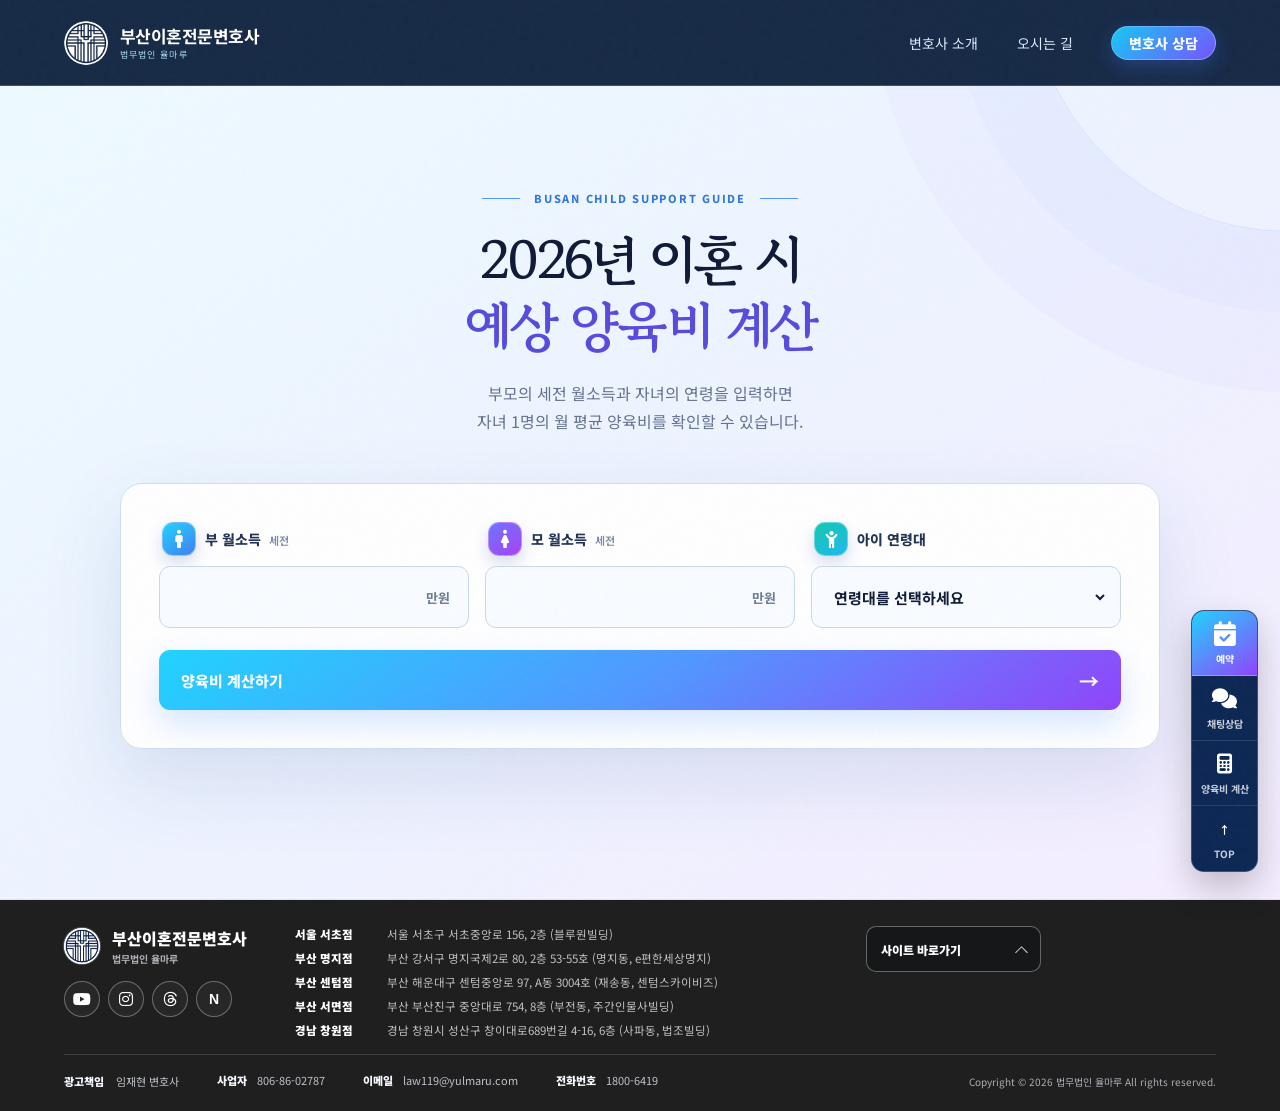
<file: child-support.html>
<!doctype html>
<html lang="ko">
<head>
  <meta charset="UTF-8" />
  <meta name="viewport" content="width=device-width, initial-scale=1.0" />
  <meta name="description" content="부모의 세전 월소득과 자녀 연령을 입력해 자녀 1명의 예상 월 양육비를 확인하는 참고 계산기입니다." />
  <meta name="theme-color" content="#071a38" />
  <title>예상 양육비 계산 | 부산이혼전문변호사 법무법인 율마루</title>
  <link rel="preconnect" href="https://fonts.googleapis.com" />
  <link rel="preconnect" href="https://fonts.gstatic.com" crossorigin />
  <link href="https://fonts.googleapis.com/css2?family=Gowun+Batang:wght@400;700&family=Material+Symbols+Rounded:opsz,wght,FILL,GRAD@24,500,1,0&family=Noto+Sans+KR:wght@400;500;600;700;800;900&display=swap" rel="stylesheet" />
  <link href="https://cdn.jsdelivr.net/npm/@fortawesome/fontawesome-free@6.7.2/css/all.min.css" rel="stylesheet" />
  <link rel="stylesheet" href="styles.css" />
</head>
<body class="child-support-page-body">
  <div class="noise" aria-hidden="true"></div>

  <header class="site-header" id="top">
    <a class="brand" href="index.html" aria-label="부산이혼전문변호사 홈으로 이동">
      <img src="assets/yulmaru-logo.png" alt="법무법인 율마루 로고" />
      <span><b>부산이혼전문변호사</b><small>법무법인 율마루</small></span>
    </a>
    <nav aria-label="주요 메뉴">
      <a href="lawyers.html">변호사 소개</a>
      <a href="directions.html">오시는 길</a>
      <a class="nav-inquiry-badge" href="inquiry.html">변호사 상담</a>
    </nav>
    <button class="menu-toggle" type="button" aria-expanded="false" aria-label="메뉴 열기"><i></i><i></i><i></i></button>
  </header>

  <main class="child-support-standalone">
    <section class="child-support-calculator" id="child-support" aria-labelledby="child-support-title">
      <div class="child-support-inner">
        <header class="child-support-heading">
          <p><span></span> BUSAN CHILD SUPPORT GUIDE <span></span></p>
          <h1 id="child-support-title">2026년 이혼 시<br /><em>예상 양육비 계산</em></h1>
          <p>부모의 세전 월소득과 자녀의 연령을 입력하면<br />자녀 1명의 월 평균 양육비를 확인할 수 있습니다.</p>
        </header>

        <form class="support-calc-card" id="support-calc-form" novalidate>
          <div class="support-calc-fields">
            <label class="support-field" for="father-income">
              <span class="support-field-label"><i class="support-field-icon support-field-icon-father" aria-hidden="true">man</i><span>부 월소득 <small>세전</small></span></span>
              <span class="support-input-shell"><input id="father-income" name="fatherIncome" type="number" min="0" step="1" inputmode="numeric" required /><b>만원</b></span>
            </label>
            <label class="support-field" for="mother-income">
              <span class="support-field-label"><i class="support-field-icon support-field-icon-mother" aria-hidden="true">woman</i><span>모 월소득 <small>세전</small></span></span>
              <span class="support-input-shell"><input id="mother-income" name="motherIncome" type="number" min="0" step="1" inputmode="numeric" required /><b>만원</b></span>
            </label>
            <label class="support-field" for="child-age-band">
              <span class="support-field-label"><i class="support-field-icon support-field-icon-age" aria-hidden="true"><span class="fa-solid fa-child-reaching"></span></i><span>아이 연령대</span></span>
              <span class="support-input-shell support-select-shell">
                <select id="child-age-band" name="childAgeBand" required>
                  <option value="">연령대를 선택하세요</option>
                  <option value="age0_2">0 ~ 2세</option><option value="age3_5">3 ~ 5세</option><option value="age6_8">6 ~ 8세</option>
                  <option value="age9_11">9 ~ 11세</option><option value="age12_14">12 ~ 14세</option><option value="age15_18">15 ~ 18세</option>
                </select>
              </span>
            </label>
          </div>
          <button class="support-calc-submit" type="submit"><span>양육비 계산하기</span><b aria-hidden="true">→</b></button>
          <p class="support-calc-error" id="support-calc-error" role="alert" hidden>부·모의 월소득과 아이 연령대를 모두 입력해 주세요.</p>
          <section class="support-result" id="support-result" aria-live="polite" hidden>
            <div class="support-result-main"><span>자녀 1명당 월 평균 양육비</span><strong id="support-result-amount">0원</strong><small id="support-result-summary"></small></div>
            <div class="support-result-shares" aria-label="부모 소득분담 참고값">
              <div><span>부 소득분담</span><b id="father-share-result">-</b></div><div><span>모 소득분담</span><b id="mother-share-result">-</b></div>
            </div>
            <p id="support-result-note">입력한 소득 비율에 따른 단순 참고값이며, 실제 지급액은 양육자 여부와 재산·교육비·치료비·양육환경 등에 따라 달라질 수 있습니다.</p>
          </section>
        </form>
      </div>
    </section>
  </main>

<footer class="site-footer" id="locations"> <div class="footer-main"> <div class="footer-brand-block"> <div class="footer-brand-heading"> <span class="footer-brand-logo"> <img src="assets/yulmaru-logo.png" alt="율마루 로고" /> </span> <span class="footer-brand-copy"> <strong>부산이혼전문변호사</strong> <small>법무법인 율마루</small> </span> </div> <div class="footer-social" aria-label="소셜 채널 바로가기"> <a href="https://www.youtube.com/@yulmaru_n/videos" target="_blank" rel="noopener noreferrer" aria-label="유튜브 이혼의 전설"><i class="fa-brands fa-youtube" aria-hidden="true"></i></a> <a href="https://www.instagram.com/yulmaru_n" target="_blank" rel="noopener noreferrer" aria-label="율마루 인스타그램"><i class="fa-brands fa-instagram" aria-hidden="true"></i></a> <a href="https://www.threads.com/@yulmaru911?hl=ko" target="_blank" rel="noopener noreferrer" aria-label="율마루 스레드"><i class="fa-brands fa-threads" aria-hidden="true"></i></a> <a href="https://blog.naver.com/yulmaru119" target="_blank" rel="noopener noreferrer" aria-label="율마루 네이버 블로그"><b aria-hidden="true">N</b></a> </div> </div> <div class="footer-office-grid" aria-label="법무법인 율마루 지점 안내"> <div class="footer-office"> <b>서울 서초점</b> <span>서울 서초구 서초중앙로 156, 2층 (블루원빌딩)</span> </div> <div class="footer-office"> <b>부산 명지점</b> <span>부산 강서구 명지국제2로 80, 2층 53-55호 (명지동, e편한세상명지)</span> </div> <div class="footer-office"> <b>부산 센텀점</b> <span>부산 해운대구 센텀중앙로 97, A동 3004호 (재송동, 센텀스카이비즈)</span> </div> <div class="footer-office"> <b>부산 서면점</b> <span>부산 부산진구 중앙대로 754, 8층 (부전동, 주간인물사빌딩)</span> </div> <div class="footer-office"> <b>경남 창원점</b> <span>경남 창원시 성산구 창이대로689번길 4-16, 6층 (사파동, 법조빌딩)</span> </div> </div> <div class="footer-quick-column"> <details class="footer-site-links"> <summary class="footer-site-links-title"> <strong>사이트 바로가기</strong> <span aria-hidden="true"> </span> </summary> <div class="footer-site-links-menu"> <a href="https://yulmaru.co.kr/" target="_blank" rel="noopener noreferrer">율마루 홈페이지</a> <a href="https://yulmaru-recover.co.kr/" target="_blank" rel="noopener noreferrer">회생파산 홈페이지</a> </div> </details> </div> </div> <div class="footer-sub"> <div class="footer-notice"> <b>광고책임</b> <span>임재현 변호사</span> </div> <div class="footer-business"> <b>사업자</b> <span>806-86-02787</span> <b>이메일</b> <span>law119@yulmaru.com</span> <b>전화번호</b> <span>1800-6419</span> </div> <p class="footer-copy">Copyright © 2026 법무법인 율마루 All rights reserved.</p> </div> </footer>

  <aside class="quick-menu" aria-label="빠른 상담">
    <button class="quick-reserve" type="button" aria-expanded="false" aria-controls="quick-booking-menu"><i class="fa-solid fa-calendar-check" aria-hidden="true"></i><span>예약</span></button>
    <button class="quick-chat" type="button" aria-expanded="false" aria-controls="quick-chat-menu"><i class="fa-solid fa-comments" aria-hidden="true"></i><span>채팅상담</span></button>
    <a href="#child-support"><i class="fa-solid fa-calculator" aria-hidden="true"></i><span>양육비 계산</span></a>
    <a href="#top"><b>↑</b><span>TOP</span></a>
    <div class="quick-booking-menu" id="quick-booking-menu" aria-label="예약 지점 선택" hidden>
      <a href="https://booking.naver.com/booking/13/bizes/555238" target="_blank" rel="noopener noreferrer">명지</a><a href="https://booking.naver.com/booking/6/bizes/990663" target="_blank" rel="noopener noreferrer">센텀</a><a href="https://booking.naver.com/booking/13/bizes/1157793" target="_blank" rel="noopener noreferrer">서면</a><a href="https://booking.naver.com/booking/6/bizes/1466063" target="_blank" rel="noopener noreferrer">창원</a>
    </div>
    <div class="quick-chat-menu" id="quick-chat-menu" aria-label="채팅 상담 채널 선택" hidden><a href="https://talk.naver.com/ct/w3snxlc" target="_blank" rel="noopener noreferrer">네이버</a><a href="http://pf.kakao.com/_Ykxfxkxj/chat" target="_blank" rel="noopener noreferrer">카톡</a></div>
  </aside>

  <nav class="mobile-bar" aria-label="모바일 빠른 메뉴">
    <a href="directions.html"><i class="fa-solid fa-location-dot" aria-hidden="true"></i><span>오시는 길</span></a>
    <a href="#child-support" aria-current="page"><i class="fa-solid fa-calculator" aria-hidden="true"></i><span>양육비 계산</span></a>
    <button class="mobile-reserve" type="button" aria-expanded="false" aria-controls="mobile-booking-menu"><i class="fa-solid fa-calendar-check" aria-hidden="true"></i><span>예약</span></button>
    <a href="tel:1800-6419"><i class="fa-solid fa-phone" aria-hidden="true"></i><span>전화</span></a>
    <button class="mobile-chat" type="button" aria-expanded="false" aria-controls="mobile-chat-menu"><i class="fa-solid fa-comments" aria-hidden="true"></i><span>채팅상담</span></button>
    <div class="mobile-booking-menu" id="mobile-booking-menu" aria-label="예약 지점 선택" hidden>
      <a href="https://booking.naver.com/booking/13/bizes/555238" target="_blank" rel="noopener noreferrer">명지</a><a href="https://booking.naver.com/booking/6/bizes/990663" target="_blank" rel="noopener noreferrer">센텀</a><a href="https://booking.naver.com/booking/13/bizes/1157793" target="_blank" rel="noopener noreferrer">서면</a><a href="https://booking.naver.com/booking/6/bizes/1466063" target="_blank" rel="noopener noreferrer">창원</a>
    </div>
    <div class="mobile-chat-menu" id="mobile-chat-menu" aria-label="채팅 상담 채널 선택" hidden><a href="https://talk.naver.com/ct/w3snxlc" target="_blank" rel="noopener noreferrer">네이버</a><a href="http://pf.kakao.com/_Ykxfxkxj/chat" target="_blank" rel="noopener noreferrer">카톡</a></div>
  </nav>

  <script src="mobile-booking.js"></script>
  <script src="child-support.js"></script>
</body>
</html>
</file>
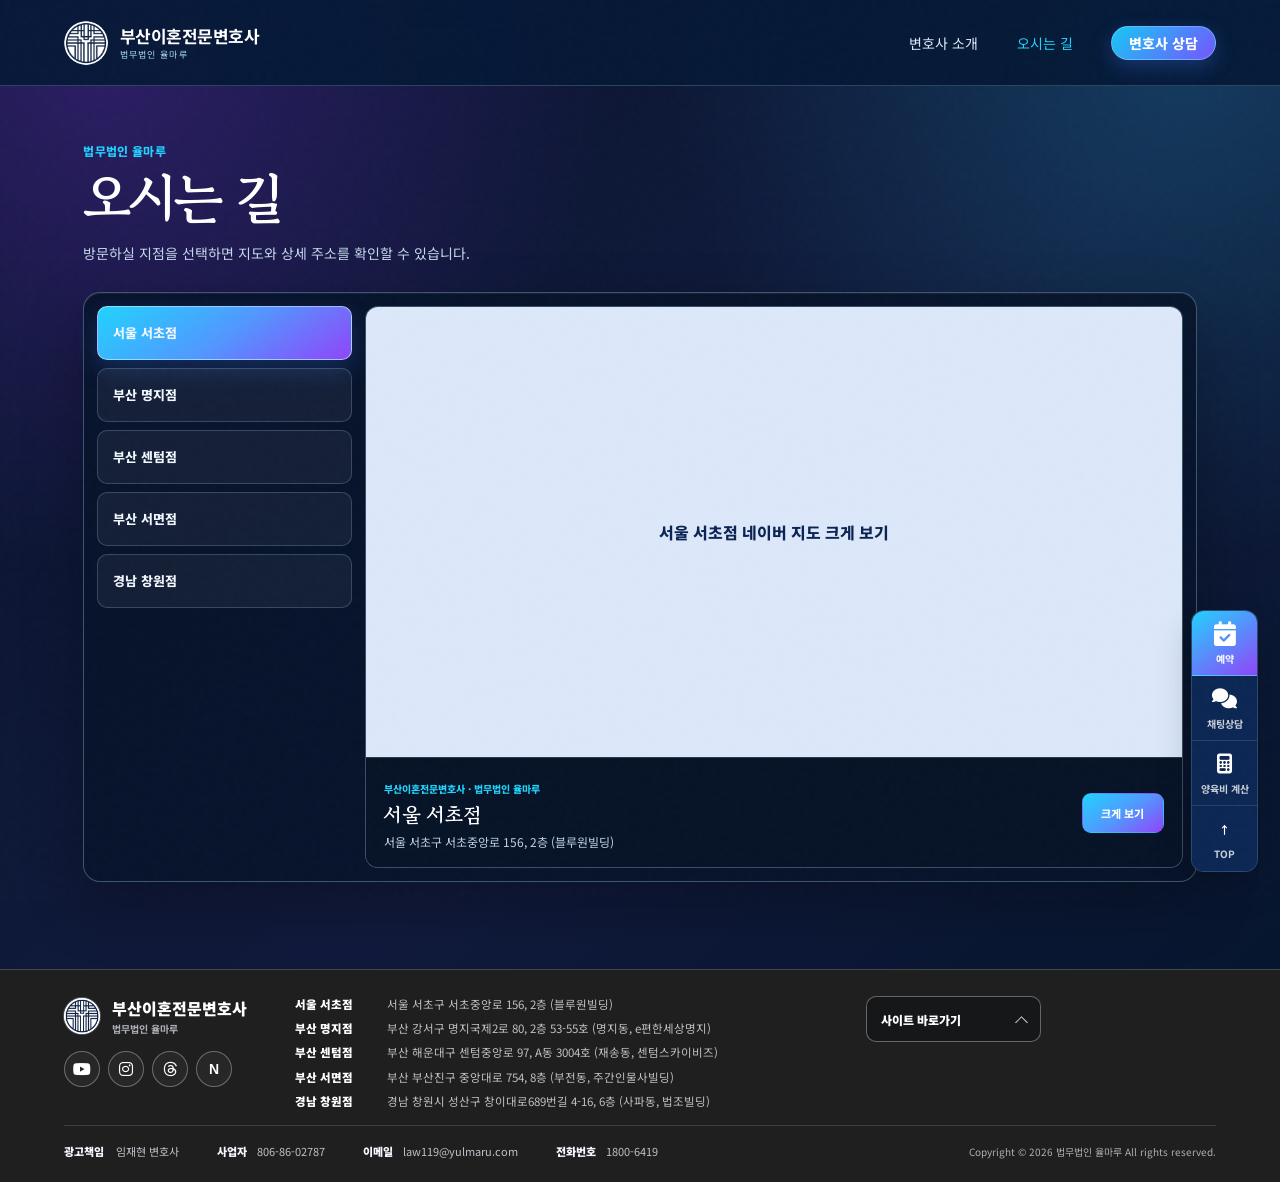
<file: directions.html>
<!doctype html>
<html lang="ko">
<head>
  <meta charset="UTF-8" />
  <meta name="viewport" content="width=device-width, initial-scale=1.0" />
  <meta name="description" content="법무법인 율마루 서울 서초·부산 명지·센텀·서면·경남 창원 지점의 위치와 상세 주소를 안내합니다." />
  <meta name="theme-color" content="#071a38" />
  <title>오시는 길 | 부산이혼전문변호사 법무법인 율마루</title>
  <link rel="preconnect" href="https://fonts.googleapis.com" />
  <link rel="preconnect" href="https://fonts.gstatic.com" crossorigin />
  <link href="https://fonts.googleapis.com/css2?family=Gowun+Batang:wght@400;700&family=Material+Symbols+Rounded:opsz,wght,FILL,GRAD@24,500,1,0&family=Noto+Sans+KR:wght@400;500;600;700;800;900&display=swap" rel="stylesheet" />
  <link href="https://cdn.jsdelivr.net/npm/@fortawesome/fontawesome-free@6.7.2/css/all.min.css" rel="stylesheet" />
  <link rel="stylesheet" href="styles.css?v=260916-2" />
</head>
<body class="directions-body">
  <div class="noise" aria-hidden="true"></div>

  <header class="site-header" id="top">
    <a class="brand" href="index.html" aria-label="부산이혼전문변호사 홈으로 이동">
      <img src="assets/yulmaru-logo.png" alt="법무법인 율마루 로고" />
      <span><b>부산이혼전문변호사</b><small>법무법인 율마루</small></span>
    </a>
    <nav aria-label="주요 메뉴">
      <a href="lawyers.html">변호사 소개</a>
      <a href="#directions" aria-current="page">오시는 길</a>
      <a class="nav-inquiry-badge" href="inquiry.html">변호사 상담</a>
    </nav>
    <button class="menu-toggle" type="button" aria-expanded="false" aria-label="메뉴 열기"><i></i><i></i><i></i></button>
  </header>

  <main class="directions-page" id="directions">
    <section class="directions-hero" aria-labelledby="directions-title">
      <div class="directions-shell">
        <p class="eyebrow">법무법인 율마루</p>
        <h1 id="directions-title">오시는 길</h1>
        <p>방문하실 지점을 선택하면 지도와 상세 주소를 확인할 수 있습니다.</p>
      </div>
    </section>

    <section class="directions-content" aria-label="법무법인 율마루 지점 안내">
      <div class="directions-shell directions-layout">
        <nav class="directions-branch-list" aria-label="지점 선택">
          <button class="directions-branch active" type="button" data-office="seocho" aria-pressed="true">
            <span>서울 서초점</span><small>서초중앙로 156</small>
          </button>
          <button class="directions-branch" type="button" data-office="myeongji" aria-pressed="false">
            <span>부산 명지점</span><small>명지국제2로 80</small>
          </button>
          <button class="directions-branch" type="button" data-office="centum" aria-pressed="false">
            <span>부산 센텀점</span><small>센텀중앙로 97</small>
          </button>
          <button class="directions-branch" type="button" data-office="seomyeon" aria-pressed="false">
            <span>부산 서면점</span><small>중앙대로 754</small>
          </button>
          <button class="directions-branch" type="button" data-office="changwon" aria-pressed="false">
            <span>경남 창원점</span><small>창이대로689번길 4-16</small>
          </button>
        </nav>

        <article class="directions-map-card">
          <div class="directions-map-frame">
            <div id="directions-map" role="application" aria-label="법무법인 율마루 서울 서초점 네이버 지도"></div>
          </div>
          <div class="directions-map-info">
            <div>
              <small>부산이혼전문변호사 · 법무법인 율마루</small>
              <h2 id="directions-office-name">서울 서초점</h2>
              <p id="directions-office-address">서울 서초구 서초중앙로 156, 2층 (블루원빌딩)</p>
            </div>
            <div class="directions-map-actions">
              <a id="directions-map-link" href="https://naver.me/GM3faNeL" target="_blank" rel="noopener noreferrer">크게 보기 <span aria-hidden="true">↗</span></a>
            </div>
          </div>
        </article>
      </div>
    </section>
  </main>

<footer class="site-footer" id="locations"> <div class="footer-main"> <div class="footer-brand-block"> <div class="footer-brand-heading"> <span class="footer-brand-logo"> <img src="assets/yulmaru-logo.png" alt="율마루 로고" /> </span> <span class="footer-brand-copy"> <strong>부산이혼전문변호사</strong> <small>법무법인 율마루</small> </span> </div> <div class="footer-social" aria-label="소셜 채널 바로가기"> <a href="https://www.youtube.com/@yulmaru_n/videos" target="_blank" rel="noopener noreferrer" aria-label="유튜브 이혼의 전설"><i class="fa-brands fa-youtube" aria-hidden="true"></i></a> <a href="https://www.instagram.com/yulmaru_n" target="_blank" rel="noopener noreferrer" aria-label="율마루 인스타그램"><i class="fa-brands fa-instagram" aria-hidden="true"></i></a> <a href="https://www.threads.com/@yulmaru911?hl=ko" target="_blank" rel="noopener noreferrer" aria-label="율마루 스레드"><i class="fa-brands fa-threads" aria-hidden="true"></i></a> <a href="https://blog.naver.com/yulmaru119" target="_blank" rel="noopener noreferrer" aria-label="율마루 네이버 블로그"><b aria-hidden="true">N</b></a> </div> </div> <div class="footer-office-grid" aria-label="법무법인 율마루 지점 안내"> <div class="footer-office"> <b>서울 서초점</b> <span>서울 서초구 서초중앙로 156, 2층 (블루원빌딩)</span> </div> <div class="footer-office"> <b>부산 명지점</b> <span>부산 강서구 명지국제2로 80, 2층 53-55호 (명지동, e편한세상명지)</span> </div> <div class="footer-office"> <b>부산 센텀점</b> <span>부산 해운대구 센텀중앙로 97, A동 3004호 (재송동, 센텀스카이비즈)</span> </div> <div class="footer-office"> <b>부산 서면점</b> <span>부산 부산진구 중앙대로 754, 8층 (부전동, 주간인물사빌딩)</span> </div> <div class="footer-office"> <b>경남 창원점</b> <span>경남 창원시 성산구 창이대로689번길 4-16, 6층 (사파동, 법조빌딩)</span> </div> </div> <div class="footer-quick-column"> <details class="footer-site-links"> <summary class="footer-site-links-title"> <strong>사이트 바로가기</strong> <span aria-hidden="true"> </span> </summary> <div class="footer-site-links-menu"> <a href="https://yulmaru.co.kr/" target="_blank" rel="noopener noreferrer">율마루 홈페이지</a> <a href="https://yulmaru-recover.co.kr/" target="_blank" rel="noopener noreferrer">회생파산 홈페이지</a> </div> </details> </div> </div> <div class="footer-sub"> <div class="footer-notice"> <b>광고책임</b> <span>임재현 변호사</span> </div> <div class="footer-business"> <b>사업자</b> <span>806-86-02787</span> <b>이메일</b> <span>law119@yulmaru.com</span> <b>전화번호</b> <span>1800-6419</span> </div> <p class="footer-copy">Copyright © 2026 법무법인 율마루 All rights reserved.</p> </div> </footer>

  <aside class="quick-menu" aria-label="빠른 상담">
    <button class="quick-reserve" type="button" aria-expanded="false" aria-controls="quick-booking-menu"><i class="fa-solid fa-calendar-check" aria-hidden="true"></i><span>예약</span></button>
    <button class="quick-chat" type="button" aria-expanded="false" aria-controls="quick-chat-menu"><i class="fa-solid fa-comments" aria-hidden="true"></i><span>채팅상담</span></button>
    <a href="child-support.html"><i class="fa-solid fa-calculator" aria-hidden="true"></i><span>양육비 계산</span></a>
    <a href="#top"><b>↑</b><span>TOP</span></a>
    <div class="quick-booking-menu" id="quick-booking-menu" aria-label="예약 지점 선택" hidden>
      <a href="https://booking.naver.com/booking/13/bizes/555238" target="_blank" rel="noopener noreferrer">명지</a>
      <a href="https://booking.naver.com/booking/6/bizes/990663" target="_blank" rel="noopener noreferrer">센텀</a>
      <a href="https://booking.naver.com/booking/13/bizes/1157793" target="_blank" rel="noopener noreferrer">서면</a>
      <a href="https://booking.naver.com/booking/6/bizes/1466063" target="_blank" rel="noopener noreferrer">창원</a>
    </div>
    <div class="quick-chat-menu" id="quick-chat-menu" aria-label="채팅 상담 채널 선택" hidden><a href="https://talk.naver.com/ct/w3snxlc" target="_blank" rel="noopener noreferrer">네이버</a><a href="http://pf.kakao.com/_Ykxfxkxj/chat" target="_blank" rel="noopener noreferrer">카톡</a></div>
  </aside>

  <nav class="mobile-bar" aria-label="모바일 빠른 메뉴">
    <a href="#directions" aria-current="page"><i class="fa-solid fa-location-dot" aria-hidden="true"></i><span>오시는 길</span></a>
    <a href="child-support.html"><i class="fa-solid fa-calculator" aria-hidden="true"></i><span>양육비 계산</span></a>
    <button class="mobile-reserve" type="button" aria-expanded="false" aria-controls="mobile-booking-menu"><i class="fa-solid fa-calendar-check" aria-hidden="true"></i><span>예약</span></button>
    <a href="tel:1800-6419"><i class="fa-solid fa-phone" aria-hidden="true"></i><span>전화</span></a>
    <button class="mobile-chat" type="button" aria-expanded="false" aria-controls="mobile-chat-menu"><i class="fa-solid fa-comments" aria-hidden="true"></i><span>채팅상담</span></button>
    <div class="mobile-booking-menu" id="mobile-booking-menu" aria-label="예약 지점 선택" hidden>
      <a href="https://booking.naver.com/booking/13/bizes/555238" target="_blank" rel="noopener noreferrer">명지</a>
      <a href="https://booking.naver.com/booking/6/bizes/990663" target="_blank" rel="noopener noreferrer">센텀</a>
      <a href="https://booking.naver.com/booking/13/bizes/1157793" target="_blank" rel="noopener noreferrer">서면</a>
      <a href="https://booking.naver.com/booking/6/bizes/1466063" target="_blank" rel="noopener noreferrer">창원</a>
    </div>
    <div class="mobile-chat-menu" id="mobile-chat-menu" aria-label="채팅 상담 채널 선택" hidden><a href="https://talk.naver.com/ct/w3snxlc" target="_blank" rel="noopener noreferrer">네이버</a><a href="http://pf.kakao.com/_Ykxfxkxj/chat" target="_blank" rel="noopener noreferrer">카톡</a></div>
  </nav>

  <script src="https://oapi.map.naver.com/openapi/v3/maps.js?ncpKeyId=xj39aabqzb"></script>
  <script src="mobile-booking.js"></script>
  <script src="directions.js?v=4"></script>
</body>
</html>
</file>
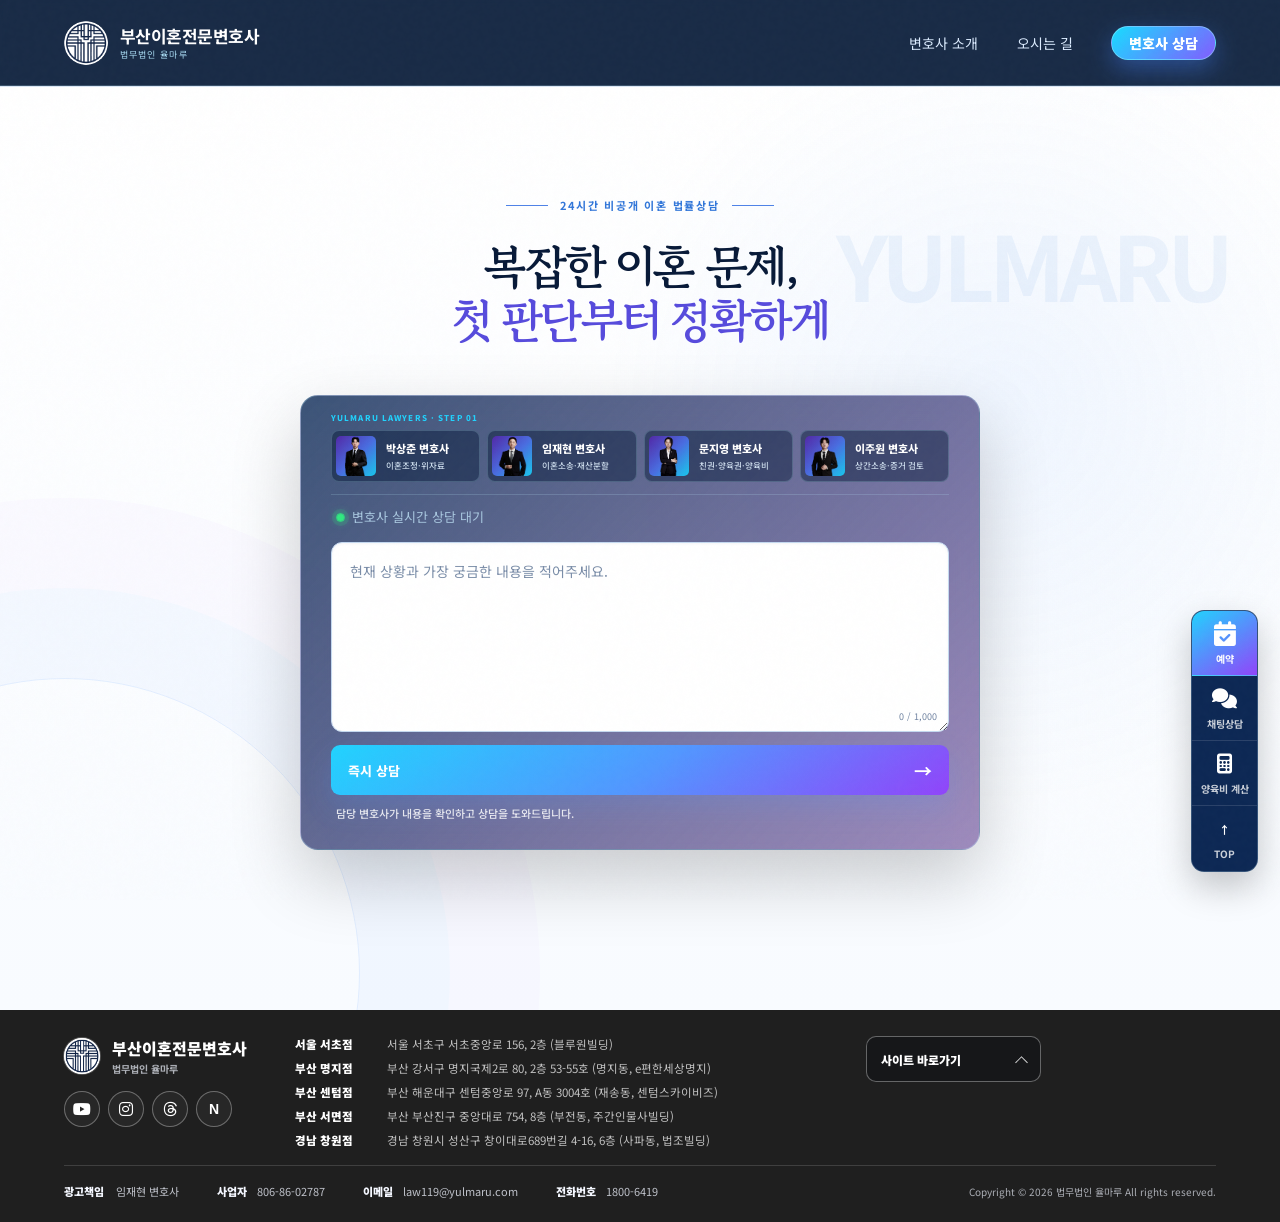
<file: inquiry.html>
<!doctype html>
<html lang="ko">
<head>
  <meta charset="UTF-8" />
  <meta name="viewport" content="width=device-width, initial-scale=1.0" />
  <meta name="description" content="부산이혼전문변호사 법무법인 율마루 비공개 이혼 법률상담 문의" />
  <meta name="theme-color" content="#f7fbff" />
  <title>문의 하기 | 부산이혼전문변호사 법무법인 율마루</title>
  <link rel="preconnect" href="https://fonts.googleapis.com" />
  <link rel="preconnect" href="https://fonts.gstatic.com" crossorigin />
  <link href="https://fonts.googleapis.com/css2?family=Gowun+Batang:wght@400;700&family=Noto+Sans+KR:wght@400;500;600;700;800;900&display=swap" rel="stylesheet" />
  <link href="https://cdn.jsdelivr.net/npm/@fortawesome/fontawesome-free@6.7.2/css/all.min.css" rel="stylesheet" />
  <link rel="stylesheet" href="styles.css" />
</head>
<body class="inquiry-body">
  <div class="noise" aria-hidden="true"></div>
  <header class="site-header" id="top">
    <a class="brand" href="index.html" aria-label="부산이혼전문변호사 홈으로 이동">
      <img src="assets/yulmaru-logo.png" alt="법무법인 율마루 로고" />
      <span><b>부산이혼전문변호사</b><small>법무법인 율마루</small></span>
    </a>
    <nav aria-label="주요 메뉴">
      <a href="lawyers.html">변호사 소개</a>
      <a href="directions.html">오시는 길</a>
      <a class="nav-inquiry-badge" href="#inquiry" aria-current="page">변호사 상담</a>
    </nav>
    <button class="menu-toggle" type="button" aria-expanded="false" aria-label="메뉴 열기"><i></i><i></i><i></i></button>
  </header>

  <main id="inquiry">
    <section class="hero inquiry-hero" aria-labelledby="hero-title">
      <div class="hero-copy">
        <p class="eyebrow"><span></span> 24시간 비공개 이혼 법률상담 <span></span></p>
        <h1 class="hero-kicker" id="hero-title">복잡한 이혼 문제,<br /><em>첫 판단부터 정확하게</em></h1>
        <section class="hero-consult-card" id="consult" aria-label="비공개 이혼 법률상담">
          <section class="consult-lawyer-selector" aria-label="상담 변호사 선택">
            <div class="consult-lawyer-heading"><small>YULMARU LAWYERS · STEP 01</small></div>
            <div class="consult-lawyer-grid">
              <button class="consult-lawyer-card" type="button" data-consult-lawyer="박상준" aria-pressed="false"><img src="assets/lawyer-cutout-park.png" alt="" /><span><b>박상준 변호사</b><small>이혼조정·위자료</small></span></button>
              <button class="consult-lawyer-card" type="button" data-consult-lawyer="임재현" aria-pressed="false"><img src="assets/lawyer-cutout-im.png" alt="" /><span><b>임재현 변호사</b><small>이혼소송·재산분할</small></span></button>
              <button class="consult-lawyer-card" type="button" data-consult-lawyer="문지영" aria-pressed="false"><img src="assets/lawyer-cutout-moon.png" alt="" /><span><b>문지영 변호사</b><small>친권·양육권·양육비</small></span></button>
              <button class="consult-lawyer-card" type="button" data-consult-lawyer="이주원" aria-pressed="false"><img src="assets/lawyer-cutout-lee.png" alt="" /><span><b>이주원 변호사</b><small>상간소송·증거 검토</small></span></button>
            </div>
          </section>
          <div class="privacy-note"><span class="pulse"></span> 변호사 실시간 상담 대기</div>
          <div class="hero-inquiry-wrap">
            <textarea id="hero-inquiry" maxlength="1000" placeholder="현재 상황과 가장 궁금한 내용을 적어주세요." aria-label="상담 내용" aria-describedby="hero-inquiry-help hero-inquiry-error"></textarea>
            <span id="hero-inquiry-count" aria-live="polite">0 / 1,000</span>
          </div>
          <p class="hero-form-error" id="hero-inquiry-error" role="alert" hidden>상담 내용을 입력해 주세요.</p>
          <button class="hero-consult-next" id="hero-consult-next" type="button"><span>즉시 상담</span><b aria-hidden="true">→</b></button>
          <p class="hero-consult-help" id="hero-inquiry-help">담당 변호사가 내용을 확인하고 상담을 도와드립니다.</p>
        </section>
      </div>
    </section>
  </main>

  <footer class="site-footer" id="locations">
    <div class="footer-main">
      <div class="footer-brand-block"><div class="footer-brand-heading"><span class="footer-brand-logo"><img src="assets/yulmaru-logo.png" alt="율마루 로고" /></span><span class="footer-brand-copy"><strong>부산이혼전문변호사</strong><small>법무법인 율마루</small></span></div><div class="footer-social" aria-label="소셜 채널 바로가기"><a href="https://www.youtube.com/@yulmaru_n/videos" target="_blank" rel="noopener noreferrer" aria-label="유튜브 이혼의 전설"><i class="fa-brands fa-youtube" aria-hidden="true"></i></a><a href="https://www.instagram.com/yulmaru_n" target="_blank" rel="noopener noreferrer" aria-label="율마루 인스타그램"><i class="fa-brands fa-instagram" aria-hidden="true"></i></a><a href="https://www.threads.com/@yulmaru911?hl=ko" target="_blank" rel="noopener noreferrer" aria-label="율마루 스레드"><i class="fa-brands fa-threads" aria-hidden="true"></i></a><a href="https://blog.naver.com/yulmaru119" target="_blank" rel="noopener noreferrer" aria-label="율마루 네이버 블로그"><b aria-hidden="true">N</b></a></div></div>
      <div class="footer-office-grid" aria-label="법무법인 율마루 지점 안내">
        <div class="footer-office"><b>서울 서초점</b><span>서울 서초구 서초중앙로 156, 2층 (블루원빌딩)</span></div>
        <div class="footer-office"><b>부산 명지점</b><span>부산 강서구 명지국제2로 80, 2층 53-55호 (명지동, e편한세상명지)</span></div>
        <div class="footer-office"><b>부산 센텀점</b><span>부산 해운대구 센텀중앙로 97, A동 3004호 (재송동, 센텀스카이비즈)</span></div>
        <div class="footer-office"><b>부산 서면점</b><span>부산 부산진구 중앙대로 754, 8층 (부전동, 주간인물사빌딩)</span></div>
        <div class="footer-office"><b>경남 창원점</b><span>경남 창원시 성산구 창이대로689번길 4-16, 6층 (사파동, 법조빌딩)</span></div>
      </div>
      <div class="footer-quick-column"><details class="footer-site-links"><summary class="footer-site-links-title"><strong>사이트 바로가기</strong><span aria-hidden="true"></span></summary><div class="footer-site-links-menu"> <a href="https://yulmaru.co.kr/" target="_blank" rel="noopener noreferrer">율마루 홈페이지</a> <a href="https://yulmaru-recover.co.kr/" target="_blank" rel="noopener noreferrer">회생파산 홈페이지</a> </div></details></div>
    </div>
    <div class="footer-sub"><div class="footer-notice"><b>광고책임</b><span>임재현 변호사</span></div><div class="footer-business"><b>사업자</b><span>806-86-02787</span><b>이메일</b><span>law119@yulmaru.com</span><b>전화번호</b><span>1800-6419</span></div><p class="footer-copy">Copyright © 2026 법무법인 율마루 All rights reserved.</p></div>
  </footer>

  <div class="consult-modal" id="consult-modal" hidden>
    <div class="consult-modal-backdrop" data-consult-close></div>
    <section class="consult-modal-panel" role="dialog" aria-modal="true" aria-labelledby="consult-modal-title" aria-describedby="consult-modal-desc">
      <button class="consult-modal-close" type="button" data-consult-close aria-label="상담 신청 창 닫기">×</button>
      <span class="consult-step">PRIVATE · STEP 02</span>
      <h2 id="consult-modal-title">변호사 실시간 상담 신청</h2>
      <p id="consult-modal-desc">입력하신 내용은 상담 목적으로만 사용되며 철저히 비밀로 보호됩니다.</p>
      <form id="consult-details-form" data-endpoint="https://script.google.com/macros/s/AKfycbyBw9MTDQV7moIouT1QuKckrTP6kk9oPUONnrVdubWu-1m5iP6ohuyZDRlI3ZLhbBJm/exec">
        <input name="lawyer" type="hidden" value="" />
        <label for="consult-name">이름<em>*</em></label>
        <input id="consult-name" name="name" type="text" autocomplete="name" maxlength="30" placeholder="이름을 입력해 주세요" required />
        <fieldset>
          <legend>연락처<em>*</em></legend>
          <input id="consult-phone" name="phone" type="tel" inputmode="numeric" autocomplete="tel" maxlength="13" placeholder="010-0000-0000" aria-label="연락처" data-phone-input required />
        </fieldset>
        <label class="consult-agree"><input name="privacyConsent" type="checkbox" required checked /><span>개인정보 수집·이용에 동의합니다.<em>*</em></span></label>
        <details class="consult-privacy-detail"><summary>개인정보 수집·이용 안내 보기</summary><p>수집 목적: 상담 신청 접수 및 회신<br />수집 항목: 성함, 연락처, 상담 내용<br />보유 기간: 수집일로부터 1년 후 파기</p></details>
        <input class="consult-honeypot" name="website" type="text" tabindex="-1" autocomplete="off" aria-hidden="true" />
        <button class="consult-submit" type="submit">상담 신청 완료 <span aria-hidden="true">→</span></button>
        <p class="consult-submit-status" id="consult-submit-status" role="status" aria-live="polite"></p>
      </form>
    </section>
  </div>
  <aside class="quick-menu" aria-label="빠른 상담">
    <button class="quick-reserve" type="button" aria-expanded="false" aria-controls="quick-booking-menu"><i class="fa-solid fa-calendar-check" aria-hidden="true"></i><span>예약</span></button>
    <button class="quick-chat" type="button" aria-expanded="false" aria-controls="quick-chat-menu"><i class="fa-solid fa-comments" aria-hidden="true"></i><span>채팅상담</span></button>
    <a href="child-support.html"><i class="fa-solid fa-calculator" aria-hidden="true"></i><span>양육비 계산</span></a>
    <a href="#top"><b>↑</b><span>TOP</span></a>
    <div class="quick-booking-menu" id="quick-booking-menu" aria-label="예약 지점 선택" hidden>
      <a href="https://booking.naver.com/booking/13/bizes/555238" target="_blank" rel="noopener noreferrer">명지</a>
      <a href="https://booking.naver.com/booking/6/bizes/990663" target="_blank" rel="noopener noreferrer">센텀</a>
      <a href="https://booking.naver.com/booking/13/bizes/1157793" target="_blank" rel="noopener noreferrer">서면</a>
      <a href="https://booking.naver.com/booking/6/bizes/1466063" target="_blank" rel="noopener noreferrer">창원</a>
    </div>
    <div class="quick-chat-menu" id="quick-chat-menu" aria-label="채팅 상담 채널 선택" hidden><a href="https://talk.naver.com/ct/w3snxlc" target="_blank" rel="noopener noreferrer">네이버</a><a href="http://pf.kakao.com/_Ykxfxkxj/chat" target="_blank" rel="noopener noreferrer">카톡</a></div>
  </aside>

  <nav class="mobile-bar" aria-label="모바일 빠른 메뉴">
    <a href="directions.html"><i class="fa-solid fa-location-dot" aria-hidden="true"></i><span>오시는 길</span></a>
    <a href="child-support.html"><i class="fa-solid fa-calculator" aria-hidden="true"></i><span>양육비 계산</span></a>
    <button class="mobile-reserve" type="button" aria-expanded="false" aria-controls="mobile-booking-menu"><i class="fa-solid fa-calendar-check" aria-hidden="true"></i><span>예약</span></button>
    <a href="tel:1800-6419"><i class="fa-solid fa-phone" aria-hidden="true"></i><span>전화</span></a>
    <button class="mobile-chat" type="button" aria-expanded="false" aria-controls="mobile-chat-menu"><i class="fa-solid fa-comments" aria-hidden="true"></i><span>채팅상담</span></button>
    <div class="mobile-booking-menu" id="mobile-booking-menu" aria-label="예약 지점 선택" hidden>
      <a href="https://booking.naver.com/booking/13/bizes/555238" target="_blank" rel="noopener noreferrer">명지</a>
      <a href="https://booking.naver.com/booking/6/bizes/990663" target="_blank" rel="noopener noreferrer">센텀</a>
      <a href="https://booking.naver.com/booking/13/bizes/1157793" target="_blank" rel="noopener noreferrer">서면</a>
      <a href="https://booking.naver.com/booking/6/bizes/1466063" target="_blank" rel="noopener noreferrer">창원</a>
    </div>
    <div class="mobile-chat-menu" id="mobile-chat-menu" aria-label="채팅 상담 채널 선택" hidden><a href="https://talk.naver.com/ct/w3snxlc" target="_blank" rel="noopener noreferrer">네이버</a><a href="http://pf.kakao.com/_Ykxfxkxj/chat" target="_blank" rel="noopener noreferrer">카톡</a></div>
  </nav>
  <script src="inquiry.js"></script>
  <script src="mobile-booking.js"></script>
</body>
</html>
</file>
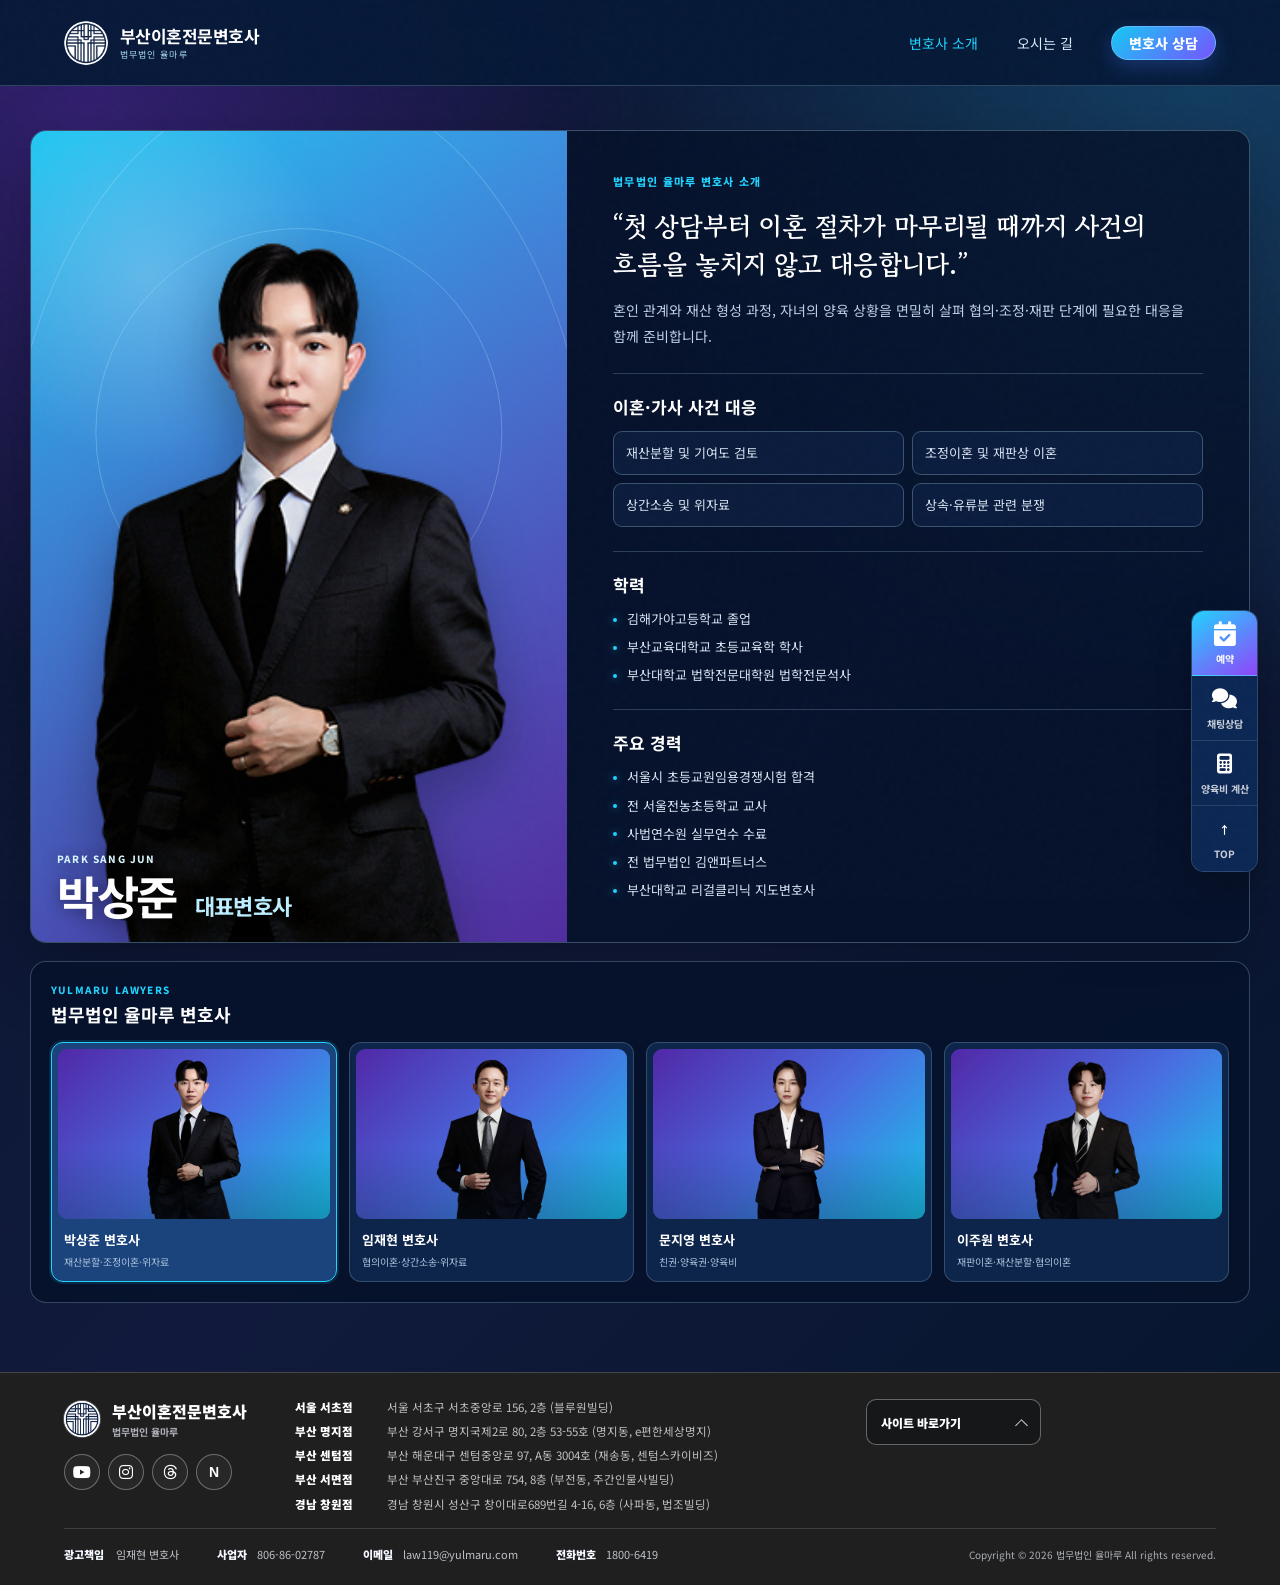
<file: lawyers.html>
<!doctype html>
<html lang="ko">
<head>
  <meta charset="UTF-8" />
  <meta name="viewport" content="width=device-width, initial-scale=1.0" />
  <meta name="description" content="법무법인 율마루 임재현·박상준·문지영·이주원 변호사의 주요 업무와 경력을 소개합니다." />
  <meta name="theme-color" content="#071a38" />
  <title>변호사 소개 | 부산이혼전문변호사 법무법인 율마루</title>
  <link rel="preconnect" href="https://fonts.googleapis.com" />
  <link rel="preconnect" href="https://fonts.gstatic.com" crossorigin />
  <link href="https://fonts.googleapis.com/css2?family=Gowun+Batang:wght@400;700&family=Material+Symbols+Rounded:opsz,wght,FILL,GRAD@24,500,1,0&family=Noto+Sans+KR:wght@400;500;600;700;800;900&display=swap" rel="stylesheet" />
  <link href="https://cdn.jsdelivr.net/npm/@fortawesome/fontawesome-free@6.7.2/css/all.min.css" rel="stylesheet" />
  <link rel="stylesheet" href="styles.css" />
</head>
<body class="lawyers-body">
  <div class="noise" aria-hidden="true"></div>

  <header class="site-header" id="top">
    <a class="brand" href="index.html" aria-label="부산이혼전문변호사 홈으로 이동">
      <img src="assets/yulmaru-logo.png" alt="법무법인 율마루 로고" />
      <span><b>부산이혼전문변호사</b><small>법무법인 율마루</small></span>
    </a>
    <nav aria-label="주요 메뉴">
      <a href="#lawyer-profiles" aria-current="page">변호사 소개</a>
      <a href="directions.html">오시는 길</a>
      <a class="nav-inquiry-badge" href="inquiry.html">변호사 상담</a>
    </nav>
    <button class="menu-toggle" type="button" aria-expanded="false" aria-label="메뉴 열기"><i></i><i></i><i></i></button>
  </header>

  <main class="lawyers-page" id="lawyer-profiles">
    <div class="lawyers-shell">
      <article class="lawyer-profile-panel" aria-live="polite">
        <div class="lawyer-profile-visual">
          <div class="lawyer-profile-halo" aria-hidden="true"></div>
          <img id="profile-image" src="assets/lawyer-cutout-park.png" alt="박상준 대표변호사" />
          <div class="lawyer-profile-name">
            <small id="profile-name-en">PARK SANG JUN</small>
            <h1><span id="profile-name">박상준</span> <em id="profile-role">대표변호사</em></h1>
          </div>
        </div>

        <div class="lawyer-profile-content">
          <p class="lawyer-profile-kicker">법무법인 율마루 변호사 소개</p>
          <blockquote id="profile-quote">“첫 상담부터 이혼 절차가 마무리될 때까지 사건의 흐름을 놓치지 않고 대응합니다.”</blockquote>
          <p class="lawyer-profile-summary" id="profile-summary">혼인 관계와 재산 형성 과정, 자녀의 양육 상황을 면밀히 살펴 협의·조정·재판 단계에 필요한 대응을 함께 준비합니다.</p>

          <section class="lawyer-profile-section">
            <h2>이혼·가사 사건 대응</h2>
            <ul class="lawyer-practice-list" id="profile-practice"></ul>
          </section>
          <section class="lawyer-profile-section">
            <h2>학력</h2>
            <ul id="profile-education"></ul>
          </section>
          <section class="lawyer-profile-section">
            <h2>주요 경력</h2>
            <ul id="profile-career"></ul>
          </section>
        </div>
      </article>

      <section class="lawyer-selector" aria-labelledby="lawyer-selector-title">
        <div class="lawyer-selector-heading">
          <p>YULMARU LAWYERS</p>
          <h2 id="lawyer-selector-title">법무법인 율마루 변호사</h2>
        </div>
        <div class="lawyer-selector-grid">
          <button class="lawyer-selector-card active" type="button" data-lawyer="park" aria-pressed="true">
            <span class="lawyer-selector-photo"><img src="assets/lawyer-cutout-park.png" alt="" /></span>
            <strong>박상준 변호사</strong><small>재산분할·조정이혼·위자료</small>
          </button>
          <button class="lawyer-selector-card" type="button" data-lawyer="im" aria-pressed="false">
            <span class="lawyer-selector-photo"><img src="assets/lawyer-cutout-im.png" alt="" /></span>
            <strong>임재현 변호사</strong><small>협의이혼·상간소송·위자료</small>
          </button>
          <button class="lawyer-selector-card" type="button" data-lawyer="moon" aria-pressed="false">
            <span class="lawyer-selector-photo"><img src="assets/lawyer-cutout-moon.png" alt="" /></span>
            <strong>문지영 변호사</strong><small>친권·양육권·양육비</small>
          </button>
          <button class="lawyer-selector-card" type="button" data-lawyer="lee" aria-pressed="false">
            <span class="lawyer-selector-photo"><img src="assets/lawyer-cutout-lee.png" alt="" /></span>
            <strong>이주원 변호사</strong><small>재판이혼·재산분할·협의이혼</small>
          </button>
        </div>
      </section>
    </div>
  </main>

<footer class="site-footer" id="locations"> <div class="footer-main"> <div class="footer-brand-block"> <div class="footer-brand-heading"> <span class="footer-brand-logo"> <img src="assets/yulmaru-logo.png" alt="율마루 로고" /> </span> <span class="footer-brand-copy"> <strong>부산이혼전문변호사</strong> <small>법무법인 율마루</small> </span> </div> <div class="footer-social" aria-label="소셜 채널 바로가기"> <a href="https://www.youtube.com/@yulmaru_n/videos" target="_blank" rel="noopener noreferrer" aria-label="유튜브 이혼의 전설"><i class="fa-brands fa-youtube" aria-hidden="true"></i></a> <a href="https://www.instagram.com/yulmaru_n" target="_blank" rel="noopener noreferrer" aria-label="율마루 인스타그램"><i class="fa-brands fa-instagram" aria-hidden="true"></i></a> <a href="https://www.threads.com/@yulmaru911?hl=ko" target="_blank" rel="noopener noreferrer" aria-label="율마루 스레드"><i class="fa-brands fa-threads" aria-hidden="true"></i></a> <a href="https://blog.naver.com/yulmaru119" target="_blank" rel="noopener noreferrer" aria-label="율마루 네이버 블로그"><b aria-hidden="true">N</b></a> </div> </div> <div class="footer-office-grid" aria-label="법무법인 율마루 지점 안내"> <div class="footer-office"> <b>서울 서초점</b> <span>서울 서초구 서초중앙로 156, 2층 (블루원빌딩)</span> </div> <div class="footer-office"> <b>부산 명지점</b> <span>부산 강서구 명지국제2로 80, 2층 53-55호 (명지동, e편한세상명지)</span> </div> <div class="footer-office"> <b>부산 센텀점</b> <span>부산 해운대구 센텀중앙로 97, A동 3004호 (재송동, 센텀스카이비즈)</span> </div> <div class="footer-office"> <b>부산 서면점</b> <span>부산 부산진구 중앙대로 754, 8층 (부전동, 주간인물사빌딩)</span> </div> <div class="footer-office"> <b>경남 창원점</b> <span>경남 창원시 성산구 창이대로689번길 4-16, 6층 (사파동, 법조빌딩)</span> </div> </div> <div class="footer-quick-column"> <details class="footer-site-links"> <summary class="footer-site-links-title"> <strong>사이트 바로가기</strong> <span aria-hidden="true"> </span> </summary> <div class="footer-site-links-menu"> <a href="https://yulmaru.co.kr/" target="_blank" rel="noopener noreferrer">율마루 홈페이지</a> <a href="https://yulmaru-recover.co.kr/" target="_blank" rel="noopener noreferrer">회생파산 홈페이지</a> </div> </details> </div> </div> <div class="footer-sub"> <div class="footer-notice"> <b>광고책임</b> <span>임재현 변호사</span> </div> <div class="footer-business"> <b>사업자</b> <span>806-86-02787</span> <b>이메일</b> <span>law119@yulmaru.com</span> <b>전화번호</b> <span>1800-6419</span> </div> <p class="footer-copy">Copyright © 2026 법무법인 율마루 All rights reserved.</p> </div> </footer>

  <aside class="quick-menu" aria-label="빠른 상담">
    <button class="quick-reserve" type="button" aria-expanded="false" aria-controls="quick-booking-menu"><i class="fa-solid fa-calendar-check" aria-hidden="true"></i><span>예약</span></button>
    <button class="quick-chat" type="button" aria-expanded="false" aria-controls="quick-chat-menu"><i class="fa-solid fa-comments" aria-hidden="true"></i><span>채팅상담</span></button>
    <a href="child-support.html"><i class="fa-solid fa-calculator" aria-hidden="true"></i><span>양육비 계산</span></a>
    <a href="#top"><b>↑</b><span>TOP</span></a>
    <div class="quick-booking-menu" id="quick-booking-menu" aria-label="예약 지점 선택" hidden>
      <a href="https://booking.naver.com/booking/13/bizes/555238" target="_blank" rel="noopener noreferrer">명지</a><a href="https://booking.naver.com/booking/6/bizes/990663" target="_blank" rel="noopener noreferrer">센텀</a><a href="https://booking.naver.com/booking/13/bizes/1157793" target="_blank" rel="noopener noreferrer">서면</a><a href="https://booking.naver.com/booking/6/bizes/1466063" target="_blank" rel="noopener noreferrer">창원</a>
    </div>
    <div class="quick-chat-menu" id="quick-chat-menu" aria-label="채팅 상담 채널 선택" hidden><a href="https://talk.naver.com/ct/w3snxlc" target="_blank" rel="noopener noreferrer">네이버</a><a href="http://pf.kakao.com/_Ykxfxkxj/chat" target="_blank" rel="noopener noreferrer">카톡</a></div>
  </aside>

  <nav class="mobile-bar" aria-label="모바일 빠른 메뉴">
    <a href="directions.html"><i class="fa-solid fa-location-dot" aria-hidden="true"></i><span>오시는 길</span></a>
    <a href="child-support.html"><i class="fa-solid fa-calculator" aria-hidden="true"></i><span>양육비 계산</span></a>
    <button class="mobile-reserve" type="button" aria-expanded="false" aria-controls="mobile-booking-menu"><i class="fa-solid fa-calendar-check" aria-hidden="true"></i><span>예약</span></button>
    <a href="tel:1800-6419"><i class="fa-solid fa-phone" aria-hidden="true"></i><span>전화</span></a>
    <button class="mobile-chat" type="button" aria-expanded="false" aria-controls="mobile-chat-menu"><i class="fa-solid fa-comments" aria-hidden="true"></i><span>채팅상담</span></button>
    <div class="mobile-booking-menu" id="mobile-booking-menu" aria-label="예약 지점 선택" hidden>
      <a href="https://booking.naver.com/booking/13/bizes/555238" target="_blank" rel="noopener noreferrer">명지</a><a href="https://booking.naver.com/booking/6/bizes/990663" target="_blank" rel="noopener noreferrer">센텀</a><a href="https://booking.naver.com/booking/13/bizes/1157793" target="_blank" rel="noopener noreferrer">서면</a><a href="https://booking.naver.com/booking/6/bizes/1466063" target="_blank" rel="noopener noreferrer">창원</a>
    </div>
    <div class="mobile-chat-menu" id="mobile-chat-menu" aria-label="채팅 상담 채널 선택" hidden><a href="https://talk.naver.com/ct/w3snxlc" target="_blank" rel="noopener noreferrer">네이버</a><a href="http://pf.kakao.com/_Ykxfxkxj/chat" target="_blank" rel="noopener noreferrer">카톡</a></div>
  </nav>

  <script src="mobile-booking.js"></script>
  <script src="lawyers.js"></script>
</body>
</html>
</file>
<file: styles.css>
:root {
  --cyan: #21d3fe;
  --blue: #5297ff;
  --violet: #9144fa;
  --navy: #071a38;
  --navy-2: #102650;
  --navy-3: #243f82;
  --ink: #101b38;
  --muted: #63708e;
  --paper: #f4f7ff;
  --white: #fff;
  --gold: #21d3fe;
  --gold-soft: #bceeff;
  --gradient-main: linear-gradient(145deg,#21d3fe 0%,#5297ff 52%,#9144fa 100%);
  --gradient-dark: linear-gradient(135deg,#061a37 0%,#162e67 56%,#421c73 100%);
  --gradient-soft: linear-gradient(145deg,#edfbff 0%,#edf3ff 53%,#f5edff 100%);
  --gradient-hero-light: radial-gradient(circle at 78% 35%,rgba(82,151,255,.08),transparent 34%),linear-gradient(180deg,#fff 0%,#f8fbff 100%);
  --line: rgba(255,255,255,.16);
  --sans: "Noto Sans KR", sans-serif;
  --serif: "Gowun Batang", serif;
}

* { box-sizing: border-box; }
html { scroll-behavior: smooth; scroll-padding-top: 86px; }
body { min-height: 100vh; margin: 0; color: var(--ink); background: var(--paper); font-family: var(--sans); word-break: keep-all; overflow-x: hidden; display: flex; flex-direction: column; }
body > main { flex: 1 0 auto; }
body > .site-footer { flex: 0 0 auto; }
a { color: inherit; text-decoration: none; }
button { font: inherit; }
img { display: block; width: 100%; }
.noise { position: fixed; inset: 0; opacity: .025; pointer-events: none; z-index: 99; background-image: url("data:image/svg+xml,%3Csvg viewBox='0 0 180 180' xmlns='http://www.w3.org/2000/svg'%3E%3Cfilter id='n'%3E%3CfeTurbulence type='fractalNoise' baseFrequency='.8' numOctaves='4' stitchTiles='stitch'/%3E%3C/filter%3E%3Crect width='100%25' height='100%25' filter='url(%23n)' opacity='.7'/%3E%3C/svg%3E"); }

.site-header { height: 86px; padding: 0 clamp(24px, 5vw, 84px); display: flex; align-items: center; justify-content: space-between; background: rgba(6,26,55,.92); color: #fff; border-bottom: 1px solid rgba(188,238,255,.2); position: fixed; top: 0; left: 0; width: 100%; z-index: 80; backdrop-filter: blur(14px); -webkit-backdrop-filter: blur(14px); }
.brand { display: flex; align-items: center; gap: 12px; }
.brand img { width: 44px; height: 44px; border-radius: 50%; }
.brand span { display: flex; flex-direction: column; line-height: 1.25; }
.brand b { font-size: 17px; letter-spacing: -.03em; }
.brand small { font-size: 9px; color: #a9dcf4; letter-spacing: .12em; margin-top: 3px; }
.site-header nav { display: flex; align-items: center; gap: clamp(24px,3vw,48px); margin-left: auto; margin-right: 0; }
.site-header nav a { font-size: 14px; color: #dcecff; transition: color .25s; }
.site-header nav a:hover { color: var(--gold-soft); }
.site-header nav a.nav-inquiry-badge { padding: 9px 17px; border: 1px solid rgba(139,218,255,.48); border-radius: 999px; color: #fff; background: linear-gradient(135deg,#16c9f4,#7654ff); box-shadow: 0 7px 20px rgba(65,119,255,.28); font-weight: 800; line-height: 1; }
.site-header nav a.nav-inquiry-badge:hover,.site-header nav a.nav-inquiry-badge[aria-current="page"] { color: #fff; filter: brightness(1.1); box-shadow: 0 9px 24px rgba(65,119,255,.4); }
.header-call { display: flex; align-items: center; gap: 14px; padding-left: 28px; border-left: 1px solid var(--line); }
.header-call span { font-size: 11px; color: #9fcde6; }
.header-call b { font-size: 19px; letter-spacing: .02em; }
.menu-toggle { display: none; position: relative; z-index: 83; background: none; border: 0; padding: 10px; cursor: pointer; }
.menu-toggle i { display: block; width: 24px; height: 1px; margin: 5px 6px; background: #fff; }
.menu-toggle[aria-expanded="true"] { position: fixed; top: 34px; right: 20px; width: 34px; height: 34px; padding: 0; border: 1px solid rgba(188,238,255,.44); border-radius: 9px; display: block; background: rgba(255,255,255,.06); box-shadow: 0 6px 18px rgba(0,0,0,.14); animation: menuCloseButtonIn .34s cubic-bezier(.22,1,.36,1) .1s both; }
.menu-toggle[aria-expanded="true"] i { position: absolute; top: 16px; left: 7px; width: 18px; margin: 0; }
.menu-toggle[aria-expanded="true"] i:first-child { transform: rotate(45deg); }
.menu-toggle[aria-expanded="true"] i:nth-child(2) { opacity: 0; }
.menu-toggle[aria-expanded="true"] i:last-child { transform: rotate(-45deg); }
.menu-toggle:focus-visible { outline: 1px solid rgba(188,238,255,.7); outline-offset: 2px; border-radius: 5px; }
.menu-backdrop { position: fixed; z-index: 79; inset: 0; border: 0; padding: 0; opacity: 0; visibility: hidden; background: rgba(2,10,28,.62); backdrop-filter: blur(3px); transition: opacity .35s ease,visibility .35s; }
.menu-backdrop.open { opacity: 1; visibility: visible; }
body.menu-open { overflow: hidden; }
body.menu-open .site-header .brand { opacity: 0; pointer-events: none; }

.hero { min-height: 960px; height: auto; overflow: hidden; position: relative; display: grid; grid-template-columns: minmax(0,1fr); color: var(--ink); background: var(--gradient-hero-light); border-top: 1px solid #dbe7f5; }
.hero::before { content: ""; position: absolute; z-index: 1; width: min(46vw,680px); aspect-ratio: 1; left: -18vw; bottom: -28%; border: 1px solid rgba(82,151,255,.14); border-radius: 50%; box-shadow: 0 0 0 90px rgba(33,211,254,.025),0 0 0 180px rgba(145,68,250,.02); pointer-events: none; }
.hero::after { content: "YULMARU"; position: absolute; z-index: 1; right: clamp(28px,4vw,72px); top: 132px; color: rgba(49,118,217,.065); font: 700 clamp(54px,7vw,120px)/1 var(--sans); letter-spacing: -.06em; pointer-events: none; }
.hero-copy { align-self: center; justify-self: center; z-index: 4; width: min(1040px,100%); padding: 142px clamp(28px,5vw,72px) 92px; text-align: center; }
.eyebrow { display: flex; align-items: center; gap: 12px; margin: 0 0 25px; font-size: 11px; font-weight: 700; letter-spacing: .16em; color: var(--gold-soft); }
.eyebrow span { width: 42px; height: 1px; background: var(--gold); }
.eyebrow.dark { color: #3478dc; }
.eyebrow.dark span { background: currentColor; }
.content .eyebrow.dark span { background: currentColor; }
.hero-kicker { margin: 0; font-family: var(--serif); font-weight: 700; font-size: clamp(40px,3.6vw,64px); line-height: 1.18; letter-spacing: -.06em; }
em { font-style: normal; color: var(--gold-soft); }
.hero-copy > .eyebrow { justify-content: center; }
.hero .eyebrow { color: #3176d9; }
.hero .eyebrow span { background: #4f83e7; }
.hero .hero-kicker { color: #081a38; }
.hero .hero-kicker em { color: #574bdc; }
.hero-desc { color: #b7cce5; font-size: clamp(15px,.95vw,17px); line-height: 1.85; margin: 25px 0 22px; }
.hero-topics { display: flex; justify-content: center; flex-wrap: wrap; gap: 7px; }
.hero-topics span { padding: 8px 12px; border: 1px solid rgba(33,211,254,.23); background: rgba(82,151,255,.08); color: #d5e8ff; font-size: 10px; letter-spacing: .02em; }
.btn { min-width: 200px; padding: 18px 24px; display: inline-flex; justify-content: space-between; align-items: center; font-size: 14px; font-weight: 700; transition: .25s ease; border: 1px solid transparent; }
.btn-primary { background: var(--gradient-main); color: #fff; box-shadow: 0 12px 30px rgba(82,151,255,.22); }
.featured-lawyer-consult-trigger { font-family: var(--sans); cursor: pointer; }
.btn-primary:hover { filter: brightness(1.08); transform: translateY(-2px); }
.btn-ghost { color: #fff; border-color: rgba(255,255,255,.34); background: rgba(255,255,255,.02); }
.btn-ghost:hover { border-color: #fff; background: rgba(255,255,255,.08); }
.privacy-note { justify-content: flex-start; min-height: 18px; margin: 0 0 16px; padding-left: 6px; color: #a8c7df; display: flex; align-items: center; gap: 8px; font-size: 13px; line-height: 18px; }
.pulse { position: relative; width: 7px; height: 7px; flex: 0 0 auto; background: #31e981; border-radius: 50%; box-shadow: 0 0 8px rgba(49,233,129,.9),0 0 0 5px rgba(49,233,129,.12); }
.pulse::after { content: ""; position: absolute; inset: -1px; border: 1px solid rgba(49,233,129,.8); border-radius: 50%; animation: consult-pulse-glow 1.8s ease-out infinite; }
@keyframes consult-pulse-glow { 0% { opacity: .85; transform: scale(1); } 75%,100% { opacity: 0; transform: scale(3.2); } }
@media (prefers-reduced-motion: reduce) { .pulse::after { animation: none; opacity: 0; } }
.hero-consult-card { width: min(680px,100%); margin: 28px auto 0; padding: 16px 30px 28px; border: 1px solid rgba(188,238,255,.3); border-radius: 18px; background: linear-gradient(135deg,rgba(10,40,85,.8),rgba(74,35,128,.52)); box-shadow: 0 28px 70px rgba(0,0,0,.2); backdrop-filter: blur(12px); text-align: left; }
.consult-lawyer-selector { margin: 0 0 13px; padding-bottom: 12px; border-bottom: 1px solid rgba(188,238,255,.18); }
.consult-lawyer-heading { display: flex; align-items: baseline; justify-content: space-between; gap: 12px; margin-bottom: 7px; }
.consult-lawyer-heading small { color: var(--cyan); font-size: 8px; font-weight: 800; letter-spacing: .14em; }
.consult-lawyer-heading strong { color: #fff; font-size: 13px; }
.consult-lawyer-grid { display: grid; grid-template-columns: repeat(4,minmax(0,1fr)); gap: 7px; }
.consult-lawyer-card { min-width: 0; min-height: 48px; padding: 4px; border: 1px solid rgba(188,238,255,.2); border-radius: 8px; display: grid; grid-template-columns: 40px minmax(0,1fr); align-items: center; color: #fff; background: rgba(7,25,57,.48); cursor: pointer; text-align: left; transition: border-color .2s,background .2s,transform .2s; }
.consult-lawyer-card:hover,.consult-lawyer-card:focus-visible { border-color: rgba(188,238,255,.72); outline: 0; transform: translateY(-2px); }
.consult-lawyer-card.active { border-color: var(--cyan); background: rgba(39,91,160,.62); box-shadow: 0 0 0 2px rgba(33,211,254,.1); }
.consult-lawyer-card img { width: 40px; height: 40px; aspect-ratio: 1; border-radius: 5px; object-fit: contain; object-position: center bottom; background: linear-gradient(135deg,#5128a7,#496de0 52%,#19c7ec); }
.consult-lawyer-card span,.consult-lawyer-card b,.consult-lawyer-card small { display: block; }
.consult-lawyer-card span { padding: 6px 8px 6px 10px; text-align: left; }
.consult-lawyer-card b { overflow: hidden; color: #fff; font-size: 11px; font-weight: 800; line-height: 1.35; white-space: nowrap; text-overflow: ellipsis; }
.consult-lawyer-card small { margin-top: 4px; overflow: hidden; color: rgba(225,241,255,.88); font-size: 8.5px; font-weight: 500; line-height: 1.35; white-space: nowrap; text-overflow: ellipsis; }
.hero-consult-head { display: flex; flex-direction: column; justify-content: center; align-items: center; gap: 8px; margin-bottom: 22px; text-align: center; }
.hero-consult-head > span { color: var(--cyan); font-size: 8px; font-weight: 800; letter-spacing: .16em; white-space: nowrap; }
.hero-consult-head h2 { margin: 0; font: 700 27px/1.38 var(--serif); letter-spacing: -.04em; text-align: center; }
.hero-consult-card > label { text-align: center; }
.hero-consult-card > label, .consult-modal-panel form > label:not(.consult-agree), .consult-modal-panel legend { display: block; margin-bottom: 8px; color: #d9ebff; font-size: 12px; font-weight: 700; }
.hero-inquiry-wrap { position: relative; }
.hero-inquiry-wrap textarea { display: block; width: 100%; min-height: 190px; resize: vertical; padding: 17px 18px 30px; border: 1px solid #c4d8ef; border-radius: 11px; outline: 0; color: #101b38; background: #fff; font: 400 14px/1.7 var(--sans); box-shadow: inset 0 1px 3px rgba(21,53,101,.05); transition: border-color .2s, box-shadow .2s; }
.hero-inquiry-wrap textarea::placeholder { color: #7a8da8; }
.hero-inquiry-wrap textarea:focus { border-color: #5297ff; box-shadow: 0 0 0 3px rgba(82,151,255,.14); }
.hero-inquiry-wrap > span { position: absolute; right: 12px; bottom: 9px; color: #6e82a0; font-size: 9px; }
.hero-form-error { margin: 7px 0 0; color: #ffd1dd; font-size: 11px; }
.hero-consult-next { width: 100%; min-height: 50px; margin-top: 13px; padding: 0 17px; border: 0; border-radius: 9px; display: flex; align-items: center; justify-content: space-between; color: #fff; background: var(--gradient-main); box-shadow: 0 12px 28px rgba(82,151,255,.2); font-size: 13px; font-weight: 800; cursor: pointer; transition: transform .2s, filter .2s; }
.hero-consult-next:hover { transform: translateY(-2px); filter: brightness(1.06); }
.hero-consult-next b { font-size: 18px; }
.hero-consult-help { margin: 10px 0 0 5px; color: rgba(255,255,255,.84); font-size: 11px; font-weight: 500; text-align: left; }
.scroll-cue { position: absolute; bottom: 35px; left: clamp(36px,5vw,90px); z-index: 3; display: flex; align-items: center; gap: 14px; font-size: 8px; letter-spacing: .2em; color: #4978bd; }
.scroll-cue i { display: block; width: 70px; height: 1px; background: linear-gradient(90deg,#4f83e7,transparent); }

body.consult-modal-open { overflow: hidden; }
.consult-modal[hidden] { display: none; }
.consult-modal { position: fixed; inset: 0; z-index: 100; display: grid; place-items: center; padding: 24px; }
.consult-modal-backdrop { position: absolute; inset: 0; background: rgba(3,11,27,.76); backdrop-filter: blur(8px); }
.consult-modal-panel { position: relative; z-index: 1; width: min(510px,100%); max-height: calc(100vh - 48px); overflow-y: auto; padding: 34px; border: 1px solid rgba(188,238,255,.28); border-radius: 18px; color: #fff; background: linear-gradient(145deg,#0a254f 0%,#152f68 58%,#422074 100%); box-shadow: 0 35px 100px rgba(0,0,0,.42); transform: translateY(18px) scale(.98); opacity: 0; transition: transform .24s ease, opacity .24s ease; }
.consult-modal.open .consult-modal-panel { transform: none; opacity: 1; }
.consult-modal-close { position: absolute; top: 16px; right: 17px; width: 36px; height: 36px; border: 1px solid rgba(255,255,255,.18); border-radius: 50%; color: #dceeff; background: rgba(255,255,255,.04); font-size: 24px; line-height: 1; cursor: pointer; }
.consult-step { display: block; color: var(--cyan); font-size: 9px; font-weight: 800; letter-spacing: .16em; }
.consult-modal-panel > h2 { margin: 12px 0 8px; font: 700 31px/1.3 var(--serif); }
.consult-modal-panel > h2 .lawyer-consult-title-accent { color: #78ddff; font-style: normal; text-shadow: 0 0 18px rgba(33,211,254,.22); }
.consult-modal-panel > p { margin: 0 42px 25px 0; color: #a9c7df; font-size: 12px; line-height: 1.7; }
.consult-modal-panel form { display: grid; gap: 10px; }
.consult-modal-panel form > label:not(.consult-agree) { margin: 4px 0 0; }
.consult-modal-panel input[type="text"], .consult-modal-panel input[type="tel"], .consult-modal-panel select { width: 100%; height: 48px; min-width: 0; padding: 0 13px; border: 1px solid rgba(188,238,255,.22); border-radius: 8px; outline: 0; color: #fff; background: rgba(3,17,38,.42); font: 500 14px var(--sans); }
.consult-modal-panel textarea { width: 100%; min-height: 150px; padding: 13px; resize: vertical; border: 1px solid rgba(188,238,255,.22); border-radius: 8px; outline: 0; color: #fff; background: rgba(3,17,38,.42); font: 500 14px/1.65 var(--sans); }
.consult-modal-panel input::placeholder,.consult-modal-panel textarea::placeholder { color: #617c9b; opacity: 1; }
.consult-modal-panel input:focus, .consult-modal-panel select:focus { border-color: var(--cyan); box-shadow: 0 0 0 3px rgba(33,211,254,.1); }
.consult-modal-panel textarea:focus { border-color: var(--cyan); box-shadow: 0 0 0 3px rgba(33,211,254,.1); }
.consult-modal-panel select option { color: var(--ink); background: #fff; }
.consult-modal-panel fieldset { min-width: 0; margin: 5px 0 0; padding: 0; border: 0; }
.consult-modal-panel legend { margin-bottom: 8px; }
.consult-modal-panel em { color: #e5484d; }
.consult-phone { display: grid; grid-template-columns: 92px 10px minmax(0,1fr) 10px minmax(0,1fr); gap: 8px; align-items: center; }
.consult-phone > span { color: #81a5c2; text-align: center; }
.consult-modal-panel [data-phone-input] { letter-spacing: .03em; }
.consult-agree { display: flex; align-items: flex-start; gap: 9px; margin-top: 8px; color: #d8eaff; font-size: 12px; line-height: 1.55; cursor: pointer; }
.consult-agree input { flex: 0 0 auto; width: 16px; height: 16px; margin: 2px 0 0; accent-color: var(--violet); }
.consult-privacy-detail { margin-top: -3px; color: #87a9c5; font-size: 10px; }
.consult-privacy-detail summary { width: fit-content; cursor: pointer; text-decoration: underline; text-underline-offset: 3px; }
.consult-privacy-detail p { max-height: 0; margin: 0; padding: 0 12px; overflow: hidden; border-left: 2px solid transparent; opacity: 0; background: rgba(255,255,255,.035); line-height: 1.7; transform: translateY(-5px); transition: max-height .3s ease,margin .3s ease,padding .3s ease,opacity .22s ease,transform .3s ease,border-color .3s ease; }
.consult-privacy-detail[open] p { max-height: 110px; margin-top: 8px; padding-top: 10px; padding-bottom: 10px; border-left-color: var(--cyan); opacity: 1; transform: none; }
.consult-honeypot { position: absolute !important; left: -9999px !important; width: 1px !important; height: 1px !important; opacity: 0 !important; }
.consult-submit { min-height: 54px; margin-top: 8px; padding: 0 18px; border: 0; border-radius: 9px; display: flex; align-items: center; justify-content: space-between; color: #fff; background: var(--gradient-main); font-size: 14px; font-weight: 800; cursor: pointer; }
.consult-submit:disabled { opacity: .65; cursor: wait; }
.consult-submit.is-loading,.final-db-submit.is-loading { justify-content: flex-start; gap: 9px; }
.consult-submit.is-loading::before,.final-db-submit.is-loading::before { content: ""; width: 14px; height: 14px; flex: 0 0 14px; border: 2px solid rgba(255,255,255,.42); border-top-color: #fff; border-radius: 50%; animation: submitSpinner .7s linear infinite; }
.consult-submit.is-loading > :last-child,.final-db-submit.is-loading > :last-child { margin-left: auto; }
@keyframes submitSpinner { to { transform: rotate(360deg); } }
.consult-submit-status { min-height: 18px; margin: 0; color: #bceeff; font-size: 11px; line-height: 1.6; text-align: center; }
.consult-submit-status.error { color: #ffd1dd; }

.featured-lawyer { min-height: 760px; position: relative; display: grid; grid-template-columns: minmax(0,.9fr) minmax(420px,1.1fr); overflow: hidden; color: #fff; background: linear-gradient(135deg,#071c3b 0%,#193574 58%,#421d75 100%); border-top: 1px solid rgba(33,211,254,.28); }
main > .featured-lawyer:first-child { margin-top: 86px; }
.featured-lawyer::before { content: "LAWYER"; position: absolute; right: clamp(24px,4vw,72px); top: clamp(28px,4vw,64px); left: auto; bottom: auto; color: rgba(33,211,254,.045); font: 800 clamp(84px,13vw,210px)/1 var(--sans); letter-spacing: -.07em; pointer-events: none; }
.featured-lawyer-copy { position: relative; z-index: 3; align-self: center; max-width: 690px; padding: 105px 30px 105px clamp(36px,8vw,155px); }
.featured-lawyer-copy h2 { margin: 0; font: 700 clamp(40px,3.8vw,65px)/1.22 var(--serif); letter-spacing: -.055em; }
.featured-lawyer-copy > p:not(.eyebrow) { margin: 25px 0 26px; color: #b9d0e4; font-size: 14px; line-height: 1.9; }
.featured-lawyer-fields { display: flex; flex-wrap: wrap; gap: 7px; margin-bottom: 32px; }
.featured-lawyer-fields span { padding: 9px 13px; border: 1px solid rgba(33,211,254,.24); color: #dcecff; background: rgba(82,151,255,.08); font-size: 11px; }
.featured-lawyer-copy .btn { width: 260px; border-color: rgba(255,255,255,.22); border-radius: 12px; overflow: hidden; }
.featured-lawyer-stage { position: relative; z-index: 2; min-height: 760px; display: flex; align-items: flex-end; justify-content: center; padding: 55px 7vw 0 3vw; }
.featured-lawyer-stage::before { content: ""; position: absolute; left: 48%; bottom: 10%; width: min(37vw,560px); aspect-ratio: 1; transform: translateX(-50%); border: 1px solid rgba(33,211,254,.26); border-radius: 50%; box-shadow: 0 0 90px rgba(82,151,255,.12); }
.featured-lawyer-stage > img { position: relative; z-index: 2; width: auto; height: 700px; max-width: 100%; object-fit: contain; object-position: center bottom; filter: drop-shadow(0 24px 34px rgba(0,0,0,.28)); }
.featured-lawyer-meta { position: absolute; z-index: 4; left: clamp(24px,3.5vw,65px); bottom: 62px; min-width: 215px; padding: 17px 0 16px 20px; border-left: 2px solid var(--cyan); }
.featured-lawyer-meta small { display: block; margin-bottom: 9px; color: var(--cyan); font-size: 8px; font-weight: 800; letter-spacing: .14em; }
.featured-lawyer-meta strong { display: block; font: 700 25px/1.25 var(--serif); }
.featured-lawyer-meta strong b { font: inherit; }
.featured-lawyer-meta strong span { font: 500 12px/1 var(--sans); color: #b8d4ea; }
.featured-lawyer-meta em { display: block; margin-top: 6px; color: #8fb7d3; font: 500 10px/1.4 var(--sans); }
.featured-lawyer-copy > *,.featured-lawyer-stage > img,.featured-lawyer-meta { transition: opacity .32s ease,transform .42s ease; }
.featured-lawyer.is-changing .featured-lawyer-copy > * { opacity: 0; transform: translateY(12px); }
.featured-lawyer.is-changing .featured-lawyer-stage > img { opacity: 0; transform: translateX(18px); }
.featured-lawyer.is-changing .featured-lawyer-meta { opacity: 0; transform: translateY(10px); }
.featured-lawyer-pagination { position: absolute; right: clamp(24px,4vw,72px); bottom: 34px; z-index: 7; min-height: 18px; display: flex; align-items: center; justify-content: flex-end; gap: 6px; }
.featured-lawyer-page { position: relative; width: 6px; height: 6px; flex: 0 0 auto; padding: 0; overflow: hidden; border: 0; border-radius: 50%; background: rgba(202,225,248,.42); cursor: pointer; transition: width .3s ease,background .25s ease,border-radius .3s ease; }
.featured-lawyer-page:hover { background: rgba(255,255,255,.78); }
.featured-lawyer-page.active { width: 30px; height: 6px; border-radius: 99px; background: rgba(188,238,255,.24); }
.featured-lawyer-page.active::after { content: ""; position: absolute; inset: 0; border-radius: inherit; background: linear-gradient(90deg,var(--cyan),var(--violet)); transform: scaleX(0); transform-origin: left center; animation: featuredLawyerProgress 4.6s linear forwards; }
@keyframes featuredLawyerProgress { to { transform: scaleX(1); } }

.hook-strip { background: radial-gradient(circle at 8% 12%,rgba(33,211,254,.07),transparent 30%),radial-gradient(circle at 94% 86%,rgba(145,68,250,.075),transparent 32%),#fff; color: var(--ink); padding: 74px clamp(24px,7vw,130px); display: grid; grid-template-columns: 1fr 1.25fr; align-items: center; border-top: 1px solid #dbe7f5; border-bottom: 1px solid #dbe7f5; }
.hook-line { padding-left:0; }
.hook-line span { display:flex; align-items:center; gap:12px; margin-bottom:12px; color:#3478dc; font-size:11px; font-weight:700; letter-spacing:.16em; }
.hook-line span::before { content:""; flex:0 0 42px; width:42px; height:1px; background:currentColor; }
.hook-line strong { font: 700 clamp(24px,2vw,34px)/1.35 var(--serif); }
.hook-points { display: grid; grid-template-columns: repeat(3,1fr); }
.hook-points div { padding: 4px 28px; border-left: 1px solid rgba(56,86,145,.18); display: grid; gap: 7px; }
.hook-points b { color: #3176d9; font-size: 10px; letter-spacing: .12em; }
.hook-points span { color: #667b99; font-size: 11px; }
.hook-points strong { font-size: 15px; }

.section { padding: 140px clamp(24px,7vw,130px); }
.issues { background: var(--gradient-hero-light); }
.content { background: #fff; }
.section-head { display: grid; grid-template-columns: 1.1fr .9fr; align-items: end; margin-bottom: 70px; }
.section-head h2, .lawyers-intro h2 { font: 700 clamp(38px,4vw,68px)/1.22 var(--serif); letter-spacing: -.055em; margin: 0; }
.section-head em, .lawyers-intro em { color: #456ee8; }
.section-head > p:last-child { color: var(--muted); line-height: 1.9; margin: 0 0 5px; }
.issues .section-head { row-gap:12px; margin-bottom:42px; }
.issues .section-head .eyebrow { grid-column:1; grid-row:1; margin-bottom:0; }
.issues .section-head h2 { grid-column: 1; grid-row: 2; }
.issues .section-head > p:last-child { grid-column: 1; grid-row: 3; justify-self:start; margin-top:0; }
.issue-grid { display: grid; grid-template-columns: repeat(4,1fr); }
.issue-card { padding: 42px 30px 34px; min-height: 340px; position: relative; isolation: isolate; overflow: hidden; border-right: 1px solid #cbd7ef; cursor: pointer; perspective: 900px; transition: .35s; }
.issue-card::before { content: ""; position: absolute; z-index: -2; inset: 0; background: var(--issue-image) center / cover no-repeat; filter: grayscale(.45) saturate(.75); transform: scale(1.02); transition: transform .55s ease, filter .35s ease; }
.issue-card::after { content: ""; position: absolute; z-index: -1; inset: 0; background: linear-gradient(180deg,rgba(244,247,255,.72),rgba(244,247,255,.95)); transition: background .35s ease; }
.issue-card:last-child { border-right: 0; }
.issue-card:hover { color: #fff; background: var(--navy-2); transform: translateY(-10px); box-shadow: 0 24px 50px rgba(38,78,157,.2); }
.issue-card.active { z-index: 2; color: #fff; background: var(--navy-2); transform: translateY(0); box-shadow: 0 16px 34px rgba(25,54,116,.24); }
.issue-card:hover::before, .issue-card.active::before { transform: scale(1.08); filter: grayscale(.1) saturate(.9); }
.issue-card:hover::after, .issue-card.active::after { background: linear-gradient(155deg,rgba(7,26,56,.68),rgba(52,24,95,.96)); }
.issue-no { position: absolute; top: 22px; right: 24px; font-family: var(--serif); color: #7b89a7; font-size: 12px; }
.issue-icon { width: 52px; height: 52px; display: grid; place-items: center; border: 1px solid #aebfe4; border-radius: 50%; font: 700 22px var(--serif); color: #456ee8; margin-bottom: 48px; }
.issue-card p { margin: 0 0 8px; color: #69738d; font-size: 13px; }
.issue-card h3 { font: 700 25px/1.35 var(--serif); margin: 0 0 17px; }
.issue-card small { display: block; color: #8e9299; font-size: 10px; }
.issue-card button { position: absolute; bottom: 28px; left: 30px; right: 30px; color: inherit; background: none; border: 0; border-top: 1px solid rgba(130,130,130,.35); padding: 14px 0 0; display: flex; justify-content: space-between; font-size: 11px; cursor: pointer; }
.issue-card-front { position: absolute; z-index: 2; inset: 0; padding: 42px 30px 34px; backface-visibility: hidden; transform-origin: 50% 50%; transform: rotateX(0deg) translateZ(1px); transition: transform .62s cubic-bezier(.65,0,.35,1),opacity .12s linear .27s; }
.issue-card-checkpoint { position: absolute; z-index: 3; inset: 0; padding: 38px 30px 30px; display: flex; flex-direction: column; justify-content: center; color: #fff; opacity: 0; pointer-events: none; backface-visibility: hidden; transform-origin: 50% 50%; transform: rotateX(120deg) translateZ(1px); transition: transform .62s cubic-bezier(.65,0,.35,1),opacity .12s linear .27s; }
.issue-card-checkpoint > span { color: #78ddff; font-size: 9px; font-weight: 800; letter-spacing: .18em; }
.issue-card-checkpoint h3 { margin: 15px 0 13px; font: 700 21px/1.42 var(--serif); }
.issue-card-checkpoint p { margin: 0; color: #c5d8ea; font-size: 11px; line-height: 1.72; }
.issue-card-checkpoint small { margin-top: auto; padding-top: 14px; border-top: 1px solid rgba(255,255,255,.25); color: #fff; font-size: 10px; }
.issue-card.active > .issue-card-front { opacity: 0; pointer-events: none; transform: rotateX(-120deg) translateZ(1px); }
.issue-card.active > .issue-card-checkpoint { opacity: 1; pointer-events: auto; transform: rotateX(0deg) translateZ(1px); }

.crossroads { height: auto; position: relative; color: #fff; overflow: hidden; }
.crossroads > img { position: absolute; inset: 0; height: 100%; object-fit: cover; }
.crossroads-overlay { position: absolute; inset: 0; background: linear-gradient(90deg,rgba(5,25,55,.95) 0%,rgba(20,47,105,.72) 46%,rgba(86,45,146,.08) 80%); }
.crossroads-copy { position: relative; z-index: 2; padding: 70px clamp(30px,9vw,175px); max-width: 850px; }
.crossroads-copy > p { display: flex; align-items: center; gap: 14px; margin: 0; font-size: 9px; letter-spacing: .22em; color: var(--gold); }
.crossroads-copy > p::before { content: ""; flex: 0 0 38px; width: 38px; height: 1px; background: currentColor; }
.crossroads-copy h2 { font: 700 clamp(42px,4.3vw,74px)/1.18 var(--serif); letter-spacing: -.055em; margin: 22px 0 24px; }
.crossroads-copy > span { display: block; color: #bed5e9; line-height: 1.75; font-size: 18px; margin-bottom: 35px; white-space: nowrap; }
.crossroads-copy .btn { width: 230px; }
.crossroads-copy .hero-consult-card { width: min(680px,100%); margin: 0; }
.crossroads-quote { position: absolute; right: 7vw; bottom: 65px; z-index: 2; font: 700 18px/1.6 var(--serif); text-align: right; color: rgba(255,255,255,.72); border-right: 2px solid var(--gold); padding-right: 18px; }

.section-head.horizontal { display: flex; justify-content: space-between; align-items: end; gap: 30px; }
.content-filters { display: flex; gap: 7px; flex-wrap: wrap; justify-content: flex-end; }
.content-filters button { padding: 10px 16px; border: 1px solid #bdccec; background: #fff; color: #66728e; border-radius: 40px; font-size: 11px; cursor: pointer; transition: .2s; }
.content-filters button.active, .content-filters button:hover { color: #fff; background: linear-gradient(110deg,var(--blue),var(--violet)); border-color: transparent; }
.story-grid { display: grid; grid-template-columns: repeat(3,1fr); grid-auto-rows: 380px; gap: 14px; }
.story-card { position: relative; overflow: hidden; background: #18356f; color: #fff; transition: opacity .3s, transform .3s; }
.story-card.hidden { display: none; }
.story-card img { height: 100%; object-fit: cover; transition: transform .7s ease; }
.story-card:hover img { transform: scale(1.055); }
.story-large { grid-row: span 2; }
.story-shade { position: absolute; inset: 0; background: linear-gradient(180deg,transparent 24%,rgba(5,11,20,.92) 100%); }
.story-copy { position: absolute; left: 28px; right: 25px; bottom: 28px; z-index: 2; }
.story-copy > span { display: inline-block; color: var(--gold-soft); border-bottom: 1px solid var(--gold); padding-bottom: 6px; font-size: 10px; margin-bottom: 14px; }
.story-copy h3 { font: 700 clamp(22px,1.8vw,31px)/1.35 var(--serif); margin: 0 0 10px; }
.story-copy p { color: #b2bac5; font-size: 11px; line-height: 1.6; margin: 0 0 19px; }
.story-copy b { font-size: 10px; color: #d7dfe9; }
.story-text { background: var(--navy-2); }
.story-text.accent { background: linear-gradient(145deg,#3f7cec,#7f42ed); }
.big-mark { position: absolute; right: 25px; top: 5px; font: 400 140px var(--serif); color: rgba(255,255,255,.06); }
.legal-note { color: #7c86a0; font-size: 10px; margin: 20px 0 0; }

.child-support-calculator { position: relative; overflow: hidden; padding: 110px clamp(24px,6.5vw,124px) 34px; background: var(--gradient-soft); border-bottom: 1px solid #d9e5f4; }
.child-support-page-body .child-support-calculator { min-height: 100vh; padding-top: 190px; padding-bottom: 72px; }
.child-support-calculator::before { content: ""; position: absolute; width: 520px; height: 520px; right: -270px; top: -290px; border: 1px solid rgba(82,151,255,.16); border-radius: 50%; box-shadow: 0 0 0 80px rgba(82,151,255,.035),0 0 0 160px rgba(145,68,250,.025); }
.child-support-inner { position: relative; z-index: 1; width: min(1180px,100%); margin: 0 auto; }
.child-support-heading { text-align: center; }
.child-support-heading > p:first-child { display: flex; align-items: center; justify-content: center; gap: 14px; margin: 0 0 20px; color: #3176d9; font-size: 11px; font-weight: 800; letter-spacing: .16em; }
.child-support-heading > p:first-child span { width: 38px; height: 1px; background: var(--blue); }
.child-support-heading h1,.child-support-heading h2 { margin: 0; color: var(--ink); font: 700 clamp(40px,4.2vw,62px)/1.22 var(--serif); letter-spacing: -.055em; }
.child-support-heading h1 em,.child-support-heading h2 em { color: #574bdc; }
.child-support-heading > p:last-child { margin: 22px 0 0; color: #64728f; font-size: 16px; line-height: 1.75; }
.support-calc-card { width: min(1040px,100%); margin: 48px auto 0; padding: 38px; border: 1px solid #d1def0; border-radius: 22px; background: rgba(255,255,255,.94); box-shadow: 0 30px 80px rgba(41,76,137,.13); }
.support-calc-fields { display: grid; grid-template-columns: repeat(3,minmax(0,1fr)); gap: 16px; }
.support-field { display: flex; min-width: 0; flex-direction: column; gap: 10px; color: #243455; font-size: 14px; font-weight: 800; }
.support-field-label { display: flex; align-items: center; gap: 9px; min-height: 32px; padding-left: 3px; }
.support-field-icon { flex: 0 0 auto; width: 34px; height: 34px; display: grid; place-items: center; border: 1px solid rgba(255,255,255,.34); border-radius: 11px; color: #fff; box-shadow: 0 7px 16px rgba(54,89,171,.2); }
.support-field-icon > span { font-size: 17px; line-height: 1; }
.support-field-icon-father,.support-field-icon-mother { font-family: "Material Symbols Rounded"; font-size: 22px; font-style: normal; font-weight: 500; line-height: 1; letter-spacing: normal; text-transform: none; white-space: nowrap; direction: ltr; -webkit-font-feature-settings: "liga"; font-feature-settings: "liga"; -webkit-font-smoothing: antialiased; }
.support-field-icon-father { background: linear-gradient(145deg,#21d3fe,#427ff1); }
.support-field-icon-mother { background: linear-gradient(145deg,#6d75ff,#a942f3); }
.support-field-icon-age { background: linear-gradient(145deg,#12c9ae,#21b8ef); }
.support-field small { margin-left: 4px; color: #7c8ba6; font-size: 11px; font-weight: 600; }
.support-input-shell { display: flex; align-items: center; min-width: 0; height: 62px; padding: 0 18px; border: 1px solid #c8d8ec; border-radius: 11px; background: #f8fbff; transition: border-color .2s,box-shadow .2s,background .2s; }
.support-input-shell:focus-within { border-color: var(--blue); background: #fff; box-shadow: 0 0 0 4px rgba(82,151,255,.1); }
.support-input-shell input,.support-input-shell select { width: 100%; min-width: 0; height: 100%; border: 0; outline: 0; color: var(--ink); background: transparent; font: 700 17px var(--sans); }
.support-input-shell input[type="number"] { appearance: textfield; -moz-appearance: textfield; }
.support-input-shell input[type="number"]::-webkit-inner-spin-button,.support-input-shell input[type="number"]::-webkit-outer-spin-button { margin: 0; -webkit-appearance: none; appearance: none; }
.support-input-shell input::placeholder { color: #a1aec2; font-weight: 500; }
.support-input-shell b { flex: 0 0 auto; color: #6d7b95; font-size: 13px; }
.support-select-shell { padding-right: 12px; }
.support-input-shell select { appearance: auto; font-size: 15px; cursor: pointer; }
.support-calc-error { margin: 12px 0 0; color: #d83d67; font-size: 12px; text-align: center; }
.support-calc-submit { width: 100%; min-height: 60px; margin-top: 22px; padding: 0 22px; border: 0; border-radius: 11px; display: flex; align-items: center; justify-content: space-between; color: #fff; background: var(--gradient-main); box-shadow: 0 14px 32px rgba(82,151,255,.24); font-size: 15px; font-weight: 800; cursor: pointer; transition: transform .2s,filter .2s; }
.support-calc-submit:hover { transform: translateY(-2px); filter: brightness(1.05); }
.support-calc-submit b { font-size: 20px; }
.support-result { display: grid; grid-template-columns: minmax(0,1.15fr) minmax(320px,.85fr); gap: 28px; align-items: center; margin-top: 22px; padding: 30px; border-radius: 15px; color: #fff; background: var(--gradient-dark); box-shadow: 0 20px 50px rgba(15,42,91,.18); }
.support-result[hidden] { display: none; }
.support-result-main { min-width: 0; }
.support-result-main > span { display: block; color: #bceeff; font-size: 13px; font-weight: 700; }
.support-result-main strong { display: block; margin-top: 8px; font: 800 clamp(38px,4.3vw,58px)/1.1 var(--sans); letter-spacing: -.045em; }
.support-result-main small { display: block; margin-top: 10px; color: #9eb9d7; font-size: 11px; }
.support-result-shares { display: grid; grid-template-columns: 1fr 1fr; gap: 9px; }
.support-result-shares div { min-width: 0; padding: 17px 15px; border: 1px solid rgba(188,238,255,.18); border-radius: 10px; background: rgba(255,255,255,.055); }
.support-result-shares span { display: block; color: #a7c4e0; font-size: 11px; }
.support-result-shares b { display: block; margin-top: 7px; font-size: 15px; line-height: 1.45; }
.support-result > p { grid-column: 1 / -1; margin: -4px 0 0; padding-top: 16px; border-top: 1px solid rgba(255,255,255,.12); color: #9fb7d1; font-size: 11px; line-height: 1.7; }
.support-calc-footer { width: min(1040px,100%); display: flex; justify-content: space-between; gap: 20px; align-items: flex-start; margin: 30px auto 0; padding: 20px 2px 0; border-top: 1px solid #cbd9ec; color: #75839d; background: transparent; font-size: 11px; line-height: 1.65; }
.support-calc-footer p { max-width: 680px; margin: 0; }
.support-calc-footer div { display: flex; flex: 0 0 auto; gap: 14px; }
.support-calc-footer a { color: #3d67bd; font-weight: 700; text-decoration: underline; text-underline-offset: 4px; }
.support-calc-card .support-calc-footer { width: 100%; margin: 22px 0 0; padding: 18px 2px 0; border-top: 0; }

.legend-youtube { position: relative; color: #071a3c; background: radial-gradient(circle at 86% 8%,rgba(72,158,255,.14),transparent 30%),linear-gradient(135deg,#fff,#f3f7ff); border-top: 0; padding: 104px clamp(24px,6.5vw,124px) 118px; overflow: hidden; }
.legend-youtube::before { content: ""; position: absolute; inset: 0; pointer-events: none; background: linear-gradient(105deg,transparent 35%,rgba(111,88,255,.05)); }
.legend-youtube::after { content: "YOUTUBE"; position: absolute; right: -.04em; top: .2em; color: rgba(20,76,170,.045); font: 900 clamp(110px,18vw,280px)/1 Arial,sans-serif; letter-spacing: -.08em; pointer-events: none; }
.legend-youtube-inner { position: relative; z-index: 1; width: min(1420px,100%); min-width: 0; margin: 0 auto; }
.legend-heading { display: grid; grid-template-columns: minmax(0,1fr); gap: 20px; align-items: start; text-align: left; }
.legend-heading > p { display: flex; align-items: center; gap: 14px; margin: 0; color: #1777d5; font: 700 11px var(--sans); letter-spacing: .16em; white-space: nowrap; }
.legend-heading > p::before { content: ""; width: 38px; height: 1px; background: #1da9ea; }
.legend-heading h2 { margin: 0; max-width: 900px; font: 700 clamp(38px,3.3vw,58px)/1.28 var(--serif); letter-spacing: -.055em; }
.legend-heading h2 em { display: inline-block; color: #2464e8; font-style: normal; font-weight: 700; text-shadow: none; }
.legend-media-layout { display: grid; grid-template-columns: minmax(0,1fr); gap: 22px; align-items: stretch; min-width: 0; margin-top: 52px; }
.legend-main { position: relative; width: 100%; min-width: 0; aspect-ratio: 16 / 9; min-height: 0; border: 1px solid #bcd5f4; border-radius: 18px; overflow: hidden; background: #050e21; box-shadow: 0 24px 60px rgba(27,67,130,.16); }
.legend-main iframe { width: 100%; height: 100%; border: 0; }
.legend-poster { position: absolute; inset: 0; width: 100%; height: 100%; padding: 0; border: 0; background: #050b13; cursor: pointer; overflow: hidden; }
.legend-poster::after { content: ""; position: absolute; inset: 0; background: linear-gradient(180deg,rgba(5,11,19,.02),rgba(5,11,19,.22)); }
.legend-poster img { height: 100%; object-fit: cover; transition: transform .55s ease, filter .3s ease; }
.legend-poster:hover img { transform:none; filter:brightness(.9); }
.legend-poster span { position: absolute; z-index: 2; left: 50%; top: 50%; transform: translate(-50%,-50%); width: 68px; height: 68px; display: grid; place-items: center; padding-left: 4px; border: 1px solid rgba(255,255,255,.72); border-radius: 50%; color: #fff; background: linear-gradient(145deg,var(--cyan),var(--violet)); box-shadow: 0 12px 35px rgba(24,61,143,.38); font-size: 20px; }
.legend-side { display:flex; flex-direction:column; min-width:0; padding:25px 24px 20px; border:1px solid rgba(79,151,224,.36); border-radius:18px; color:#071a38; background:transparent; box-shadow:none; }
.legend-profile { min-height:70px; display:grid; grid-template-columns:52px minmax(0,1fr) auto; align-items:center; gap:13px; padding-bottom:20px; border-bottom:1px solid rgba(7,26,56,.18); }
.legend-profile > img { width: 52px; height: 52px; border: 2px solid #bceeff; border-radius: 50%; object-fit: cover; object-position: 50% 15%; background: #dcefff; }
.legend-profile div { min-width: 0; display: flex; flex-direction: column; gap: 5px; }
.legend-profile b { font-size: 14px; }
.legend-profile small { color:#4f627c; font-size:10px; }
.legend-profile a { display:inline-flex; align-items:center; gap:7px; padding:11px 15px; border:1px solid rgba(7,26,56,.34); border-radius:10px; color:#071a38; background:rgba(255,255,255,.28); font-size:10px; font-weight:700; white-space:nowrap; transition:.2s; }
.legend-profile a:hover { color: #fff; background: linear-gradient(110deg,var(--blue),var(--violet)); border-color: transparent; }
.legend-profile a i { font-style: normal; font-size: 8px; }
.legend-side > h3 { margin: 25px 0 20px; min-height: 50px; font: 700 18px/1.55 var(--sans); letter-spacing: -.025em; }
.legend-playlist { display: flex; flex-direction: column; gap: 8px; }
.legend-playlist button { width:100%; display:grid; grid-template-columns:24px 100px minmax(0,1fr); align-items:center; gap:13px; min-height:68px; padding:8px 10px; border:0; border-left:2px solid transparent; border-radius:2px; color:#071a38; background:transparent; text-align:left; cursor:pointer; transition:.2s ease; }
.legend-playlist button:hover, .legend-playlist button.active { color:#071a38; border-left-color:#2464e8; background:rgba(82,151,255,.1); }
.legend-playlist .legend-list-no { color:#2464e8; font:700 13px var(--serif); text-align:center; }
.legend-playlist img { width: 100px; height: 54px; border-radius: 4px; object-fit: cover; background: #132f66; }
.legend-playlist .legend-list-title { min-width: 0; display: -webkit-box; overflow: hidden; -webkit-box-orient: vertical; -webkit-line-clamp: 2; font-size: 11px; font-weight: 600; line-height: 1.5; }

@media (min-width:1100px) {
  .legend-media-layout { grid-template-columns:minmax(0,1.65fr) minmax(340px,.65fr); align-items:stretch; }
  .legend-side { height:100%; }
}

.lawyers { position:relative; isolation:isolate; overflow:hidden; display:grid; grid-template-columns:minmax(0,1fr); gap:48px; align-items:start; color:#fff; background:linear-gradient(135deg,#071c3b 0%,#193574 58%,#421d75 100%); border-top:1px solid rgba(33,211,254,.28); }
.lawyers::before { content:"DIVORCE TEAM"; position:absolute; z-index:-1; right:clamp(18px,4vw,72px); top:clamp(30px,5vw,72px); color:rgba(33,211,254,.045); font:800 clamp(72px,12vw,190px)/.9 var(--sans); letter-spacing:-.07em; white-space:nowrap; pointer-events:none; }
.lawyers-intro,.lawyer-grid { position:relative; z-index:1; }
.lawyers-intro { width:min(900px,100%); }
.lawyers-intro .eyebrow.dark { color:#72ddff; }
.lawyers-intro .eyebrow.dark span { background:#21d3fe; }
.lawyers-intro h2 { color:#fff; }
.lawyers-intro h2 em { color:#74ddff; }
.lawyers-intro p:not(.eyebrow) { margin:28px 0; color:#b9d0e4; line-height:1.85; font-size:13px; }
.text-link { font-size: 12px; color: #456ee8; border-bottom: 1px solid #8ba9ee; padding-bottom: 5px; }
.lawyer-grid { width: 100%; display: grid; grid-template-columns: repeat(4,minmax(0,1fr)); gap: 14px; align-items: end; }
.lawyer-card { position: relative; background: #dce8fa; overflow: hidden; min-height: 440px; border-radius: 14px; }
.lawyer-card:nth-child(even) { transform: translateY(30px); }
.lawyer-card img { height: 440px; object-fit: cover; object-position: 50% top; filter: saturate(.8); transition: .45s; }
.lawyer-card:hover img { transform: scale(1.035); filter: saturate(1); }
.lawyer-card::after { content: ""; position: absolute; inset: 45% 0 0; background: linear-gradient(transparent,rgba(7,14,24,.9)); }
.lawyer-card div { position: absolute; z-index: 2; left: 18px; bottom: 18px; color: #fff; }
.lawyer-card small { color: var(--gold-soft); font-size: 8px; letter-spacing: .15em; }
.lawyer-card h3 { font: 700 20px var(--serif); margin: 7px 0 0; }
.lawyer-card h3 span { font: 400 10px var(--sans); color: #c6ccd4; }

.office-gallery { position:relative; min-height:920px; padding:92px 24px 70px; overflow:hidden; display:grid; place-items:center; color:#fff; background:#07152d; }
.office-gallery-bg { position:absolute; inset:-35px; width:calc(100% + 70px); height:calc(100% + 70px); object-fit:cover; filter:blur(12px) brightness(.48) saturate(.72); transform:scale(1.04); transition:opacity .32s ease; }
.office-gallery-shade { position:absolute; inset:0; background:linear-gradient(180deg,rgba(4,12,26,.3),rgba(5,12,24,.55)),radial-gradient(circle at 50% 42%,transparent 0,rgba(3,9,19,.22) 55%,rgba(3,9,19,.56) 100%); }
.office-gallery-inner { position:relative; z-index:1; width:min(100%,760px); text-align:center; }
.office-gallery-eyebrow { width:min(100%,660px); display:flex; align-items:center; gap:12px; margin:0 auto 16px; color:#87dcff; font-size:11px; font-weight:900; letter-spacing:.22em; text-align:left; }
.office-gallery-eyebrow span { flex:0 0 42px; width:42px; height:1px; background:currentColor; }
.office-gallery h2 { width:min(100%,660px); margin:0 auto 54px; font:700 clamp(34px,4.2vw,58px)/1.25 var(--serif); letter-spacing:-.045em; text-align:left; text-shadow:0 5px 24px rgba(0,0,0,.52); }
.office-gallery h2 em { color:#87dcff; }
.office-gallery-card { position:relative; width:min(100%,660px); aspect-ratio:4/3; margin:0 auto; overflow:hidden; border:1px solid rgba(255,255,255,.78); border-radius:22px; background:#111; box-shadow:0 28px 70px rgba(0,0,0,.48); }
.office-gallery-card img { width:100%; height:100%; object-fit:cover; transition:opacity .22s ease,transform .7s ease; }
.office-gallery.is-changing .office-gallery-bg,.office-gallery.is-changing .office-gallery-card img { opacity:.22; }
.office-gallery.is-changing .office-gallery-card img { transform:scale(1.025); }
.office-gallery-controls { margin-top:18px; display:flex; align-items:center; justify-content:center; gap:24px; }
.office-gallery-controls button { width:42px; height:42px; padding:0; border:1px solid rgba(255,255,255,.28); border-radius:50%; background:rgba(8,28,58,.45); cursor:pointer; transition:.2s ease; }
.office-gallery-controls button::before { content:""; display:block; width:10px; height:10px; margin:auto; border:2px solid #fff; border-width:0 2px 2px 0; }
.office-gallery-controls button:first-child::before { transform:rotate(135deg); margin-left:17px; }
.office-gallery-controls button:last-child::before { transform:rotate(-45deg); margin-right:17px; }
.office-gallery-controls button:hover,.office-gallery-controls button:focus-visible { outline:0; border-color:#7bddff; background:rgba(36,115,196,.75); transform:translateY(-2px); }
.office-gallery-controls span { min-width:70px; color:rgba(255,255,255,.76); font-size:15px; font-weight:800; letter-spacing:.1em; }
.office-gallery-controls b { color:#fff; }
.office-gallery-controls em { color:inherit; font-style:normal; }

.final-cta { color: #fff; background: var(--gradient-main); padding: 90px clamp(24px,9vw,175px); display: grid; grid-template-columns: minmax(0,.75fr) minmax(0,1.25fr); gap: clamp(55px,7vw,120px); align-items: center; position: relative; overflow: hidden; }
.final-cta::before { content: ""; position: absolute; width: 420px; height: 420px; right: -150px; top: -230px; border: 1px solid rgba(255,255,255,.22); border-radius: 50%; box-shadow: 0 0 0 70px rgba(255,255,255,.04); pointer-events: none; }
.final-copy > p { display:flex; align-items:center; gap:12px; color:#fff; font-size:12px; }
.final-copy > p span { flex:0 0 42px; width:42px; height:1px; background:currentColor; }
.final-copy h2 { font: 700 clamp(40px,4vw,66px)/1.22 var(--serif); letter-spacing: -.05em; margin: 16px 0 0; }
.final-copy h2 em { color: #c8f3ff; font-style: normal; }
.final-action { position: relative; z-index: 1; display: flex; flex-direction: column; align-items: flex-start; }
.final-action .final-copy { width: 100%; margin-bottom: 32px; padding-bottom: 42px; border-bottom: 1px solid rgba(255,255,255,.28); }
.final-action > span { font-size: 11px; color: rgba(255,255,255,.78); }
.final-action > a { font: 700 clamp(38px,4vw,60px) var(--serif); color: #fff; margin: 5px 0 32px; text-shadow: 0 6px 20px rgba(44,51,133,.25); }
.final-action > a b { font: 400 22px var(--sans); }
.final-action small { width: 100%; padding-top: 20px; border-top: 1px solid rgba(255,255,255,.28); color: rgba(255,255,255,.7); font-size: 10px; margin-bottom: 12px; }
.final-action div { display: flex; gap: 8px; }
.final-action div a { font-size: 11px; padding: 10px 15px; border: 1px solid rgba(255,255,255,.24); }
.final-action div .final-chat-button { border-color:transparent; border-radius:7px; font-weight:800; box-shadow:0 7px 16px rgba(25,42,96,.18); transition:transform .2s ease,filter .2s ease,box-shadow .2s ease; }
.final-action div .final-chat-button.naver { color:#fff; background:#03c75a; }
.final-action div .final-chat-button.kakao { color:#191919; background:#fee500; }
.final-action div .final-chat-button:hover { transform:translateY(-2px); filter:brightness(.98); box-shadow:0 10px 22px rgba(25,42,96,.24); }
.final-action div .final-chat-button:focus-visible { outline:3px solid rgba(255,255,255,.62); outline-offset:3px; }
.final-db-form { position: relative; z-index: 1; min-width: 0; padding: 30px; border: 1px solid rgba(255,255,255,.42); border-radius: 20px; display: grid; gap: 16px; color: #132344; background: rgba(255,255,255,.88); box-shadow: 0 24px 65px rgba(29,38,110,.24); backdrop-filter: blur(18px); -webkit-backdrop-filter: blur(18px); }
.final-db-head span { color: #5575c9; font-size: 9px; font-weight: 800; letter-spacing: .16em; }
.final-db-head h2 { margin: 5px 0 0; font-size: 27px; letter-spacing: -.04em; }
.final-db-form fieldset { min-width: 0; margin: 0; padding: 0; border: 0; }
.final-db-form legend,.final-db-form > label,.final-db-fields label { color: #405172; font-size: 12px; font-weight: 800; }
.final-db-form em { color: #e5484d; font-style: normal; }
.final-db-fields label > span,.final-db-message > span { display: inline-flex; align-items: baseline; gap: 0; }
.final-db-categories > div { margin-top:9px; display:grid; grid-template-columns:repeat(5,minmax(0,1fr)); gap:8px; }
.final-db-categories button { position:relative; isolation:isolate; min-width:0; min-height:48px; padding:7px 6px; overflow:hidden; appearance:none; -webkit-appearance:none; outline:0; border:0; border-radius:999px; color:#53617d; background:#fff; box-shadow:inset 0 0 0 1px #b9c9e6; font:700 clamp(12px,1vw,14px)/1.25 var(--sans); white-space:normal; word-break:keep-all; overflow-wrap:normal; cursor:pointer; transition:color .2s ease,background .2s ease,box-shadow .2s ease,transform .2s ease; }
.final-db-categories button.active { z-index:1; color:#fff; background:var(--gradient-main); box-shadow:inset 0 0 0 1px rgba(255,255,255,.18); }
.final-db-categories button:hover { transform:translateY(-1px); box-shadow:inset 0 0 0 1px #7f9ee5; }
.final-db-categories button.active:hover { box-shadow:inset 0 0 0 1px rgba(255,255,255,.28); }
.final-db-categories button:focus-visible { outline:3px solid rgba(82,151,255,.28); outline-offset:2px; }
.final-db-fields { display: grid; grid-template-columns: repeat(2,minmax(0,1fr)); gap: 10px; }
.final-db-fields label,.final-db-message { display: grid; gap: 8px; }
.final-db-fields input,.final-db-message textarea { width: 100%; border: 1px solid #c4d2e8; border-radius: 10px; outline: 0; color: #14213e; background: #fff; font: 500 13px/1.55 var(--sans); }
.final-db-fields input { height: 48px; padding: 0 13px; }
.final-db-message textarea { min-height: 180px; padding: 13px; resize: vertical; }
.final-db-fields input:focus,.final-db-message textarea:focus { border-color: #547fff; box-shadow: 0 0 0 3px rgba(82,127,255,.12); }
.final-db-agree { display: flex !important; align-items: center; gap: 8px !important; color: #687793 !important; font-size: 10px !important; cursor: pointer; }
.final-db-agree input { width: 15px; height: 15px; margin: 0; accent-color: #6656ed; }
.final-db-privacy { margin-top: -8px; color: #687793; }
.final-db-privacy p { color: #52617d; background: rgba(77,101,166,.07); }
.final-db-submit { min-height: 52px; padding: 0 17px; border: 0; border-radius: 10px; display: flex; align-items: center; justify-content: space-between; color: #fff; background: var(--gradient-main); font: 800 13px var(--sans); cursor: pointer; }
.final-db-submit:disabled { opacity: .65; cursor: wait; }
.final-db-status { min-height: 17px; margin: -6px 0 0; color: #4268bd; font-size: 10px; text-align: center; }
.final-db-status.error { color: #c63f64; }

@media (min-width: 721px) {
  .final-cta { align-items: start; }
}

footer { color: #8ea7c7; background: #06162f; padding: 70px clamp(24px,7vw,130px) 35px; }
.footer-brand { display: flex; align-items: center; gap: 14px; color: #fff; margin-bottom: 45px; }
.footer-brand img { width: 48px; height: 48px; }
.footer-brand div { display: flex; flex-direction: column; }
.footer-brand b { font-size: 18px; }
.footer-brand span { color: #8fb6d5; font-size: 10px; margin-top: 4px; }
.locations { display: grid; grid-template-columns: repeat(5,1fr); border-top: 1px solid rgba(255,255,255,.12); border-bottom: 1px solid rgba(255,255,255,.12); padding: 30px 0; }
.locations div { display: flex; flex-direction: column; gap: 8px; padding: 0 24px; border-right: 1px solid rgba(255,255,255,.08); }
.locations div:first-child { padding-left: 0; }
.locations div:last-child { border: 0; }
.locations b { color: #dcecff; font-size: 12px; }
.locations span { font-size: 9px; line-height: 1.6; }
.footer-meta { display: flex; justify-content: space-between; gap: 30px; padding-top: 26px; font-size: 9px; }

.quick-menu { position: fixed; right: 22px; bottom: 28px; z-index: 30; display: flex; flex-direction: column; overflow: visible; border: 1px solid rgba(188,238,255,.18); border-radius: 13px; background: rgba(12,40,84,.95); box-shadow: 0 15px 35px rgba(0,0,0,.22); }
.quick-menu > a,.quick-menu > button { width: 65px; height: 65px; padding: 0; border: 0; color: #fff; background: rgba(12,40,84,.95); display: grid; grid-template-rows: 27px 14px; align-content: center; justify-items: center; gap: 4px; border-bottom: 1px solid rgba(255,255,255,.12); font-family: var(--sans); cursor: pointer; }
.quick-menu > :first-child { border-radius: 12px 12px 0 0; background: linear-gradient(145deg,var(--cyan),var(--violet)); }
.quick-menu > a:last-of-type { border-bottom: 0; border-radius: 0 0 12px 12px; }
.quick-menu b { width: 27px; height: 27px; display: grid; place-items: center; font-size: 11px; line-height: 1; letter-spacing: .05em; }
.quick-menu span { width: 100%; height: 14px; margin: 0; display: flex; align-items: center; justify-content: center; color: #cbd1da; font-size: 10px; font-weight: 700; line-height: 14px; letter-spacing: 0; white-space: nowrap; }
.quick-menu i { width: 27px; height: 27px; display: grid; place-items: center; font-size: 20px; line-height: 1; }
.quick-menu .quick-reserve i { font-size: 25px; }
.quick-menu .quick-reserve span { color: #fff; }
.quick-booking-menu[hidden] { display: none; }
.quick-booking-menu { position: absolute; right: calc(100% + 7px); top: 0; width: 286px; padding: 9px; border: 1px solid rgba(188,238,255,.28); border-radius: 13px; display: grid; grid-template-columns: repeat(4,minmax(0,1fr)); gap: 7px; background: linear-gradient(145deg,rgba(7,26,56,.98),rgba(29,57,122,.98) 66%,rgba(69,34,122,.98)); box-shadow: 0 18px 44px rgba(0,0,0,.38); animation: quickBookingMenuIn .18s ease-out; }
.quick-booking-menu::after { content: ""; position: absolute; right: -7px; top: 25px; width: 13px; height: 13px; border-top: 1px solid rgba(188,238,255,.28); border-right: 1px solid rgba(188,238,255,.28); background: #263778; transform: rotate(45deg); }
.quick-booking-menu a { position: relative; z-index: 1; min-height: 46px; border: 1px solid rgba(188,238,255,.18); border-radius: 9px; display: grid; place-items: center; color: #fff; background: rgba(255,255,255,.06); font-size: 12px; font-weight: 800; }
.quick-booking-menu a:hover,.quick-booking-menu a:focus-visible { background: var(--gradient-main); outline: 0; }
.quick-chat-menu[hidden] { display: none; }
.quick-chat-menu { position: absolute; right: calc(100% + 7px); top: 65px; width: 150px; padding: 9px; border: 1px solid rgba(188,238,255,.28); border-radius: 13px; display: grid; grid-template-columns: repeat(2,minmax(0,1fr)); gap: 7px; background: linear-gradient(145deg,rgba(7,26,56,.98),rgba(29,57,122,.98) 66%,rgba(69,34,122,.98)); box-shadow: 0 18px 44px rgba(0,0,0,.38); animation: quickBookingMenuIn .18s ease-out; }
.quick-chat-menu::after { content: ""; position: absolute; right: -7px; top: 25px; width: 13px; height: 13px; border-top: 1px solid rgba(188,238,255,.28); border-right: 1px solid rgba(188,238,255,.28); background: #263778; transform: rotate(45deg); }
.quick-chat-menu a { position: relative; z-index: 1; min-height: 46px; border: 1px solid rgba(188,238,255,.18); border-radius: 9px; display: grid; place-items: center; color: #fff; background: rgba(255,255,255,.06); font-size: 12px; font-weight: 800; }
.quick-chat-menu a:hover,.quick-chat-menu a:focus-visible { background: var(--gradient-main); outline: 0; }
.mobile-bar { display: none; }

/* Directions page */
.directions-body { background: #07142f; }
.directions-page { min-height: 100vh; color: #fff; background: radial-gradient(circle at 8% 6%,rgba(108,46,201,.35),transparent 34%),radial-gradient(circle at 92% 5%,rgba(33,211,254,.18),transparent 34%),linear-gradient(135deg,#09142e 0%,#111a3c 58%,#07162f 100%); }
.directions-shell { width: min(1180px,100%); margin: 0 auto; }
.directions-hero { padding: 142px clamp(24px,6.5vw,124px) 26px; color: #fff; }
.directions-hero::before { display: none; }
.directions-hero .eyebrow { margin: 0 0 8px; color: var(--cyan); font-size: 12px; font-weight: 800; letter-spacing: .03em; }
.directions-hero h1 { margin: 0; font: 700 clamp(45px,4.2vw,62px)/1.12 var(--serif); letter-spacing: -.055em; }
.directions-hero > .directions-shell > p:last-child { margin: 14px 0 0; color: #c5d7eb; font-size: 14px; line-height: 1.75; }
.directions-content { padding: 0 clamp(24px,6.5vw,124px) 88px; }
.directions-layout { display: grid; grid-template-columns: minmax(220px,255px) minmax(0,1fr); gap: 13px; align-items: stretch; margin-top: 0; padding: 13px; border: 1px solid rgba(188,238,255,.3); border-radius: 17px; background: rgba(7,20,43,.88); box-shadow: inset 0 1px rgba(255,255,255,.06),0 24px 60px rgba(0,0,0,.28); }
.directions-branch-list { display: grid; align-content: start; gap: 8px; padding: 0; border: 0; background: transparent; box-shadow: none; }
.directions-branch { width: 100%; min-height: 54px; padding: 0 15px; border: 1px solid rgba(188,238,255,.2); border-radius: 10px; display: flex; flex-direction: column; justify-content: center; align-items: flex-start; gap: 0; color: #f1f7ff; background: rgba(255,255,255,.055); text-align: left; cursor: pointer; transition: transform .2s ease,border-color .2s ease,background .2s ease; }
.directions-branch:hover,.directions-branch:focus-visible { border-color: rgba(33,211,254,.65); outline: 0; transform: translateX(3px); }
.directions-branch.active { border-color: rgba(188,238,255,.66); background: var(--gradient-main); box-shadow: 0 10px 25px rgba(56,119,233,.24); }
.directions-branch span { font-size: 13px; font-weight: 800; }
.directions-branch small { display: none; }
.directions-branch.active small { color: rgba(255,255,255,.82); }
.directions-map-card { min-width: 0; overflow: hidden; border: 1px solid rgba(188,238,255,.24); border-radius: 13px; background: rgba(255,255,255,.045); box-shadow: none; }
.directions-map-frame { min-height: 450px; background: #dce8fa; }
.directions-map-frame #directions-map { display: block; width: 100%; height: 450px; }
.directions-map-frame #directions-map iframe { display:block; width:100%; height:100%; border:0; }
.directions-map-info { min-height: 96px; padding: 16px 18px; display: flex; justify-content: space-between; align-items: center; gap: 20px; border-top: 1px solid rgba(188,238,255,.18); background: rgba(5,17,37,.78); }
.directions-map-info small { color: var(--cyan); font-size: 10px; font-weight: 800; }
.directions-map-info h2 { margin: 4px 0 5px; font: 700 20px/1.3 var(--serif); color: #fff; }
.directions-map-info p { margin: 0; color: #c1d2e5; font-size: 12px; line-height: 1.55; }
.directions-map-actions { flex: 0 0 82px; width: 82px; margin-left: auto; display: flex; flex-wrap: nowrap; justify-content: flex-end; gap: 7px; }
.directions-map-actions a { width: 82px; min-width: 82px; padding: 11px 13px; border: 1px solid rgba(188,238,255,.28); border-radius: 9px; display: flex; align-items: center; justify-content: center; color: #dcecff; background: rgba(255,255,255,.055); font-size: 11px; font-weight: 800; white-space: nowrap; }
.directions-map-actions a span { display: none; }
.directions-map-actions a:first-child { border-color: transparent; color: #fff; background: var(--gradient-main); }
.directions-map-actions a:hover,.directions-map-actions a:focus-visible { filter: brightness(1.06); outline: 0; transform: translateY(-1px); }
.directions-body .site-header nav a[aria-current="page"] { color: var(--cyan); }
.directions-body .mobile-bar a[aria-current="page"] { color: var(--cyan); }
.inquiry-body .site-header nav a[aria-current="page"] { color: var(--cyan); }
.inquiry-body .site-header nav a.nav-inquiry-badge[aria-current="page"] { color: #fff; }
.inquiry-body .inquiry-hero { margin-top: 86px; min-height: 0; }
.inquiry-body .hero-copy { align-self: start; padding-top: 110px; padding-bottom: 160px; }
.inquiry-body .hero-consult-card { margin-top: 48px; }

/* Lawyers page */
.lawyers-body { background: #07142f; }
.lawyers-page { min-height: 100vh; padding: 116px 0 70px; color: #fff; background: radial-gradient(circle at 7% 8%,rgba(108,46,201,.42),transparent 32%),radial-gradient(circle at 94% 5%,rgba(33,211,254,.2),transparent 36%),linear-gradient(135deg,#09142e 0%,#111a3c 58%,#07162f 100%); }
.lawyers-shell { width: min(1220px,calc(100% - 48px)); margin: 0 auto; }
.lawyers-back { width: fit-content; min-height: 34px; padding: 0 14px; border: 1px solid rgba(188,238,255,.28); border-radius: 999px; display: inline-flex; align-items: center; gap: 7px; color: #dcecff; background: rgba(5,20,43,.62); font-size: 12px; font-weight: 700; }
.lawyer-profile-panel { margin-top: 14px; border: 1px solid rgba(188,238,255,.28); border-radius: 16px; display: grid; grid-template-columns: minmax(360px,44%) minmax(0,56%); overflow: hidden; background: rgba(6,18,42,.82); box-shadow: 0 26px 70px rgba(0,0,0,.28); }
.lawyer-profile-visual { position: relative; min-height: 690px; overflow: hidden; isolation: isolate; background: linear-gradient(145deg,#21d3fe 0%,#5297ff 44%,#9144fa 100%); }
.lawyer-profile-visual::before { content: ""; position: absolute; inset: 0; z-index: -1; background: radial-gradient(circle at 22% 18%,rgba(255,255,255,.24),transparent 24%),linear-gradient(155deg,rgba(8,24,55,.06),rgba(12,21,57,.48)); }
.lawyer-profile-visual::after { content: ""; position: absolute; inset: 18px; z-index: -1; border: 1px solid rgba(255,255,255,.16); border-radius: 50% 50% 4px 4px; transform: scale(1.18); }
.lawyer-profile-halo { position: absolute; left: 50%; top: 12%; width: 76%; aspect-ratio: 1; border: 1px solid rgba(188,238,255,.28); border-radius: 50%; transform: translateX(-50%); }
.lawyer-profile-visual > img { position: absolute; left: 50%; bottom: 0; width: auto; height: 92%; max-width: 96%; object-fit: contain; object-position: center bottom; transform: translateX(-50%); filter: drop-shadow(0 24px 28px rgba(2,9,24,.32)); }
.lawyer-profile-name { position: absolute; left: 26px; right: 24px; bottom: 22px; z-index: 2; text-shadow: 0 2px 16px rgba(0,0,0,.45); }
.lawyer-profile-name small { display: block; margin-bottom: 4px; color: #d8f6ff; font-size: 10px; font-weight: 800; letter-spacing: .12em; }
.lawyer-profile-name h1 { margin: 0; font: 700 46px/1.1 var(--sans); letter-spacing: -.05em; }
.lawyer-profile-name h1 em { margin-left: 8px; font-size: 22px; font-style: normal; letter-spacing: -.03em; }
.lawyer-profile-content { padding: 42px 46px; }
.lawyer-profile-kicker { margin: 0 0 18px; color: var(--cyan); font-size: 11px; font-weight: 800; letter-spacing: .12em; }
.lawyer-profile-content blockquote { margin: 0; font: 700 26px/1.45 var(--serif); color: #fff; word-break: keep-all; }
.lawyer-profile-summary { margin: 16px 0 0; color: #bfd0e5; font-size: 14px; line-height: 1.8; word-break: keep-all; }
.lawyer-profile-section { margin-top: 24px; padding-top: 20px; border-top: 1px solid rgba(188,238,255,.2); }
.lawyer-profile-section h2 { margin: 0 0 12px; font-size: 17px; }
.lawyer-profile-section ul { margin: 0; padding: 0; display: grid; gap: 8px; list-style: none; }
.lawyer-profile-section li { position: relative; padding-left: 14px; color: #d8e4f2; font-size: 13px; line-height: 1.55; }
.lawyer-profile-section li::before { content: ""; position: absolute; left: 0; top: .67em; width: 4px; height: 4px; border-radius: 50%; background: var(--cyan); box-shadow: 0 0 8px rgba(33,211,254,.7); }
.lawyer-practice-list { grid-template-columns: repeat(2,minmax(0,1fr)); gap: 8px !important; }
.lawyer-practice-list li { min-height: 44px; padding: 11px 12px; border: 1px solid rgba(188,238,255,.26); border-radius: 9px; display: flex; align-items: center; background: rgba(37,83,147,.16); }
.lawyer-practice-list li::before { display: none; }
.lawyer-selector { margin-top: 18px; padding: 20px; border: 1px solid rgba(188,238,255,.24); border-radius: 16px; background: rgba(6,18,42,.82); }
.lawyer-selector-heading p { margin: 0 0 4px; color: var(--cyan); font-size: 10px; font-weight: 800; letter-spacing: .12em; }
.lawyer-selector-heading h2 { margin: 0 0 15px; font-size: 18px; }
.lawyer-selector-grid { display: grid; grid-template-columns: repeat(4,minmax(0,1fr)); gap: 12px; }
.lawyer-selector-card { min-width: 0; padding: 6px 6px 12px; border: 1px solid rgba(188,238,255,.2); border-radius: 12px; color: #fff; background: rgba(19,45,88,.72); text-align: left; cursor: pointer; transition: border-color .2s,transform .2s,background .2s; }
.lawyer-selector-card:hover,.lawyer-selector-card:focus-visible { border-color: rgba(188,238,255,.65); outline: 0; transform: translateY(-2px); }
.lawyer-selector-card.active { border-color: var(--cyan); background: rgba(35,86,155,.72); box-shadow: 0 0 0 2px rgba(33,211,254,.12); }
.lawyer-selector-photo { position: relative; height: 170px; margin-bottom: 11px; border-radius: 9px; display: block; overflow: hidden; background: linear-gradient(135deg,#5128a7 0%,#496de0 52%,#19c7ec 100%); }
.lawyer-selector-photo::after { content: ""; position: absolute; inset: 0; background: linear-gradient(180deg,transparent 58%,rgba(5,16,39,.28)); }
.lawyer-selector-photo img { position: absolute; left: 50%; bottom: 0; width: auto; height: 96%; object-fit: contain; transform: translateX(-50%); }
.lawyer-selector-card strong,.lawyer-selector-card small { display: block; padding: 0 6px; }
.lawyer-selector-card strong { font-size: 13px; }
.lawyer-selector-card small { margin-top: 5px; color: #aac2dc; font-size: 10px; }
.lawyers-body .site-header nav a[aria-current="page"] { color: var(--cyan); }

.reveal { opacity: 0; transform: translateY(28px); transition: opacity .75s ease, transform .75s ease; }
.reveal.visible { opacity: 1; transform: none; }
.delay-1 { transition-delay: .1s; }
.delay-2 { transition-delay: .2s; }
.delay-3 { transition-delay: .3s; }

@media (max-width: 1100px) {
  html { scroll-padding-top: 78px; }
  .site-header { height: 78px; }
  main > .featured-lawyer:first-child { margin-top: 78px; }
  .inquiry-body .inquiry-hero { margin-top: 78px; }
  .site-header nav { position: fixed; z-index: 82; top: 8px; right: 0; bottom: auto; width: min(290px,78vw); height: calc(100vh - 16px); height: calc(100dvh - 16px); padding: 136px 24px 28px; border-radius: 36px 0 0 36px; display: flex; align-items: stretch; gap: 8px; flex-direction: column; margin: 0; overflow-y: auto; visibility: hidden; color: #fff; background: linear-gradient(155deg,rgba(10,42,86,.99),rgba(18,35,78,.99) 60%,rgba(61,30,106,.99)); border-left: 1px solid rgba(188,238,255,.25); box-shadow: -20px 0 54px rgba(0,0,0,.3); transform: translateX(105%); transition: transform .46s cubic-bezier(.22,1,.36,1),visibility .46s; }
  .site-header nav::before { content: "부산이혼전문변호사"; position: absolute; top: 22px; left: 24px; min-height: 44px; padding: 4px 0 0 50px; display: flex; align-items: flex-start; color: #fff; background: url("assets/yulmaru-logo.png") left center / 42px 42px no-repeat; font: 800 14px/1.35 var(--sans); letter-spacing: -.025em; }
  .site-header nav::after { content: "법무법인 율마루"; position: absolute; top: 45px; left: 74px; color: #86a6c2; font: 600 10px/1.3 var(--sans); letter-spacing: .03em; }
  .site-header nav a { position: relative; padding: 14px 0; border-bottom: 0; display: flex; align-items: center; font: 700 17px var(--serif); opacity: 0; transform: translateX(22px); transition: color .25s,opacity .3s ease,transform .4s ease; }
  .site-header nav a::after { content: none; }
  .site-header nav a:first-child::before { content: "MENU"; position: absolute; left: 0; bottom: calc(100% + 14px); color: var(--cyan); font: 800 10px/1 var(--sans); letter-spacing: .25em; }
  .site-header nav a:first-child::after { content: ""; position: absolute; left: 0; right: 0; bottom: calc(100% + 46px); height: 1px; background: rgba(255,255,255,.22); }
  .site-header nav a.nav-inquiry-badge { width: 100%; max-width: none; align-self: stretch; margin-top: 18px; padding: 13px 15px; justify-content: flex-start; border-radius: 8px; font: 800 13px var(--sans); }
  .site-header nav a.nav-inquiry-badge::before { content: none; }
  .site-header nav.open { visibility: visible; transform: translateX(0); }
  .site-header nav.open a { opacity: 1; transform: translateX(0); }
  .site-header nav.open a:nth-child(2) { transition-delay: .07s; }
  .site-header nav.open a:nth-child(3) { transition-delay: .14s; }
  .header-call { margin-left: auto; margin-right: 12px; }
  .menu-toggle { display: block; }
  .hero { grid-template-columns: 1fr; min-height: 960px; }
  .hero-copy { max-width: 860px; padding-left: 5vw; padding-right: 5vw; }
  .hero-kicker { font-size: clamp(36px,4.5vw,50px); }
  .featured-lawyer { min-height: 0; grid-template-columns: 1fr; }
  .featured-lawyer-copy { max-width: 760px; padding: 90px 7vw 25px; }
  .featured-lawyer-stage { min-height: 620px; padding: 25px 5vw 0; }
  .featured-lawyer-stage::before { width: min(66vw,540px); }
  .featured-lawyer-stage > img { height: 600px; }
  .featured-lawyer-meta { left: 7vw; }
  .hook-strip { grid-template-columns: 1fr; gap: 45px; }
  .issue-grid { grid-template-columns: repeat(2,1fr); }
  .issue-card:nth-child(2) { border-right: 0; }
  .issue-card:nth-child(-n+2) { border-bottom: 1px solid #cbd7ef; }
  .story-grid { grid-template-columns: repeat(2,1fr); }
  .legend-heading { grid-template-columns: 1fr; gap: 20px; }
  .legend-heading > p { margin: 0; }
  .legend-heading h2 { max-width: 760px; font-size: clamp(34px,5.2vw,48px); }
  .legend-media-layout { grid-template-columns: minmax(0,1fr); gap: 22px; margin-top: 40px; }
  .legend-side { width: 100%; min-width: 0; }
  .lawyers { grid-template-columns: 1fr; }
  .lawyers-intro { max-width: 600px; }
  .final-cta { gap: 35px; padding-left: 6vw; padding-right: 6vw; }
  .locations { grid-template-columns: repeat(2,1fr); gap: 25px; }
  .locations div { border: 0; padding: 0; }
}

@media (max-width: 720px) {
  html { scroll-padding-top: 70px; }
  .site-header { height: 70px; padding: 0 18px; position: fixed; }
  .menu-toggle[aria-expanded="true"] { top: 28px; }
  main > .featured-lawyer:first-child { margin-top: 70px; }
  .brand img { width: 38px; height: 38px; }
  .brand b { font-size: 14px; }
  .brand small { font-size: 7px; }
  .header-call { display: none; }
  .site-header nav { padding-top: 128px; }
  .site-header nav::before { top: 16px; }
  .site-header nav::after { top: 39px; }
  .inquiry-body .inquiry-hero { margin-top: 70px; min-height: 0; }
  .inquiry-body .hero-copy { padding-top: 84px; padding-bottom: 100px; }
  .inquiry-body .hero-consult-card { margin-top: 40px; }
  .hero { display: grid; align-items: center; height: auto; max-height: none; min-height: 960px; }
  .hero::before { display: none; }
  .hero::after { right: 18px; top: 94px; font-size: 48px; }
  .hero-copy { position: relative; width: 100%; max-width: none; padding: 104px 20px 62px; }
  .hero-copy > .eyebrow { margin-bottom: 34px; }
  .hero-kicker { font-size: clamp(34px,9.4vw,44px); }
  .hero-desc { font-size: 14px; margin: 18px 0 17px; }
  .hero-topics { gap: 5px; }
  .hero-topics span { padding: 7px 9px; font-size: 9px; }
  .btn { width: 100%; min-width: 0; }
  .privacy-note { margin: 0 0 16px; font-size: 13px; }
  .hero-consult-card { margin-top: 36px; padding: 16px 20px 28px; border-radius: 13px; }
  .consult-lawyer-heading { align-items: baseline; flex-direction: row; gap: 8px; }
  .consult-lawyer-grid { grid-template-columns: repeat(2,minmax(0,1fr)); grid-auto-flow: row; gap: 6px; overflow: visible; padding: 0; }
  .consult-lawyer-card { min-height: 52px; grid-template-columns: 40px minmax(0,1fr); text-align: left; }
  .consult-lawyer-card img { display: block; width: 40px; height: 40px; }
  .consult-lawyer-card span { padding: 6px 7px 6px 9px; text-align: left; }
  .consult-lawyer-card b { font-size: 9px; text-overflow: ellipsis; }
  .consult-lawyer-card small { display: block; }
  .hero-consult-head { align-items: center; flex-direction: column; gap: 7px; margin-bottom: 17px; }
  .hero-consult-head h2 { font-size: 22px; text-align: center; }
  .hero-inquiry-wrap textarea { min-height: 245px; padding: 18px 18px 32px; font-size: 14px; }
  .hero-consult-next { min-height: 58px; margin-top: 16px; }
  .scroll-cue { display: none; }
  .child-support-calculator { padding: 76px 20px 28px; }
  .child-support-page-body .child-support-calculator { padding-top: 152px; padding-bottom: 52px; }
  .child-support-heading > p:first-child { gap: 9px; font-size: 9px; }
  .child-support-heading > p:first-child span { width: 24px; }
  .child-support-heading h1,.child-support-heading h2 { font-size: clamp(36px,10vw,45px); }
  .child-support-heading > p:last-child { margin-top: 17px; font-size: 14px; }
  .support-calc-card { margin-top: 32px; padding: 22px 18px; border-radius: 16px; }
  .support-calc-fields { grid-template-columns: repeat(2,minmax(0,1fr)); gap: 15px 10px; }
  .support-calc-fields .support-field:nth-child(3) { grid-column: 1 / -1; }
  .support-input-shell { height: 58px; }
  .support-result { grid-template-columns: 1fr; gap: 20px; padding: 22px 18px; }
  .support-result-main strong { font-size: clamp(36px,11vw,48px); }
  .support-result > p { margin-top: 0; }
  .support-calc-footer { flex-direction: column; }
  .support-calc-footer div { flex-wrap: wrap; }
  .featured-lawyer-copy { padding: 72px 24px 25px; }
  .featured-lawyer-copy h2 { font-size: 40px; }
  .featured-lawyer-copy > p:not(.eyebrow) { font-size: 12px; }
  .featured-lawyer-copy .btn { width: 50%; min-width: 200px; max-width: 220px; padding: 16px 15px; font-size: 12px; white-space: nowrap; }
  .featured-lawyer-stage { min-height: 480px; height: 480px; padding: 0 8px 0 0; justify-content: flex-end; }
  .featured-lawyer-stage::before { left: 60%; width: 88%; bottom: 6%; }
  .featured-lawyer-stage > img { width: auto; height: 100%; max-width: 100%; }
  .featured-lawyer-meta { left: 24px; bottom: 48px; min-width: 175px; padding: 13px 0 12px 14px; }
  .featured-lawyer-meta small { display: none; }
  .featured-lawyer-meta strong { font-size: 20px; }
  .featured-lawyer-pagination { right: 24px; bottom: 22px; gap: 5px; }
  .featured-lawyer-page.active { width: 28px; }
  .hook-strip { padding: 60px 24px; }
  .hook-line strong { font-size: 25px; }
  .hook-points { grid-template-columns: repeat(3,minmax(0,1fr)); gap: 0; }
  .hook-points div { min-width: 0; padding: 0 10px; border-left: 1px solid rgba(56,86,145,.18); border-bottom: 0; align-content: start; }
  .hook-points div:first-child { padding-left: 0; border-left: 0; }
  .hook-points div:last-child { padding-right: 0; }
  .hook-points span { font-size: 9px; line-height: 1.45; word-break: keep-all; }
  .hook-points strong { font-size: 13px; line-height: 1.35; word-break: keep-all; }
  .section { padding: 90px 20px; }
  .section-head { grid-template-columns: 1fr; gap: 25px; margin-bottom: 45px; }
  .issues .section-head { gap:12px; margin-bottom:32px; }
  .issues .section-head .eyebrow,.issues .section-head h2,.issues .section-head > p:last-child { grid-column: 1; grid-row: auto; }
  .section-head h2, .lawyers-intro h2 { font-size: 40px; }
  .section-head > p:last-child { font-size: 12px; }
  .issue-grid { grid-template-columns: 1fr; }
  .issue-card { min-height: 330px; padding-bottom: 82px; border-right: 0; border-bottom: 1px solid #cbd7ef; }
  .issue-card button { bottom: 24px; }
  .issue-card:last-child { border-bottom: 0; }
  .issue-card:nth-child(-n+2) { border-bottom: 1px solid #cbd7ef; }
  .crossroads { height: auto; min-height: 0; }
  .crossroads > img { object-position: 66% center; }
  .crossroads-overlay { background: linear-gradient(90deg,rgba(5,25,55,.95),rgba(56,33,108,.55)); }
  .crossroads-copy { padding: 40px 20px; }
  .crossroads-copy h2 { font-size: 44px; }
  .crossroads-copy > span { font-size: 16px; }
  .crossroads-quote { right: 22px; bottom: 32px; font-size: 15px; }
  .section-head.horizontal { align-items: flex-start; flex-direction: column; }
  .content-filters { justify-content: flex-start; }
  .story-grid { grid-template-columns: 1fr; grid-auto-rows: 360px; }
  .story-large { grid-row: auto; }
  .legend-youtube { padding: 74px 20px 80px; }
  .legend-heading { grid-template-columns: 1fr; gap: 20px; }
  .legend-heading > p { margin: 0; }
  .legend-heading h2 { font-size: clamp(29px,8vw,36px); }
  .legend-heading h2 em { margin-top: 5px; }
  .legend-media-layout { grid-template-columns: minmax(0,1fr); gap: 20px; margin-top: 34px; }
  .legend-main { border-radius: 16px; }
  .legend-poster span { width: 56px; height: 56px; border-radius: 50%; font-size: 17px; }
  .legend-side { padding: 20px 16px 16px; }
  .legend-profile { grid-template-columns: 46px minmax(0,1fr) auto; }
  .legend-profile > img { width: 46px; height: 46px; }
  .legend-profile a { padding: 10px 12px; font-size: 9px; }
  .legend-side > h3 { min-height: 0; margin: 22px 0 16px; font-size: 16px; }
  .legend-playlist button { grid-template-columns: 20px 88px minmax(0,1fr); gap: 10px; padding: 7px 8px; }
  .legend-playlist img { width: 88px; height: 49px; }
  .lawyer-grid { grid-template-columns: 1fr; gap: 12px; }
  .lawyer-card:nth-child(n) { grid-column: 1 / -1; min-height: 0; height: auto; aspect-ratio: 16 / 9; }
  .lawyer-card:nth-child(n) img { width: 100%; min-height: 0; height: 100%; }
  .lawyer-card:nth-child(1) img { object-position: 50% 48%; }
  .lawyer-card:nth-child(2) img { object-position: 56% 55%; }
  .lawyer-card:nth-child(3) img { object-position: 50% 56%; }
  .lawyer-card:nth-child(4) img { object-position: 56% 20%; }
  .lawyer-card:nth-child(even) { transform: none; }
  .lawyer-card h3 { font-size: 17px; }
  .office-gallery { min-height:680px; padding:72px 16px 54px; }
  .office-gallery h2 { margin-bottom:34px; font-size:clamp(30px,8vw,42px); }
  .office-gallery-card { border-radius:16px; }
  .office-gallery-controls { margin-top:22px; gap:18px; }
  .final-cta { grid-template-columns: 1fr; gap: 45px; padding: 80px 24px; }
  .final-copy h2 { font-size: 43px; }
  .final-action { padding: 0; }
  .final-db-form { padding: 22px 18px; border-radius: 16px; }
  .final-db-fields { grid-template-columns: 1fr; }
  .final-db-message textarea { min-height: 210px; }
  .locations { grid-template-columns: 1fr; }
  .footer-meta { flex-direction: column; }
  .quick-menu { display: none; }
  .mobile-bar { display: grid; grid-template-columns: repeat(5,minmax(0,1fr)); position: fixed; bottom: 0; left: 0; right: 0; z-index: 40; min-height: 72px; padding: 6px 4px max(6px,env(safe-area-inset-bottom)); border: 1px solid rgba(188,238,255,.2); border-bottom: 0; border-radius: 16px 16px 0 0; background: rgba(5,20,43,.96); box-shadow: 0 -8px 32px rgba(0,0,0,.28); backdrop-filter: blur(14px); -webkit-backdrop-filter: blur(14px); }
  .mobile-bar > a,.mobile-bar > button { min-width: 0; padding: 0; border: 0; display: flex; flex-direction: column; align-items: center; justify-content: center; gap: 5px; color: #a9bfd8; background: transparent; text-align: center; font: 700 9px/1.2 var(--sans); cursor: pointer; }
  .mobile-bar > a > i,.mobile-bar > button > i { min-height: 22px; display: grid; place-items: center; color: #e7f3ff; font-size: 18px; }
  .mobile-bar > a > span,.mobile-bar > button > span { white-space: nowrap; }
  .mobile-bar > a,.mobile-bar > .mobile-chat { gap: 4px; }
  .mobile-bar > a > i,.mobile-bar > .mobile-chat > i { width: 24px; height: 24px; min-height: 24px; font-size: 18px; line-height: 1; }
  .mobile-bar > a > span,.mobile-bar > .mobile-chat > span { width: 100%; height: 12px; min-height: 12px; display: flex; align-items: center; justify-content: center; line-height: 12px; }
  .mobile-bar .mobile-reserve { color: #fff; }
  .mobile-bar .mobile-reserve > i { width: 46px; height: 46px; margin-top: -22px; border: 2px solid rgba(220,247,255,.8); border-radius: 50%; background: var(--gradient-main); box-shadow: 0 0 0 4px rgba(82,151,255,.14),0 8px 22px rgba(42,96,220,.45); font-size: 19px; transition: transform .18s ease; animation: mobileReservePulse 2.4s ease-in-out infinite; }
  .mobile-bar .mobile-reserve:active > i { transform: scale(.9); }
  .mobile-booking-menu[hidden] { display: none; }
  .mobile-booking-menu { position: absolute; left: 50%; bottom: calc(100% + 13px); width: min(340px,calc(100vw - 24px)); padding: 10px; border: 1px solid rgba(188,238,255,.28); border-radius: 14px; display: grid; grid-template-columns: repeat(4,minmax(0,1fr)); gap: 7px; color: #fff; background: linear-gradient(145deg,rgba(7,26,56,.98),rgba(29,57,122,.98) 66%,rgba(69,34,122,.98)); box-shadow: 0 18px 44px rgba(0,0,0,.38); transform: translateX(-50%); animation: mobileBookingMenuIn .2s ease-out; }
  .mobile-booking-menu::after { content: ""; position: absolute; left: 50%; bottom: -7px; width: 13px; height: 13px; border-right: 1px solid rgba(188,238,255,.28); border-bottom: 1px solid rgba(188,238,255,.28); background: #263778; transform: translateX(-50%) rotate(45deg); }
  .mobile-booking-menu a { position: relative; z-index: 1; min-height: 46px; border: 1px solid rgba(188,238,255,.18); border-radius: 9px; display: grid; place-items: center; color: #fff; background: rgba(255,255,255,.06); font-size: 12px; font-weight: 800; }
  .mobile-booking-menu a:active { background: var(--gradient-main); transform: scale(.96); }
  .mobile-chat-menu[hidden] { display: none; }
  .mobile-chat-menu { position: absolute; right: 6px; bottom: calc(100% + 13px); width: min(190px,calc(100vw - 24px)); padding: 10px; border: 1px solid rgba(188,238,255,.28); border-radius: 14px; display: grid; grid-template-columns: repeat(2,minmax(0,1fr)); gap: 7px; color: #fff; background: linear-gradient(145deg,rgba(7,26,56,.98),rgba(29,57,122,.98) 66%,rgba(69,34,122,.98)); box-shadow: 0 18px 44px rgba(0,0,0,.38); animation: mobileChatMenuIn .2s ease-out; }
  .mobile-chat-menu::after { content: ""; position: absolute; right: 29px; bottom: -7px; width: 13px; height: 13px; border-right: 1px solid rgba(188,238,255,.28); border-bottom: 1px solid rgba(188,238,255,.28); background: #263778; transform: rotate(45deg); }
  .mobile-chat-menu a { position: relative; z-index: 1; min-height: 46px; border: 1px solid rgba(188,238,255,.18); border-radius: 9px; display: grid; place-items: center; color: #fff; background: rgba(255,255,255,.06); font-size: 12px; font-weight: 800; }
  .mobile-chat-menu a:active { background: var(--gradient-main); transform: scale(.96); }
  .directions-hero { padding: 110px 18px 22px; }
  .directions-hero h1 { font-size: 46px; }
  .directions-hero > .directions-shell > p:last-child { font-size: 13px; }
  .directions-content { padding: 0 10px 100px; }
  .directions-layout { grid-template-columns: 1fr; gap: 9px; padding: 9px; border-radius: 14px; }
  .directions-branch-list { grid-template-columns: repeat(2,minmax(0,1fr)); gap: 7px; }
  .directions-branch { min-height: 52px; padding: 0 11px; }
  .directions-branch:hover,.directions-branch:focus-visible { transform: none; }
  .directions-branch span { font-size: 13px; }
  .directions-branch small { font-size: 10px; }
  .directions-map-card { border-radius: 11px; }
  .directions-map-frame,.directions-map-frame #directions-map { min-height: 370px; height: 370px; }
  .directions-map-info { min-height: auto; padding: 16px 14px; display: grid; grid-template-columns: minmax(0,1fr) auto; align-items: start; column-gap: 10px; row-gap: 6px; }
  .directions-map-info > div:first-child { min-width: 0; }
  .directions-map-info h2 { font-size: 20px; }
  .directions-map-info p { font-size: 13px; }
  .directions-map-actions { align-self: start; margin-left: 0; justify-content: flex-end; }
  .directions-map-actions a { width: auto; min-width: 82px; padding: 11px 13px; justify-content: center; }
  .directions-map-actions a span { display: none; }
  footer { padding-bottom: 100px; }
  .consult-modal { padding: 14px; }
  .consult-modal-panel { max-height: calc(100vh - 28px); padding: 28px 20px 22px; border-radius: 15px; }
  .consult-modal-panel > h2 { font-size: 27px; }
  .consult-modal-panel > p { margin-right: 28px; }
  .consult-phone { grid-template-columns: 76px 7px minmax(0,1fr) 7px minmax(0,1fr); gap: 5px; }
  .consult-modal-panel input[type="text"], .consult-modal-panel input[type="tel"], .consult-modal-panel select { padding: 0 9px; font-size: 13px; }
}

/* Criminal-law site footer — copied without visual modification. */
.site-footer{box-sizing:border-box;color:#fff!important;background:#1f1f1f!important;border-top:1px solid #ffffff2e!important;gap:16px!important;padding:26px clamp(18px,5vw,64px) 22px!important;display:flex!important;flex-direction:column;width:100%!important;max-width:none!important;margin-top:-1px!important}
.site-footer .footer-main{grid-template-columns:minmax(170px,.5fr) minmax(0,1.95fr) minmax(350px,1.05fr);align-items:start;column-gap:clamp(30px,4vw,64px);display:grid;width:100%;min-width:0}
.site-footer .footer-brand-heading{align-items:center;gap:12px;display:flex;min-width:max-content}
.site-footer .footer-brand-logo{background:#fff;border-radius:50%;flex:none;justify-content:center;align-items:center;width:36px;height:36px;display:grid;overflow:hidden;box-shadow:0 0 0 1px #ffffff3d}
.site-footer .footer-brand-logo img{object-fit:contain;width:100%;height:100%;display:block}
.site-footer .footer-brand-copy{gap:2px;min-width:max-content;display:grid}
.site-footer .footer-brand-copy strong{color:#fff;white-space:nowrap;word-break:keep-all;font-size:16px;font-weight:900;display:block}
.site-footer .footer-brand-copy small{color:#f0f4ffad;white-space:nowrap;font-size:10px;font-weight:700;line-height:1.3;display:block}
.site-footer .footer-social{display:flex;align-items:center;gap:8px;margin-top:16px}
.site-footer .footer-social a{width:36px;height:36px;border:1px solid #ffffff52;border-radius:50%;display:grid;place-items:center;color:#fff;background:#ffffff0a;font-size:16px;text-decoration:none;transition:background .2s,border-color .2s,transform .2s}
.site-footer .footer-social a:hover,.site-footer .footer-social a:focus-visible{color:#fff;background:#ffffff24;border-color:#fff;outline:none;transform:translateY(-2px)}
.site-footer .footer-social a b{color:#fff;font:900 14px/1 Arial,sans-serif}
.site-footer .footer-office-grid{grid-template-columns:minmax(0,1fr);row-gap:8px;display:grid;transform:translate(10px)}
.site-footer .footer-office{grid-template-columns:84px minmax(0,1fr);align-items:baseline;gap:8px;min-width:0;font-size:11.5px;line-height:1.4;display:grid}
.site-footer .footer-office b{color:#fff;white-space:nowrap;font-weight:900}
.site-footer .footer-office span,.site-footer .footer-business span,.site-footer .footer-notice span{color:#ffffffb8}
.site-footer .footer-quick-column{z-index:10;align-self:start;min-width:0;display:grid;position:relative}
.site-footer .footer-site-links{background:#080a0f57;border:1px solid #ffffff57;border-radius:10px;align-self:start;width:auto;min-width:166px;position:relative;overflow:visible}
.site-footer .footer-site-links-menu{z-index:20;background:#151820;border:1px solid #ffffff57;border-radius:9px;position:absolute;top:calc(100% + 5px);left:-1px;right:-1px;overflow:hidden;box-shadow:0 14px 30px #00000057}
.site-footer .footer-site-links-title,.site-footer .footer-site-links a{box-sizing:border-box;align-items:center;min-height:44px;padding:10px 14px;display:flex}
.site-footer .footer-site-links-title{cursor:pointer;user-select:none;justify-content:space-between;gap:12px;list-style:none}
.site-footer .footer-site-links-title::-webkit-details-marker{display:none}
.site-footer .footer-site-links-title:focus-visible{outline-offset:-3px;outline:2px solid #79cfffe6}
.site-footer .footer-site-links-title strong{color:#fff;white-space:nowrap;word-break:keep-all;font-size:12px;font-weight:900}
.site-footer .footer-site-links-title span{border-bottom:1.5px solid #ffffffd1;border-right:1.5px solid #ffffffd1;width:9px;height:9px;transition:transform .18s;transform:translateY(3px) rotate(225deg)}
.site-footer .footer-site-links[open] .footer-site-links-title span{transform:translateY(-2px) rotate(45deg)}
.site-footer .footer-site-links a{color:#ffffffe6;border-top:1px solid #ffffff2e;font-size:11px;font-weight:800;line-height:1.35;text-decoration:none;transition:background .16s,color .16s,padding-left .16s}
.site-footer .footer-site-links-menu a:first-child{border-top:0}
.site-footer .footer-site-links a:hover,.site-footer .footer-site-links a:focus-visible{color:#fff;background:#5983ff2e;outline:none;padding-left:18px}
.site-footer .footer-sub{border-top:1px solid #ffffff24;grid-template-areas:"notice business copy";grid-template-columns:max-content minmax(0,1fr) max-content!important;align-items:center;gap:0 38px!important;width:100%;min-width:0;padding-top:18px;font-size:11px;line-height:1.35;display:grid}
.site-footer .footer-notice{grid-area:notice;min-height:16px;align-items:center;gap:6px 12px!important;display:flex}
.site-footer .footer-business{grid-area:business;grid-template-columns:repeat(6,max-content)!important;min-height:16px;align-items:baseline!important;gap:4px 10px!important;display:grid!important}
.site-footer .footer-business b:nth-of-type(2),.site-footer .footer-business b:nth-of-type(3){margin-left:28px}
.site-footer .footer-notice b,.site-footer .footer-business b{color:#f4f7ff!important;white-space:nowrap;font-size:11px;font-weight:900;line-height:1.35}
.site-footer .footer-notice span,.site-footer .footer-business span{font-size:11px;line-height:1.35;color:#f0f4ffc2!important}
.site-footer .footer-copy{grid-area:copy;place-self:center end;text-align:right!important;white-space:nowrap;color:#f0f4ffad!important;font-size:10px;line-height:1.3;margin:0!important}
@media (min-width:1121px){.site-footer .footer-quick-column{justify-self:start;width:175px}.site-footer .footer-site-links{width:175px;min-width:0}}
@media (max-width:1120px){.site-footer .footer-main,.site-footer .footer-sub{grid-template-columns:1fr!important}.site-footer .footer-main{position:relative;gap:26px}.site-footer .footer-brand-block{padding-right:190px}.site-footer .footer-office-grid{transform:none}.site-footer .footer-quick-column{position:absolute;top:0;right:0;width:175px}.site-footer .footer-site-links{width:175px}.site-footer .footer-sub{grid-template-areas:"notice" "business" "copy";row-gap:7px!important}.site-footer .footer-copy{justify-self:end;text-align:right!important}}
@media (max-width:720px){.site-footer{gap:14px!important;padding:20px 14px 84px!important}.site-footer .footer-main{position:relative;display:grid;grid-template-columns:minmax(0,1fr)!important;gap:14px!important}.site-footer .footer-brand-block{padding-right:164px}.site-footer .footer-office-grid{gap:6px;width:100%}.site-footer .footer-office{width:100%;min-width:0;grid-template-columns:68px minmax(0,1fr)!important;gap:7px;font-size:11.5px;line-height:1.4}.site-footer .footer-office span{overflow-wrap:normal;word-break:keep-all;white-space:normal;min-width:0;font-size:11.5px;line-height:1.4}.site-footer .footer-quick-column{position:absolute;top:0;right:0;grid-template-columns:1fr;width:154px!important}.site-footer .footer-site-links{min-width:154px;width:154px!important}.site-footer .footer-site-links-title{min-height:38px;padding:8px 12px}.site-footer .footer-business{grid-template-columns:auto minmax(0,1fr)!important}.site-footer .footer-business b:nth-of-type(2),.site-footer .footer-business b:nth-of-type(3){margin-left:0}.site-footer .footer-copy{justify-self:start;text-align:left!important;white-space:normal}}

/* Divorce success cases */
.success-cases {
  position: relative;
  overflow: hidden;
  padding: clamp(84px,9vw,132px) clamp(20px,5vw,76px) clamp(76px,8vw,116px);
  color: #071a3c;
  background:radial-gradient(circle at 86% 8%,rgba(72,158,255,.14),transparent 30%),linear-gradient(135deg,#fff,#f3f7ff);
}
.success-cases::before {
  content: "";
  position: absolute;
  inset: 0;
  pointer-events: none;
  background: linear-gradient(105deg,transparent 35%,rgba(111,88,255,.05));
}
.success-cases::after { content:"YULMARU"; position:absolute; right:-.04em; top:.2em; color:rgba(20,76,170,.045); font:900 clamp(110px,18vw,280px)/1 Arial,sans-serif; letter-spacing:-.08em; pointer-events:none; }
.success-cases-head,.success-case-viewport,.success-case-controls,.success-case-more { position: relative; z-index: 1; }
.success-cases-head { width: min(100%,1210px); margin: 0 auto 44px; }
.success-cases-head > p {
  display: flex;
  align-items: center;
  gap: 12px;
  margin: 0 0 24px;
  color: #1777d5;
  font-size: 12px;
  font-weight: 900;
  letter-spacing: .22em;
}
.success-cases-head > p::before { content:""; flex:0 0 40px; width:40px; height:1px; background:#1da9ea; }
.success-cases-head h2 {
  margin: 0;
  font-family: "Gowun Batang",serif;
  font-size: clamp(38px,4.6vw,68px);
  font-weight: 700;
  line-height: 1.18;
  letter-spacing: -.05em;
}
.success-cases-head h2 em { color: #2464e8; font-style: normal; }
.success-case-filters { display: flex; flex-wrap: wrap; gap: 10px; margin-top: 42px; }
.success-case-filters button {
  min-width: auto;
  min-height: 38px;
  padding: 0 14px;
  color: #53617d;
  background: #fff;
  border: 1px solid #b9c9e6;
  border-radius: 999px;
  font: 700 11px/1 var(--sans);
  cursor: pointer;
  transition: .2s ease;
}
.success-case-filters button:hover,.success-case-filters button.active { color:#fff; border-color:transparent; background:var(--gradient-main); box-shadow:0 8px 18px rgba(75,86,214,.2); }
.success-case-viewport { width: min(100%,1340px); margin: 0 auto; }
.success-case-nav { z-index:6; cursor:pointer; position:absolute; top:50%; width:36px; height:36px; padding:0; overflow:hidden; color:transparent; background:linear-gradient(135deg,#4e56e8,#168edc); border:1px solid rgba(255,255,255,.55); border-radius:10px; transform:translateY(-50%); box-shadow:0 10px 24px rgba(10,40,90,.34),inset 0 1px rgba(255,255,255,.24); transition:transform .16s,opacity .16s,background .16s,box-shadow .16s; }
.success-case-nav::before { content:""; box-sizing:border-box; display:block; width:9px; height:9px; margin:auto; border:2px solid #fff; border-width:0 2px 2px 0; }
.success-case-prev { left:10px; }
.success-case-next { right:10px; }
.success-case-prev::before { margin-left:14px; transform:rotate(135deg); }
.success-case-next::before { margin-right:14px; transform:rotate(-45deg); }
.success-case-nav:hover,.success-case-nav:focus-visible { outline:none; background:linear-gradient(135deg,#685cff,#22a9ed); transform:translateY(-50%) scale(1.04); box-shadow:0 12px 28px rgba(10,40,90,.44),inset 0 1px rgba(255,255,255,.3); }
.success-case-nav:disabled { opacity:0; visibility:hidden; pointer-events:none; }
.success-case-track {
  display: flex;
  gap: 18px;
  overflow-x: auto;
  padding: 4px 58px 18px 0;
  scroll-behavior: smooth;
  scroll-snap-type: x mandatory;
  scrollbar-width: none;
  cursor: grab;
  user-select: none;
  touch-action: pan-y;
}
.success-case-track:active { cursor: grabbing; }
.success-case-track.is-dragging { cursor:grabbing; user-select:none; }
.success-case-track::-webkit-scrollbar { display:none; }
.success-case-card {
  position: relative;
  display: flex;
  flex-direction: column;
  flex: 0 0 calc((100% - 72px)/5);
  min-width: 240px;
  overflow: hidden;
  color: inherit;
  background: #fff;
  border: 1px solid rgba(22,73,140,.18);
  border-radius: 14px;
  text-decoration: none;
  scroll-snap-align: start;
  box-shadow: none;
  transition: transform .25s ease,box-shadow .25s ease;
}
.success-case-card:hover { transform: translateY(-7px); box-shadow: none; }
.success-case-card[hidden] { display: none; }
.success-case-copy {
  flex: 1;
  box-sizing: border-box;
  min-height: 145px;
  padding: 14px 17px 12px;
  color: #fff;
  background: linear-gradient(145deg,#123f79,#111d3f 72%);
}
.success-case-copy span { position:absolute; z-index:3; top:10px; left:10px; display:inline-flex; align-items:center; min-height:0; padding:7px 12px; border:0; border-radius:999px; color:#fff; background:linear-gradient(100deg,#b138d5c7,#1db5e0b3); box-shadow:none; font:900 11px/1 var(--sans); }
.success-case-copy h3 { display:-webkit-box; overflow:hidden; -webkit-box-orient:vertical; -webkit-line-clamp:2; margin:0 0 6px; min-height:46px; font-size:16px; line-height:1.42; letter-spacing:-.035em; word-break:keep-all; }
.success-case-copy p { display:-webkit-box; overflow:hidden; -webkit-box-orient:vertical; -webkit-line-clamp:2; margin:0; color:rgba(235,245,255,.72); font-size:12.5px; line-height:1.65; word-break:keep-all; }
.success-case-lawyers { margin-top:8px; padding-top:7px; border-top:1px solid rgba(139,206,255,.28); }
.success-case-lawyers-head { display:flex; align-items:center; gap:5px; margin-bottom:5px; }
.success-case-lawyers-head small { color:rgba(224,241,255,.68); font-size:9px; font-weight:700; }
.success-case-lawyers-head button { position:relative; z-index:5; width:18px; height:18px; padding:0; border:1px solid rgba(139,206,255,.35); border-radius:50%; background:rgba(71,144,224,.14); cursor:pointer; }
.success-case-lawyers-head button::before { content:""; display:block; width:5px; height:5px; margin:4px auto 0; border:1.5px solid #bdeaff; border-width:0 1.5px 1.5px 0; transform:rotate(45deg); transition:transform .2s ease,margin .2s ease; }
.success-case-lawyers.is-expanded .success-case-lawyers-head button::before { margin-top:7px; transform:rotate(225deg); }
.success-case-lawyer-list { display:flex; flex-wrap:nowrap; align-items:center; gap:5px; max-height:24px; overflow:hidden; transition:max-height .25s ease; }
.success-case-lawyers.is-expanded .success-case-lawyer-list { flex-wrap:wrap; max-height:58px; }
.success-case-lawyer { display:inline-flex!important; position:static!important; flex:0 0 auto; min-height:0!important; padding:0!important; align-items:center; gap:4px; color:#fff!important; background:none!important; border:0!important; border-radius:0!important; box-shadow:none!important; font-size:9px!important; }
.success-case-lawyer img { width:22px; height:22px; object-fit:contain; object-position:center bottom; background:linear-gradient(135deg,#7247db,#21b8e8); border:1px solid rgba(112,211,255,.72); border-radius:50%; }
.success-case-lawyer b { white-space:nowrap; font-size:9px; }
.success-case-document { order: -1; position: relative; height: 220px; overflow: hidden; background: #f8f6f1; }
.success-case-document::after { content: ""; position: absolute; inset: 0; background: linear-gradient(180deg,transparent 46%,rgba(255,255,255,.2)); }
.success-case-document img { width:100%; height:100%; object-fit:cover; object-position:center top; filter:grayscale(.12) contrast(.94) brightness(1.08); transform:scale(1.06); transform-origin:center top; }
.success-case-card[data-case-id="81"] .success-case-document img,
.success-case-card[data-case-id="151"] .success-case-document img { object-position:center 64%; transform:translateY(-22%) scale(1.58); transform-origin:center 64%; }
.success-case-card[data-case-id="81"] .success-case-document::before,
.success-case-card[data-case-id="151"] .success-case-document::before { content:""; position:absolute; z-index:2; inset:0 auto 0 0; width:12px; background:#fff; }
.success-case-document strong {
  position: absolute;
  z-index: 1;
  left: 50%;
  top: 50%;
  width: max-content;
  max-width: 88%;
  padding: 8px 10px;
  color: #b32936;
  background: rgba(255,250,246,.88);
  border: 4px solid #b32936;
  font-size: clamp(17px,1.4vw,23px);
  font-weight: 900;
  line-height: 1.32;
  text-align: center;
  letter-spacing: -.045em;
  transform: translate(-50%,-50%) rotate(-6deg);
  box-shadow: 0 2px 0 rgba(179,41,54,.12);
}
.success-case-controls { display:flex; justify-content:center; margin:10px auto 0; }
.success-case-count { color:#173f71; font-size:13px; font-weight:900; letter-spacing:.08em; white-space:nowrap; }
.success-case-more { display: flex; align-items: center; justify-content: center; gap: 14px; width: min(100%,380px); min-height: 62px; margin: 42px auto 0; color: #12315d; background: #fff; border-radius: 12px; font-weight: 800; text-decoration: none; box-shadow: 0 12px 35px rgba(0,0,0,.18); }
.success-case-more span { font-size: 22px; transition: transform .2s; }
.success-case-more:hover span { transform: translateX(5px); }
@media (max-width:1100px) { .success-case-card { flex-basis: calc((100% - 36px)/3); } }
@media (max-width:720px) {
  .success-cases { padding:70px 16px 82px; background:linear-gradient(135deg,#fff,#f3f7ff); }
  .success-cases::after { top:.45em; font-size:100px; }
  .success-cases-head { margin-bottom: 30px; }
  .success-cases-head > p { margin-bottom: 15px; font-size: 10px; }
  .success-cases-head h2 { font-size: clamp(34px,10vw,45px); }
  .success-case-filters { gap: 7px; margin-top: 28px; }
  .success-case-filters button { min-width:auto; min-height:38px; padding:0 14px; font-size:11px; }
  .success-case-track { margin-right: -16px; }
  .success-case-track { padding-right:46px; }
  .success-case-nav { width:36px; height:36px; }
  .success-case-prev { left:8px; }
  .success-case-next { right:8px; }
  .success-case-card { flex-basis:min(78vw,290px); min-width:min(78vw,290px); }
  .success-case-copy { min-height:135px; padding:13px 15px 11px; }
  .success-case-copy h3 { min-height:43px; font-size:15px; }
  .success-case-document { height:220px; }
  .success-case-document strong { border-width:3px; font-size:18px; }
  .success-case-controls { margin-top:8px; }
}

/* Naver visitor reviews */
.client-reviews { position:relative; overflow:hidden; padding:clamp(78px,8vw,120px) clamp(20px,6vw,100px); color:#102750; background:linear-gradient(180deg,#f6fbff 0%,#edf5ff 100%); }
.client-reviews::before { content:""; position:absolute; width:420px; height:420px; right:-150px; top:-160px; border:90px solid rgba(30,117,255,.05); border-radius:50%; pointer-events:none; }
.client-reviews::after { content:"REVIEW"; position:absolute; right:-.03em; top:.08em; color:rgba(10,62,139,.035); font:900 clamp(100px,17vw,260px)/1 Arial,sans-serif; letter-spacing:-.08em; pointer-events:none; }
.client-reviews-head,.client-reviews-layout { position:relative; z-index:1; width:min(100%,1280px); margin-inline:auto; }
.client-reviews-head { margin-bottom:42px; }
.client-reviews-head > p { display:flex; align-items:center; gap:12px; margin:0 0 21px; color:#0878e5; font-size:12px; font-weight:900; letter-spacing:.22em; }
.client-reviews-head > p::before { content:""; width:40px; height:2px; background:#1698ff; }
.client-reviews-head h2 { margin:0; font:700 clamp(36px,4vw,60px)/1.22 var(--serif); letter-spacing:-.05em; }
.client-reviews-head h2 em { color:#0878e5; }
.client-reviews-head > span { display:block; max-width:680px; margin-top:18px; color:#607695; font-size:14px; line-height:1.75; }
.client-reviews-layout { display:grid; grid-template-columns:1fr; gap:20px; }
.client-review-feature { overflow:hidden; border:1px solid #d7e6f6; border-radius:28px; background:#fff; box-shadow:0 24px 70px rgba(35,80,135,.12); }
.client-review-photo { width:100%; aspect-ratio:4/3; overflow:hidden; border-radius:18px; background:#eaf2fb; box-shadow:0 12px 32px rgba(16,59,112,.13); }
.client-review-photo img { width:100%; height:100%; object-fit:cover; }
.client-review-feature-copy { padding:clamp(28px,4vw,52px); }
.client-review-feature-meta { display:flex; align-items:center; justify-content:space-between; gap:16px; color:#607695; font-size:13px; }
.client-review-feature-meta b { color:#102750; font-size:18px; }
.client-review-rating { display:inline-flex; align-items:center; gap:10px; }
.client-review-rating time { color:#72839a; font-size:12px; white-space:nowrap; }
.client-review-stars { color:#ffad26; letter-spacing:.1em; }
.client-review-feature-main { display:grid; grid-template-columns:1fr; gap:30px; align-items:center; margin:34px 0 30px; }
.client-review-feature-main:has(.client-review-photo) { grid-template-columns:minmax(0,1fr) minmax(240px,340px); }
.client-review-quote { position:relative; padding-left:48px; }
.client-review-quote > span { position:absolute; left:0; top:-25px; color:#1c8cff; font:800 76px/1 Georgia,serif; opacity:.25; }
.client-review-feature blockquote { margin:0; color:#102750; font:700 clamp(24px,2.8vw,40px)/1.55 var(--serif); letter-spacing:-.04em; }
.client-review-feature footer { display:flex; align-items:center; justify-content:space-between; gap:15px; padding-top:20px; border-top:1px solid #dce8f4; color:#607695; font-size:13px; }
.client-review-feature footer span::before { content:""; display:inline-block; width:7px; height:7px; margin-right:8px; border-radius:50%; background:#188cff; }
.client-review-feature footer a { padding:10px 15px; border-radius:999px; color:#fff; background:#102750; font-weight:800; transition:transform .2s,background .2s; }
.client-review-feature footer a:hover { transform:translateY(-2px); background:#0878e5; }
.client-review-feature footer i { font-style:normal; }
.client-review-list-wrap { min-height:0; padding:20px; border:1px solid #d7e6f6; border-radius:24px; background:rgba(255,255,255,.72); }
.client-review-list-head { min-height:42px; padding:0 4px 15px; display:flex; align-items:center; justify-content:space-between; border-bottom:1px solid #dce8f4; }
.client-review-list-head b { font-size:16px; }
.client-review-list-head span { color:#0878e5; font-size:12px; font-weight:900; letter-spacing:.08em; }
.client-review-list { display:grid; grid-auto-flow:column; grid-auto-columns:minmax(265px,1fr); gap:12px; padding:16px 2px 6px; overflow-x:auto; scroll-snap-type:x proximity; scrollbar-width:thin; scrollbar-color:#8db8e5 transparent; }
.client-review-item { min-height:138px; padding:18px; display:grid; grid-template-columns:42px minmax(0,1fr); align-items:start; gap:12px; border:1px solid #d8e6f5; border-radius:18px; color:#102750; background:#fff; text-align:left; cursor:pointer; scroll-snap-align:start; transition:transform .2s,border-color .2s,box-shadow .2s; }
.client-review-item:hover,.client-review-item:focus-visible,.client-review-item.active { outline:0; transform:translateY(-3px); border-color:#59aaff; box-shadow:0 10px 28px rgba(37,101,172,.12); }
.client-review-item.active { background:linear-gradient(145deg,#f7fbff,#e8f4ff); }
.client-review-avatar { width:42px; height:42px; display:grid; place-items:center; border:1px solid #a6cef6; border-radius:50%; color:#0878e5; background:#eef7ff; font:800 15px var(--serif); }
.client-review-item strong,.client-review-item small { display:block; }
.client-review-item strong { margin-bottom:8px; font-size:14px; line-height:1.4; }
.client-review-item p { margin:0; overflow:hidden; color:#607695; font-size:12px; line-height:1.6; display:-webkit-box; -webkit-line-clamp:2; -webkit-box-orient:vertical; }
.client-review-item small { grid-column:2; color:#0878e5; font-size:11px; font-weight:800; }
@media (max-width:900px) { .client-review-feature-main:has(.client-review-photo) { grid-template-columns:minmax(0,1fr) 240px; } }
@media (max-width:720px) {
  .client-reviews { padding:54px 12px 60px; }
  .client-reviews-head { margin-bottom:22px; }
  .client-reviews-head > span { font-size:13px; }
  .client-reviews-layout { gap:14px; }
  .client-review-feature { min-height:0; border-radius:14px; }
  .client-review-feature-copy { padding:20px 18px 20px; }
  .client-review-feature-meta { align-items:flex-start; flex-direction:column; gap:8px; }
  .client-review-feature-meta b { font-size:15px; }
  .client-review-feature-main,.client-review-feature-main:has(.client-review-photo) { grid-template-columns:1fr; gap:18px; margin:22px 0 18px; }
  .client-review-quote { padding-left:30px; }
  .client-review-quote > span { top:-14px; font-size:52px; }
  .client-review-feature blockquote { font-size:20px; line-height:1.55; }
  .client-review-photo { width:100%; max-width:300px; border-radius:12px; }
  .client-review-feature footer { align-items:flex-start; flex-direction:column; gap:8px; padding-top:14px; font-size:12px; }
  .client-review-list-wrap { min-height:0; padding:14px 10px 10px; border-radius:14px; }
  .client-review-list-head { min-height:34px; padding:0 6px 10px; }
  .client-review-list-head b { font-size:15px; }
  .client-review-list { grid-auto-columns:minmax(235px,82vw); padding-top:10px; }
  .client-review-item { min-height:124px; padding:14px; grid-template-columns:38px minmax(0,1fr); gap:9px; }
  .client-review-avatar { width:38px; height:38px; font-size:13px; }
  .client-review-item strong { margin-bottom:3px; font-size:13px; }
  .client-review-item p { font-size:12px; }
  .client-review-item small { grid-column:2; font-size:10px; }
}

/* Client review — interview board */
.client-reviews { color:#071a38; background:#fff; }
.client-reviews::before { width:1px; height:calc(100% - 150px); left:clamp(20px,6vw,100px); right:auto; top:75px; border:0; border-radius:0; background:#dce6f2; }
.client-reviews::after { content:"VOICE"; right:-.04em; top:.18em; color:rgba(7,26,56,.025); font-size:clamp(110px,20vw,290px); }
.client-reviews-head { display:grid; grid-template-columns:180px minmax(0,1fr); column-gap:38px; margin-bottom:64px; }
.client-reviews-head > p { grid-row:1 / span 2; align-self:start; flex-direction:column; align-items:flex-start; gap:14px; margin:8px 0 0; color:#0878e5; }
.client-reviews-head > p::before { width:54px; height:3px; }
.client-reviews-head h2 { grid-column:2; max-width:850px; font-size:clamp(40px,5.4vw,72px); line-height:1.15; }
.client-reviews-head h2 em { display:inline; color:#0878e5; }
.client-reviews-head > span { grid-column:2; margin-top:20px; }
.client-reviews-layout { gap:36px; }
.client-review-feature { position:relative; border:0; border-radius:0; background:transparent; box-shadow:none; }
.client-review-feature::before,.client-review-feature::after { content:""; display:block; height:1px; background:#b9c9dc; }
.client-review-feature-copy { width:min(100%,1000px); margin:auto; padding:44px 26px 38px; }
.client-review-feature-meta { justify-content:center; gap:24px; }
.client-review-feature-meta b { padding:8px 16px; border:1px solid #071a38; border-radius:999px; color:#071a38; font-size:14px; letter-spacing:.01em; }
.client-review-rating { flex-direction:row-reverse; }
.client-review-feature-main,.client-review-feature-main:has(.client-review-photo) { grid-template-columns:1fr; justify-items:center; gap:30px; margin:38px 0 34px; }
.client-review-quote { max-width:920px; padding:0 40px; text-align:center; }
.client-review-quote > span { position:static; display:block; height:52px; color:#0878e5; font-size:92px; line-height:.8; opacity:1; }
.client-review-feature blockquote { color:#071a38; font-size:clamp(27px,3.6vw,48px); line-height:1.48; word-break:keep-all; }
.client-review-photo { width:min(100%,430px); aspect-ratio:4/3; border:8px solid #fff; border-radius:0; outline:1px solid #c8d6e6; transform:rotate(-1.3deg); box-shadow:14px 16px 0 #e7f3ff; }
.client-review-feature footer { justify-content:center; gap:30px; padding-top:0; border:0; font-size:13px; }
.client-review-feature footer span::before { width:28px; height:1px; margin:0 10px 4px 0; border-radius:0; background:#0878e5; }
.client-review-feature footer a { padding:0 0 3px; border-radius:0; color:#071a38; background:transparent; border-bottom:1px solid #071a38; }
.client-review-feature footer a:hover { color:#0878e5; background:transparent; transform:none; border-color:#0878e5; }
.client-review-list-wrap { padding:0; border:0; border-radius:0; background:transparent; }
.client-review-list-head { padding:0 0 14px; border-bottom:2px solid #071a38; }
.client-review-list-head b { color:#071a38; font-size:14px; letter-spacing:.05em; }
.client-review-list-head span { color:#0878e5; }
.client-review-list { grid-auto-flow:initial; grid-auto-columns:auto; grid-template-columns:repeat(4,minmax(0,1fr)); gap:0; padding:0; overflow:visible; }
.client-review-item { min-height:102px; padding:18px 16px; grid-template-columns:38px minmax(0,1fr) auto; gap:12px; border:0; border-right:1px solid #dce6f2; border-bottom:1px solid #dce6f2; border-radius:0; background:#fff; scroll-snap-align:none; }
.client-review-item:nth-child(4n+1) { border-left:1px solid #dce6f2; }
.client-review-item:hover,.client-review-item:focus-visible,.client-review-item.active { transform:none; border-color:#98bce2; box-shadow:none; }
.client-review-item.active { color:#fff; background:#071a38; }
.client-review-avatar { width:auto; height:auto; place-items:start; border:0; border-radius:0; color:#0878e5; background:transparent; font:900 12px/1 var(--sans); letter-spacing:.08em; }
.client-review-item.active .client-review-avatar { color:#70dfff; }
.client-review-item strong { margin-bottom:7px; font-size:13px; }
.client-review-item p { color:#71839a; font-size:12px; }
.client-review-item.active p { color:#b9cce1; }
.client-review-item small { grid-column:3; align-self:start; color:#8ca1ba; font-size:9px; letter-spacing:.1em; }
.client-review-item.active small { color:#70dfff; }
@media (max-width:900px) {
  .client-reviews-head { grid-template-columns:125px minmax(0,1fr); column-gap:22px; }
  .client-review-list { grid-template-columns:repeat(2,minmax(0,1fr)); }
  .client-review-item:nth-child(4n+1) { border-left:0; }
  .client-review-item:nth-child(2n+1) { border-left:1px solid #dce6f2; }
}
@media (max-width:720px) {
  .client-reviews::before { display:none; }
  .client-reviews-head { display:block; margin-bottom:34px; }
  .client-reviews-head > p { flex-direction:row; align-items:center; margin-bottom:15px; }
  .client-reviews-head h2 { font-size:36px; }
  .client-review-feature-copy { padding:30px 8px 28px; }
  .client-review-feature-meta { align-items:center; flex-direction:column; gap:10px; }
  .client-review-rating { flex-direction:row-reverse; }
  .client-review-feature-main,.client-review-feature-main:has(.client-review-photo) { margin:30px 0 24px; }
  .client-review-quote { padding:0 6px; }
  .client-review-quote > span { height:40px; font-size:70px; }
  .client-review-feature blockquote { font-size:23px; line-height:1.55; }
  .client-review-photo { max-width:280px; border-width:6px; box-shadow:9px 10px 0 #e7f3ff; }
  .client-review-feature footer { align-items:center; flex-direction:row; justify-content:space-between; gap:12px; }
  .client-review-list-wrap { padding:0; }
  .client-review-list { display:grid; grid-template-columns:1fr 1fr; gap:0; overflow:visible; }
  .client-review-item { min-height:88px; padding:13px 10px; grid-template-columns:28px minmax(0,1fr); }
  .client-review-item small { display:none; }
}

/* Client review — case file */
.client-reviews { color:#17253a; background:linear-gradient(90deg,rgba(17,35,58,.035) 1px,transparent 1px),linear-gradient(#f0ede6,#e8e4db); background-size:54px 54px,auto; }
.client-reviews::before { display:none; }
.client-reviews::after { content:"CLIENT FILE"; right:clamp(20px,6vw,100px); top:70px; color:rgba(20,37,59,.07); font-size:clamp(48px,8vw,120px); letter-spacing:-.06em; }
.client-reviews-head { display:flex; flex-wrap:wrap; align-items:flex-end; justify-content:space-between; gap:22px 50px; margin-bottom:42px; }
.client-reviews-head > p { width:100%; flex-direction:row; align-items:center; gap:12px; margin:0; color:#234f83; }
.client-reviews-head > p::before { width:34px; height:2px; background:#234f83; }
.client-reviews-head h2 { max-width:760px; font-size:clamp(38px,4.8vw,66px); line-height:1.14; }
.client-reviews-head h2 em { color:#b6433d; }
.client-reviews-head > span { max-width:410px; margin:0 0 7px; color:#5f6875; }
.client-reviews-layout { grid-template-columns:1fr; gap:18px; }
.client-review-list-wrap { grid-row:1; padding:12px; border:1px solid rgba(28,49,74,.18); border-radius:8px; background:rgba(255,255,255,.48); box-shadow:0 8px 24px rgba(56,51,42,.06); }
.client-review-list-head { min-height:34px; padding:0 5px 10px; border-bottom:1px solid rgba(28,49,74,.16); }
.client-review-list-head b { color:#17253a; font-size:12px; text-transform:uppercase; letter-spacing:.12em; }
.client-review-list-head span { color:#b6433d; font-size:11px; }
.client-review-list { display:flex; grid-template-columns:none; gap:8px; padding:10px 0 0; overflow-x:auto; scroll-snap-type:x proximity; }
.client-review-item { flex:0 0 150px; min-height:58px; padding:10px 11px; grid-template-columns:26px minmax(0,1fr); gap:8px; border:1px solid #d0cabf; border-radius:3px; color:#17253a; background:#f8f6f1; scroll-snap-align:start; }
.client-review-item:nth-child(4n+1),.client-review-item:nth-child(2n+1) { border-left:1px solid #d0cabf; }
.client-review-item:hover,.client-review-item:focus-visible { transform:translateY(-2px); border-color:#17365f; box-shadow:0 6px 12px rgba(36,45,57,.08); }
.client-review-item.active { color:#fff; border-color:#17365f; background:#17365f; box-shadow:inset 0 -3px #b6433d; }
.client-review-avatar { width:auto; height:auto; color:#b6433d; font-family:monospace; }
.client-review-item.active .client-review-avatar { color:#ffb0a9; }
.client-review-item strong { overflow:hidden; margin:0; font-size:12px; text-overflow:ellipsis; white-space:nowrap; }
.client-review-item p { overflow:hidden; color:#747b84; font-size:10px; text-overflow:ellipsis; white-space:nowrap; display:block; }
.client-review-item.active p { color:#c9d4e1; }
.client-review-item small { display:none; }
.client-review-feature { grid-row:2; position:relative; overflow:visible; margin-left:22px; border:1px solid #c9c2b5; border-radius:2px; background:#faf9f5; box-shadow:0 22px 50px rgba(60,55,46,.15); }
.client-review-feature::before { content:""; position:absolute; left:-22px; top:28px; bottom:28px; width:22px; display:block; height:auto; background:#17365f; box-shadow:inset -5px 0 rgba(255,255,255,.08); }
.client-review-feature::after { content:"REVIEW / VERIFIED"; position:absolute; right:24px; top:18px; display:block; height:auto; padding:7px 10px; border:2px solid rgba(182,67,61,.42); color:rgba(182,67,61,.62); background:transparent; font:900 10px/1 var(--sans); letter-spacing:.12em; transform:rotate(2deg); }
.client-review-feature-copy { width:100%; margin:0; padding:clamp(48px,6vw,76px) clamp(28px,6vw,82px) 42px; }
.client-review-feature-meta { justify-content:flex-start; gap:12px; padding-bottom:16px; border-bottom:1px solid #d8d2c7; }
.client-review-feature-meta b { padding:0; border:0; border-radius:0; color:#17253a; font-size:15px; }
.client-review-feature-meta b::before { content:"의뢰인 "; color:#7c8490; font-size:11px; font-weight:700; }
.client-review-rating { margin-left:auto; flex-direction:row; }
.client-review-rating time { color:#6d7480; font-family:monospace; }
.client-review-stars { color:#b6433d; }
.client-review-feature-main,.client-review-feature-main:has(.client-review-photo) { grid-template-columns:minmax(0,1.3fr) minmax(230px,.7fr); justify-items:stretch; gap:clamp(30px,5vw,68px); margin:38px 0 34px; }
.client-review-feature-main:not(:has(.client-review-photo)) { grid-template-columns:1fr; }
.client-review-quote { max-width:none; padding:0; text-align:left; }
.client-review-quote > span { display:block; width:42px; height:4px; margin-bottom:24px; color:transparent; background:#b6433d; }
.client-review-feature blockquote { color:#17253a; font-size:clamp(25px,3vw,42px); line-height:1.55; }
.client-review-photo { width:100%; align-self:start; aspect-ratio:4/3; padding:9px 9px 34px; border:1px solid #c9c2b5; border-radius:0; outline:0; background:#fff; transform:rotate(1.5deg); box-shadow:5px 7px 18px rgba(37,40,43,.16); }
.client-review-feature footer { justify-content:flex-start; gap:26px; padding-top:18px; border-top:1px solid #d8d2c7; color:#5c6674; }
.client-review-feature footer span::before { width:8px; height:8px; margin:0 8px 0 0; border-radius:50%; background:#17365f; }
.client-review-feature footer a { margin-left:auto; padding:8px 12px; border:1px solid #17365f; border-radius:2px; color:#17365f; background:transparent; }
.client-review-feature footer a:hover { color:#fff; border-color:#17365f; background:#17365f; }
@media (max-width:720px) {
  .client-reviews-head { display:block; margin-bottom:28px; }
  .client-reviews-head > p { margin-bottom:14px; }
  .client-reviews-head h2 { font-size:34px; }
  .client-reviews-head > span { margin-top:15px; }
  .client-review-feature { margin-left:10px; }
  .client-review-feature::before { left:-10px; top:18px; bottom:18px; width:10px; }
  .client-review-feature::after { right:12px; top:12px; font-size:8px; }
  .client-review-feature-copy { padding:52px 20px 24px; }
  .client-review-feature-meta { align-items:flex-start; flex-direction:column; }
  .client-review-rating { margin-left:0; flex-direction:row; }
  .client-review-feature-main,.client-review-feature-main:has(.client-review-photo) { grid-template-columns:1fr; gap:26px; margin:28px 0 24px; }
  .client-review-feature blockquote { font-size:21px; }
  .client-review-photo { width:min(100%,280px); transform:rotate(1deg); }
  .client-review-feature footer { align-items:flex-start; flex-direction:column; gap:12px; }
  .client-review-feature footer a { margin-left:0; }
  .client-review-list { display:flex; overflow-x:auto; }
  .client-review-item { flex-basis:138px; min-height:56px; }
}

/* Client review — restored original */
.client-reviews { position:relative; overflow:hidden; padding:clamp(78px,8vw,120px) clamp(20px,6vw,100px); color:#fff; background:radial-gradient(circle at 8% 10%,rgba(33,211,254,.12),transparent 31%),linear-gradient(135deg,#061a37 0%,#152f69 58%,#3c1e70 100%); background-size:auto; }
.client-reviews::before { display:none; }
.client-reviews::after { content:"REVIEW"; position:absolute; right:-.03em; top:.1em; color:rgba(255,255,255,.035); font:900 clamp(100px,17vw,260px)/1 Arial,sans-serif; letter-spacing:-.08em; pointer-events:none; }
.client-reviews-head,.client-reviews-layout { position:relative; z-index:1; width:min(100%,1280px); margin-inline:auto; }
.client-reviews-head { display:block; margin-bottom:42px; }
.client-reviews-head > p { width:auto; display:flex; flex-direction:row; align-items:center; gap:12px; margin:0 0 21px; color:#72ddff; font-size:12px; font-weight:900; letter-spacing:.22em; }
.client-reviews-head > p::before { content:""; width:40px; height:1px; background:#21d3fe; }
.client-reviews-head h2 { max-width:none; margin:0; font:700 clamp(36px,4vw,60px)/1.22 var(--serif); letter-spacing:-.05em; }
.client-reviews-head h2 em { color:#74ddff; }
.client-reviews-head > span { display:block; max-width:680px; margin:18px 0 0; color:#a9c5e1; font-size:14px; line-height:1.75; }
.client-reviews-layout { display:grid; grid-template-columns:minmax(0,1.2fr) minmax(360px,.8fr); gap:22px; align-items:stretch; }
.client-review-feature { grid-row:auto; min-height:560px; overflow:hidden; margin-left:0; border:1px solid rgba(188,238,255,.2); border-radius:20px; background:rgba(5,24,54,.72); box-shadow:0 25px 70px rgba(0,0,0,.22); }
.client-review-feature::before,.client-review-feature::after { display:none; }
.client-review-photo { width:min(100%,320px); aspect-ratio:1; margin:24px 0 4px; padding:0; overflow:hidden; border:1px solid rgba(188,238,255,.18); border-radius:12px; outline:0; background:linear-gradient(135deg,#173d78,#39266b); box-shadow:none; transform:none; }
.client-review-photo img { width:100%; height:100%; object-fit:cover; }
.client-review-feature-copy { width:auto; margin:0; padding:31px 36px 34px; }
.client-review-feature-meta { display:flex; align-items:center; justify-content:space-between; gap:16px; padding-bottom:0; border-bottom:0; color:#93b7d7; font-size:13px; }
.client-review-feature-meta b { padding:0; border:0; color:#fff; font-size:16px; }
.client-review-feature-meta b::before { content:none; }
.client-review-rating { margin-left:0; display:inline-flex; flex-direction:row; align-items:center; gap:10px; }
.client-review-rating time { color:#a8c0d8; font:11px var(--sans); white-space:nowrap; }
.client-review-stars { color:#7de7ff; letter-spacing:.12em; }
.client-review-feature blockquote { margin:25px 0 22px; color:#f7fbff; font:700 clamp(23px,2.2vw,34px)/1.58 var(--serif); letter-spacing:-.035em; text-align:left; }
.client-review-feature footer { display:flex; flex-direction:row; align-items:center; justify-content:space-between; gap:15px; padding-top:19px; border-top:1px solid rgba(188,238,255,.15); color:#91afca; font-size:12px; }
.client-review-feature footer span::before { content:none; }
.client-review-feature footer a { margin-left:0; padding:0; border:0; border-radius:0; color:#7de7ff; background:transparent; font-weight:800; }
.client-review-feature footer a:hover { color:#7de7ff; background:transparent; transform:none; }
.client-review-list-wrap { grid-row:auto; min-height:560px; padding:22px 16px 16px; border:1px solid rgba(188,238,255,.18); border-radius:20px; background:rgba(255,255,255,.055); box-shadow:none; }
.client-review-list-head { min-height:42px; padding:0 9px 15px; display:flex; align-items:center; justify-content:space-between; border-bottom:1px solid rgba(188,238,255,.14); }
.client-review-list-head b { color:#fff; font-size:16px; letter-spacing:0; text-transform:none; }
.client-review-list-head span { color:#fff; font-size:12px; font-weight:900; letter-spacing:.08em; }
.client-review-list-head #client-review-total {
  color:inherit;
  font-family:var(--sans);
  font-size:inherit;
  font-weight:inherit;
  letter-spacing:0;
  font-variant-numeric:tabular-nums;
}
.client-review-list { max-height:480px; display:block; padding:8px 3px 0; overflow-x:hidden; overflow-y:auto; scroll-snap-type:none; scrollbar-width:thin; scrollbar-color:#4e75ba transparent; }
.client-review-item { width:100%; min-height:84px; padding:14px 12px; display:grid; grid-template-columns:46px minmax(0,1fr) auto; align-items:center; gap:12px; border:0; border-bottom:1px solid rgba(188,238,255,.11); border-radius:0; color:#fff; background:transparent; text-align:left; cursor:pointer; transition:background .2s,border-color .2s; box-shadow:none; transform:none; }
.client-review-item:nth-child(4n+1),.client-review-item:nth-child(2n+1) { border-left:0; }
.client-review-item:hover,.client-review-item:focus-visible,.client-review-item.active { outline:0; transform:none; border-color:rgba(126,231,255,.35); background:rgba(86,128,220,.18); box-shadow:none; }
.client-review-avatar { width:46px; height:46px; display:grid; place-items:center; border:1px solid rgba(188,238,255,.24); border-radius:50%; color:#9beaff; background:#102c5a; font:800 15px var(--serif); letter-spacing:0; }
.client-review-item strong,.client-review-item small { display:block; }
.client-review-item strong { margin-bottom:6px; overflow:visible; font-size:14px; text-overflow:clip; white-space:normal; }
.client-review-item p { margin:0; overflow:hidden; color:#a9c5e1; font-size:12px; line-height:1.55; text-overflow:ellipsis; white-space:nowrap; display:block; }
.client-review-item small { grid-column:auto; align-self:auto; color:#7de7ff; font-size:10px; letter-spacing:0; }
.client-review-kind { display:inline-flex!important; align-items:center; gap:3px; white-space:nowrap; }
.client-review-kind b { padding:3px 5px; border-radius:4px; color:#071a38; font-size:9px; line-height:1; }
.client-review-kind.visit b { background:#70dfff; }
.client-review-kind.photo b { color:#fff; background:#8b6cff; }
@media (max-width:900px) { .client-reviews-layout { grid-template-columns:1fr; } .client-review-list-wrap { min-height:0; } .client-review-list { max-height:340px; } }
@media (max-width:720px) {
  .client-reviews { padding:54px 12px 60px; }
  .client-reviews-head { display:block; margin-bottom:22px; }
  .client-reviews-head > p { margin-bottom:21px; }
  .client-reviews-head h2 { font-size:clamp(36px,4vw,60px); }
  .client-reviews-head > span { margin-top:18px; font-size:13px; }
  .client-reviews-layout { gap:14px; }
  .client-review-feature { min-height:0; margin-left:0; border-radius:14px; }
  .client-review-feature-copy { padding:20px 18px 20px; }
  .client-review-feature-meta { align-items:center; flex-direction:row; gap:10px; }
  .client-review-feature-meta b { font-size:15px; }
  .client-review-rating { margin-left:0; flex-direction:row; }
  .client-review-feature blockquote { margin:16px 0; font-size:19px; line-height:1.55; }
  .client-review-photo { width:190px; max-width:100%; margin-top:16px; border-radius:10px; }
  .client-review-feature footer { align-items:flex-start; flex-direction:column; gap:8px; padding-top:14px; font-size:12px; }
  .client-review-feature footer a { margin-left:0; }
  .client-review-list-wrap { min-height:0; padding:14px 10px 10px; border-radius:14px; }
  .client-review-list-head { min-height:34px; padding:0 6px 10px; }
  .client-review-list-head b { font-size:15px; }
  .client-review-list { max-height:252px; display:block; padding-top:4px; overflow-y:auto; }
  .client-review-item { min-height:64px; padding:9px 7px; grid-template-columns:38px minmax(0,1fr) auto; gap:9px; }
  .client-review-avatar { width:38px; height:38px; font-size:13px; }
  .client-review-item strong { margin-bottom:3px; font-size:13px; }
  .client-review-item p { font-size:11px; }
  .client-review-item small { display:inline-flex; font-size:9px; }
}

/* Review source bar */
.client-review-pager {
  display:flex;
  align-items:center;
  gap:8px;
}
.client-review-pager button {
  position:relative;
  width:28px;
  height:28px;
  padding:0;
  display:grid;
  place-items:center;
  border:1px solid rgba(142,232,255,.32);
  border-radius:50%;
  color:#fff;
  background:rgba(82,151,255,.12);
  font-size:0;
  cursor:pointer;
}
.client-review-pager button::before {
  content:"";
  position:absolute;
  left:50%;
  top:50%;
  box-sizing:border-box;
  width:7px;
  height:7px;
  display:block;
  border:solid currentColor;
  border-width:0 1.5px 1.5px 0;
}
#client-review-prev::before { transform:translate(-35%,-50%) rotate(135deg); }
#client-review-next::before { transform:translate(-65%,-50%) rotate(-45deg); }
.client-review-pager button:hover:not(:disabled),
.client-review-pager button:focus-visible {
  outline:0;
  color:#fff;
  background:rgba(142,232,255,.24);
}
.client-review-pager button:disabled { opacity:.25; cursor:default; }
.client-review-list {
  overflow:hidden;
  scrollbar-width:none;
}
.client-review-list::-webkit-scrollbar { display:none; }
.client-review-item[hidden] { display:none; }
.client-review-item {
  grid-template-columns:58px minmax(0,1fr) auto;
}
.client-review-avatar {
  width:58px;
  height:30px;
  border-radius:999px;
  font:800 11px var(--sans);
  white-space:nowrap;
}
.client-review-feature,
.client-review-list-wrap {
  height:590px;
  min-height:590px;
  max-height:590px;
  align-self:stretch;
  box-sizing:border-box;
}
.client-review-feature-copy {
  height:100%;
  display:flex;
  flex-direction:column;
  padding-bottom:100px;
  overflow:hidden;
}
.client-review-content {
  display:grid;
  grid-template-columns:minmax(0,1fr) 286px;
  align-items:start;
  gap:28px;
  margin:25px 0 22px;
}
.client-review-content:not(:has(.client-review-photo)) {
  grid-template-columns:1fr;
}
.client-review-content blockquote {
  margin:0;
}
.client-review-feature .client-review-photo {
  width:min(100%,286px);
  margin:0;
}
.client-review-feature .client-review-photo.is-gallery {
  display:grid;
  grid-template-columns:1fr 1fr;
  grid-template-rows:1fr 1fr;
  gap:5px;
  height:286px;
  aspect-ratio:auto;
  background:transparent;
}
.client-review-feature .client-review-photo.is-gallery img {
  min-width:0;
  min-height:0;
  object-fit:cover;
}
.client-review-feature .client-review-photo.is-gallery img:first-child {
  grid-row:1 / 3;
}
.client-review-list {
  height:calc(100% - 42px);
  max-height:none;
}
.client-review-feature footer {
  position:absolute;
  left:36px;
  right:36px;
  bottom:20px;
  width:auto;
  min-width:0;
  margin-top:0;
  padding:11px 12px 11px 15px;
  border:1px solid rgba(125,231,255,.24);
  border-radius:12px;
  background:rgba(4,20,45,.38);
  box-shadow:inset 0 1px rgba(255,255,255,.04);
}
.client-review-feature footer span {
  display:inline-flex;
  align-items:center;
  color:#8edcff;
  font-weight:700;
  white-space:nowrap;
}
.client-review-feature footer span::before {
  content:none;
}
.client-review-location-icon {
  width:14px;
  height:14px;
  margin-right:7px;
  overflow:visible;
  fill:none;
  color:inherit;
  stroke:currentColor;
  stroke-width:1.9;
  stroke-linecap:round;
  stroke-linejoin:round;
}
.client-review-feature footer a {
  display:inline-flex;
  align-items:center;
  min-height:34px;
  padding:0 13px;
  border:1px solid rgba(125,231,255,.28);
  border-radius:8px;
  color:#8ee8ff;
  background:rgba(64,126,211,.13);
  white-space:nowrap;
}
.client-review-feature footer a:hover {
  color:#071a38;
  background:#8ee8ff;
}
@media (max-width:900px) {
  .client-review-feature,
  .client-review-list-wrap {
    height:auto;
    min-height:0;
  }
  .client-review-feature-copy {
    height:auto;
    overflow:visible;
  }
  .client-review-list {
    height:auto;
    max-height:none;
  }
}
@media (max-width:720px) {
  .client-review-item { grid-template-columns:52px minmax(0,1fr) auto; }
  .client-review-avatar { width:52px; height:28px; font-size:10px; }
  .client-review-feature,
  .client-review-list-wrap {
    height:auto;
    min-height:0;
  }
  .client-review-feature-copy {
    height:auto;
    padding-bottom:86px;
    overflow:visible;
  }
  .client-review-content {
    grid-template-columns:minmax(0,1fr) minmax(140px,42%);
    align-items:start;
    gap:14px;
    margin:16px 0;
  }
  .client-review-content:not(:has(.client-review-photo)) { grid-template-columns:1fr; }
  .client-review-content .client-review-photo {
    width:100%;
    align-self:start;
  }
  .client-review-list {
    height:auto;
    max-height:none;
    overflow:hidden;
  }
  .client-review-feature footer {
    left:18px;
    right:18px;
    bottom:16px;
    width:auto;
    min-width:0;
    flex-direction:row;
    align-items:center;
    justify-content:space-between;
    gap:10px;
    margin-top:14px;
    padding:9px 9px 9px 12px;
  }
  .client-review-feature footer a { min-height:32px; padding-inline:10px; }
}

/* Keep review controls stationary while content changes */
.client-review-content:not(:has(.client-review-photo)) {
  flex:1;
  min-height:0;
  margin:0;
  display:flex;
  align-items:center;
  justify-content:center;
}
.client-review-content:not(:has(.client-review-photo)) blockquote {
  width:100%;
  margin:0;
  text-align:center;
}
.client-review-content blockquote {
  position:relative;
  padding:0;
}
.client-review-content blockquote::before,
.client-review-content blockquote::after {
  position:static;
  display:inline;
  color:#72ddff;
  font:900 1.55em/.7 Georgia,serif;
  vertical-align:-.18em;
  pointer-events:none;
}
.client-review-content blockquote::before {
  content:"“";
  margin-right:5px;
}
.client-review-content blockquote::after {
  content:"”";
  margin-left:5px;
}
.client-review-feature-meta b {
  padding-left:0;
  border-left:0;
  color:#fff;
  font-family:var(--sans);
  font-size:15px;
  font-weight:800;
  line-height:1.2;
  letter-spacing:.015em;
}
.client-review-feature-meta b i {
  margin-left:4px;
  color:#fff;
  font-style:normal;
}
.client-review-profile {
  display:inline-grid;
  width:34px;
  height:34px;
  margin-right:9px;
  place-items:center;
  flex:0 0 34px;
  overflow:hidden;
  border:1px solid rgba(126,226,255,.62);
  border-radius:50%;
  color:#9beaff;
  background:linear-gradient(145deg,#103b70,#291c62);
  box-shadow:inset 0 1px rgba(255,255,255,.12),0 0 18px rgba(54,207,255,.14);
  vertical-align:middle;
}
.client-review-profile svg {
  width:24px;
  height:24px;
  fill:none;
  stroke:currentColor;
  stroke-width:1.7;
  stroke-linecap:round;
}
.client-review-feature-meta b:has(.client-review-profile) {
  display:inline-flex;
  align-items:center;
}
.client-review-stars {
  position:relative;
  display:inline-block;
  color:rgba(125,231,255,.24);
  line-height:1;
  white-space:nowrap;
}
.client-review-stars::before {
  content:"★★★★★";
}
.client-review-stars > span {
  position:absolute;
  inset:0 auto 0 0;
  overflow:hidden;
  color:#7de7ff;
  line-height:1;
  white-space:nowrap;
}
.client-review-feature,
.client-review-list-wrap,
.client-review-list {
  overflow-anchor:none;
}
@media (min-width:721px) and (max-width:900px) {
  .client-review-feature {
    height:430px;
    min-height:430px;
  }
  .client-review-feature-copy {
    height:100%;
    overflow:hidden;
  }
}
@media (max-width:720px) {
  .client-review-feature {
    height:460px;
    min-height:460px;
  }
  .client-review-feature-copy {
    height:100%;
    overflow:hidden;
  }
  .client-review-content {
    min-height:0;
  }
  .client-review-content blockquote { padding:0; }
  .client-review-content .client-review-photo {
    max-height:250px;
  }
}

/* Review photos sit below the copy and keep a true square crop. */
.client-review-content,
.client-review-content:has(.client-review-photo) {
  grid-template-columns:1fr;
  align-content:start;
  gap:18px;
}
.client-review-content .client-review-photo {
  width:min(100%,260px);
  aspect-ratio:1 / 1;
  margin:0;
  justify-self:start;
}
.client-review-content .client-review-photo.is-gallery {
  width:min(100%,420px);
  height:auto;
  aspect-ratio:auto;
  grid-template-columns:repeat(3,minmax(0,1fr));
  grid-template-rows:none;
  gap:7px;
  overflow:visible;
}
.client-review-content .client-review-photo.is-gallery img,
.client-review-content .client-review-photo.is-gallery img:first-child {
  width:100%;
  height:auto;
  aspect-ratio:1 / 1;
  grid-row:auto;
  object-fit:cover;
  border-radius:8px;
}
@media (max-width:720px) {
  .client-review-content .client-review-photo { width:min(100%,210px); }
  .client-review-content .client-review-photo.is-gallery { width:100%; max-height:none; }
}

/* Photo reviews use the same centered copy treatment as text-only reviews. */
.client-review-content:has(.client-review-photo) {
  display:grid;
  flex:1;
  grid-template-columns:1fr;
  grid-template-rows:minmax(0,1fr) auto;
  min-height:0;
  margin:20px 0 0;
  padding:0 0 6px;
  align-items:stretch;
  box-sizing:border-box;
}
.client-review-content:has(.client-review-photo) blockquote {
  align-self:start;
  justify-self:center;
  width:min(100%,680px);
  margin:0 auto;
  text-align:center;
  text-wrap:balance;
  word-break:keep-all;
}
.client-review-content.is-long blockquote {
  font-size:clamp(19px,1.7vw,25px);
  line-height:1.48;
}
.client-review-content.is-very-long blockquote {
  font-size:clamp(17px,1.35vw,21px);
  line-height:1.42;
}
.client-review-content .client-review-photo {
  position:static;
  width:150px;
  height:150px;
  aspect-ratio:1 / 1;
  z-index:1;
}
.client-review-content .client-review-photo.is-gallery {
  width:auto;
  height:112px;
  grid-template-columns:repeat(3,112px);
  gap:7px;
}
.client-review-content .client-review-photo.is-gallery img,
.client-review-content .client-review-photo.is-gallery img:first-child {
  width:112px;
  height:112px;
}
@media (max-width:720px) {
  .client-review-content:has(.client-review-photo) {
    padding:0;
  }
  .client-review-content .client-review-photo {
    width:112px;
    height:112px;
  }
  .client-review-content .client-review-photo.is-gallery {
    width:auto;
    height:82px;
    grid-template-columns:repeat(3,82px);
    gap:5px;
  }
  .client-review-content .client-review-photo.is-gallery img,
  .client-review-content .client-review-photo.is-gallery img:first-child {
    width:82px;
    height:82px;
  }
}

.case-detail-page { margin:0; color:#071a3c; background:linear-gradient(135deg,#fff,#eef5ff); }
.case-detail-page::before { content:"YULMARU"; position:fixed; right:-3vw; top:16vh; z-index:-1; color:rgba(20,85,190,.045); font:900 clamp(90px,17vw,270px)/1 Arial,sans-serif; }
.case-detail-main { padding:clamp(120px,13vw,180px) clamp(20px,7vw,110px) 100px; }
.case-detail-hero { width:min(100%,1200px); margin:auto; display:grid; grid-template-columns:1.08fr .92fr; gap:clamp(45px,7vw,100px); align-items:center; }
.case-detail-hero > div > a { color:#37628f; font-size:14px; font-weight:700; text-decoration:none; }
.case-detail-hero p { margin:45px 0 14px; color:#1377df; font-size:12px; font-weight:900; letter-spacing:.22em; }
.case-detail-hero span { display:inline-block; padding:7px 12px; color:#0878c7; border:1px solid #39baf0; border-radius:999px; font-size:12px; font-weight:800; }
.case-detail-hero h1 { margin:22px 0 30px; font-family:"Gowun Batang",serif; font-size:clamp(38px,5vw,66px); line-height:1.22; letter-spacing:-.055em; word-break:keep-all; }
.case-detail-hero em { color:#175edb; font-style:normal; font-size:clamp(25px,3vw,40px); font-weight:900; line-height:1.3; }
.case-detail-hero figure { position:relative; height:clamp(420px,48vw,620px); margin:0; overflow:hidden; background:#fff; border:1px solid #c7d7ec; border-radius:20px; box-shadow:0 25px 65px rgba(18,58,115,.2); }
.case-detail-hero figure img { width:100%; height:100%; object-fit:cover; object-position:center top; filter:grayscale(.15) brightness(1.08); transform:scale(1.04); transform-origin:center top; }
.case-detail-hero figure[data-case-id="81"] img,
.case-detail-hero figure[data-case-id="151"] img { object-position:center 64%; transform:translateY(-22%) scale(1.58); transform-origin:center 64%; }
.case-detail-hero figure[data-case-id="81"]::before,
.case-detail-hero figure[data-case-id="151"]::before { content:""; position:absolute; z-index:2; inset:0 auto 0 0; width:14px; background:#fff; }
.case-detail-hero figure strong { position:absolute; left:50%; top:50%; width:max-content; max-width:85%; padding:14px 18px; color:#b32936; background:rgba(255,253,249,.91); border:6px solid #b32936; font-size:clamp(23px,3vw,38px); line-height:1.3; text-align:center; transform:translate(-50%,-50%) rotate(-6deg); }
.case-detail-body { width:min(100%,900px); margin:90px auto 0; }
.case-detail-lawyers { padding:28px; color:#fff; background:linear-gradient(145deg,#07172f,#0b2348); border:1px solid rgba(83,177,255,.38); border-radius:18px; box-shadow:0 22px 55px rgba(19,55,110,.18); }
.case-detail-lawyers header { margin:0 0 20px; }
.case-detail-lawyers header small { display:block; margin-bottom:7px; color:#55d8ff; font-size:10px; font-weight:900; letter-spacing:.14em; }
.case-detail-lawyers header h2 { margin:0; color:#fff; font:800 20px/1.3 var(--sans); letter-spacing:-.03em; }
.case-detail-lawyer-grid { display:grid; grid-template-columns:repeat(auto-fit,minmax(190px,1fr)); gap:14px; align-items:stretch; }
.case-detail-lawyer-card { min-width:0; padding:7px 7px 16px; overflow:hidden; border:1px solid rgba(121,193,255,.38); border-radius:13px; background:linear-gradient(145deg,rgba(19,57,108,.94),rgba(13,31,64,.98)); box-shadow:inset 0 1px rgba(255,255,255,.08); }
.case-detail-lawyer-card > div { height:180px; overflow:hidden; border:1px solid rgba(67,215,255,.7); border-radius:9px; background:linear-gradient(135deg,#7247db,#21b8e8); }
.case-detail-lawyer-card img { width:100%; height:100%; object-fit:contain; object-position:center bottom; }
.case-detail-lawyer-card h3 { margin:13px 8px 0; color:#fff; font:800 14px/1.35 var(--sans); }
.case-detail-lawyer-card p { margin:6px 8px 0; color:#8edcff; font-size:10px; line-height:1.5; }
.case-detail-body section { padding:60px 28px; border-bottom:1px solid #cbd9e9; }
.case-detail-body small { color:#1377df; font-size:12px; font-weight:900; letter-spacing:.17em; }
.case-detail-body h2 { margin:16px 0 20px; font-family:"Gowun Batang",serif; font-size:clamp(28px,4vw,43px); line-height:1.32; }
.case-detail-body section p { margin:0; color:#465d78; font-size:17px; line-height:2; word-break:keep-all; }
.case-detail-result h2 { color:#175edb; }
.case-detail-actions { display:flex; gap:12px; margin-top:48px; }
.case-detail-actions a { flex:1; padding:20px; text-align:center; border:1px solid #175edb; border-radius:10px; color:#175edb; font-weight:800; text-decoration:none; }
.case-detail-actions a:first-child { color:#fff; background:#175edb; }
@media(max-width:720px){.case-detail-page .site-header nav{display:none}.case-detail-main{padding:100px 16px 80px}.case-detail-hero{grid-template-columns:1fr;gap:42px}.case-detail-hero p{margin-top:34px}.case-detail-hero figure{height:430px}.case-detail-body{margin-top:60px}.case-detail-lawyers{padding:18px}.case-detail-lawyers header{margin-bottom:14px}.case-detail-lawyer-grid{grid-template-columns:repeat(2,minmax(0,1fr));gap:9px}.case-detail-lawyer-card{padding:5px 5px 12px}.case-detail-lawyer-card>div{height:145px}.case-detail-lawyer-card h3{margin:10px 6px 0;font-size:12px}.case-detail-lawyer-card p{margin:5px 6px 0;font-size:9px}.case-detail-body section{padding:45px 18px}.case-detail-body section p{font-size:16px;line-height:1.85}.case-detail-actions{flex-direction:column}}

@keyframes mobileReservePulse {
  0%,100% { box-shadow: 0 0 0 4px rgba(82,151,255,.14),0 8px 22px rgba(42,96,220,.45); }
  50% { box-shadow: 0 0 0 8px rgba(33,211,254,.08),0 10px 28px rgba(87,69,230,.58); }
}

@keyframes mobileBookingMenuIn {
  from { opacity: 0; transform: translateX(-50%) translateY(8px) scale(.98); }
  to { opacity: 1; transform: translateX(-50%) translateY(0) scale(1); }
}

@keyframes mobileChatMenuIn {
  from { opacity: 0; transform: translateY(8px) scale(.98); }
  to { opacity: 1; transform: translateY(0) scale(1); }
}

@keyframes quickBookingMenuIn {
  from { opacity: 0; transform: translateX(6px) scale(.98); }
  to { opacity: 1; transform: translateX(0) scale(1); }
}

@keyframes menuCloseButtonIn {
  from { opacity: 0; transform: translateX(20px) scale(.9); }
  to { opacity: 1; transform: translateX(0) scale(1); }
}

@media (max-width: 900px) {
  .lawyer-profile-panel { grid-template-columns: 1fr; }
  .lawyer-profile-visual { min-height: 620px; }
  .lawyer-profile-visual > img { height: 94%; }
  .lawyer-selector-grid { grid-template-columns: repeat(2,minmax(0,1fr)); }
}

@media (max-width: 720px) {
  .lawyers-page { padding: 92px 0 40px; }
  .lawyers-shell { width: min(100% - 20px,1220px); }
  .lawyer-profile-panel { margin-top: 10px; border-radius: 14px; }
  .lawyer-profile-visual { min-height: 520px; }
  .lawyer-profile-name { left: 20px; bottom: 18px; }
  .lawyer-profile-name h1 { font-size: 38px; }
  .lawyer-profile-name h1 em { font-size: 18px; }
  .lawyer-profile-content { padding: 30px 20px; }
  .lawyer-profile-content blockquote { font-size: 23px; }
  .lawyer-profile-summary { font-size: 14px; }
  .lawyer-practice-list { grid-template-columns: 1fr; }
  .lawyer-profile-section li { font-size: 13px; }
  .lawyer-selector { padding: 15px; }
  .lawyer-selector-grid { gap: 8px; }
  .lawyer-selector-photo { height: 150px; }
}

@media (max-width: 430px) {
  .lawyer-profile-visual { min-height: 470px; }
  .lawyer-profile-visual > img { height: 91%; }
  .lawyer-profile-name h1 { font-size: 34px; }
  .lawyer-selector-card { padding: 5px 5px 10px; }
  .lawyer-selector-photo { height: 132px; }
  .lawyer-selector-card strong { font-size: 12px; }
  .lawyer-selector-card small { font-size: 9px; }
}

@media (prefers-reduced-motion: reduce) {
  html { scroll-behavior: auto; }
  .reveal { opacity: 1; transform: none; transition: none; }
  .featured-lawyer-page.active::after { transform: scaleX(1); }
  * { animation: none !important; transition: none !important; }
}

/* Restore the original unified review-branch badge. */
.client-review-item .client-review-avatar,
.client-review-item.active .client-review-avatar {
  color:#9beaff;
  border-color:rgba(188,238,255,.24);
  background:#102c5a;
}
</file>
